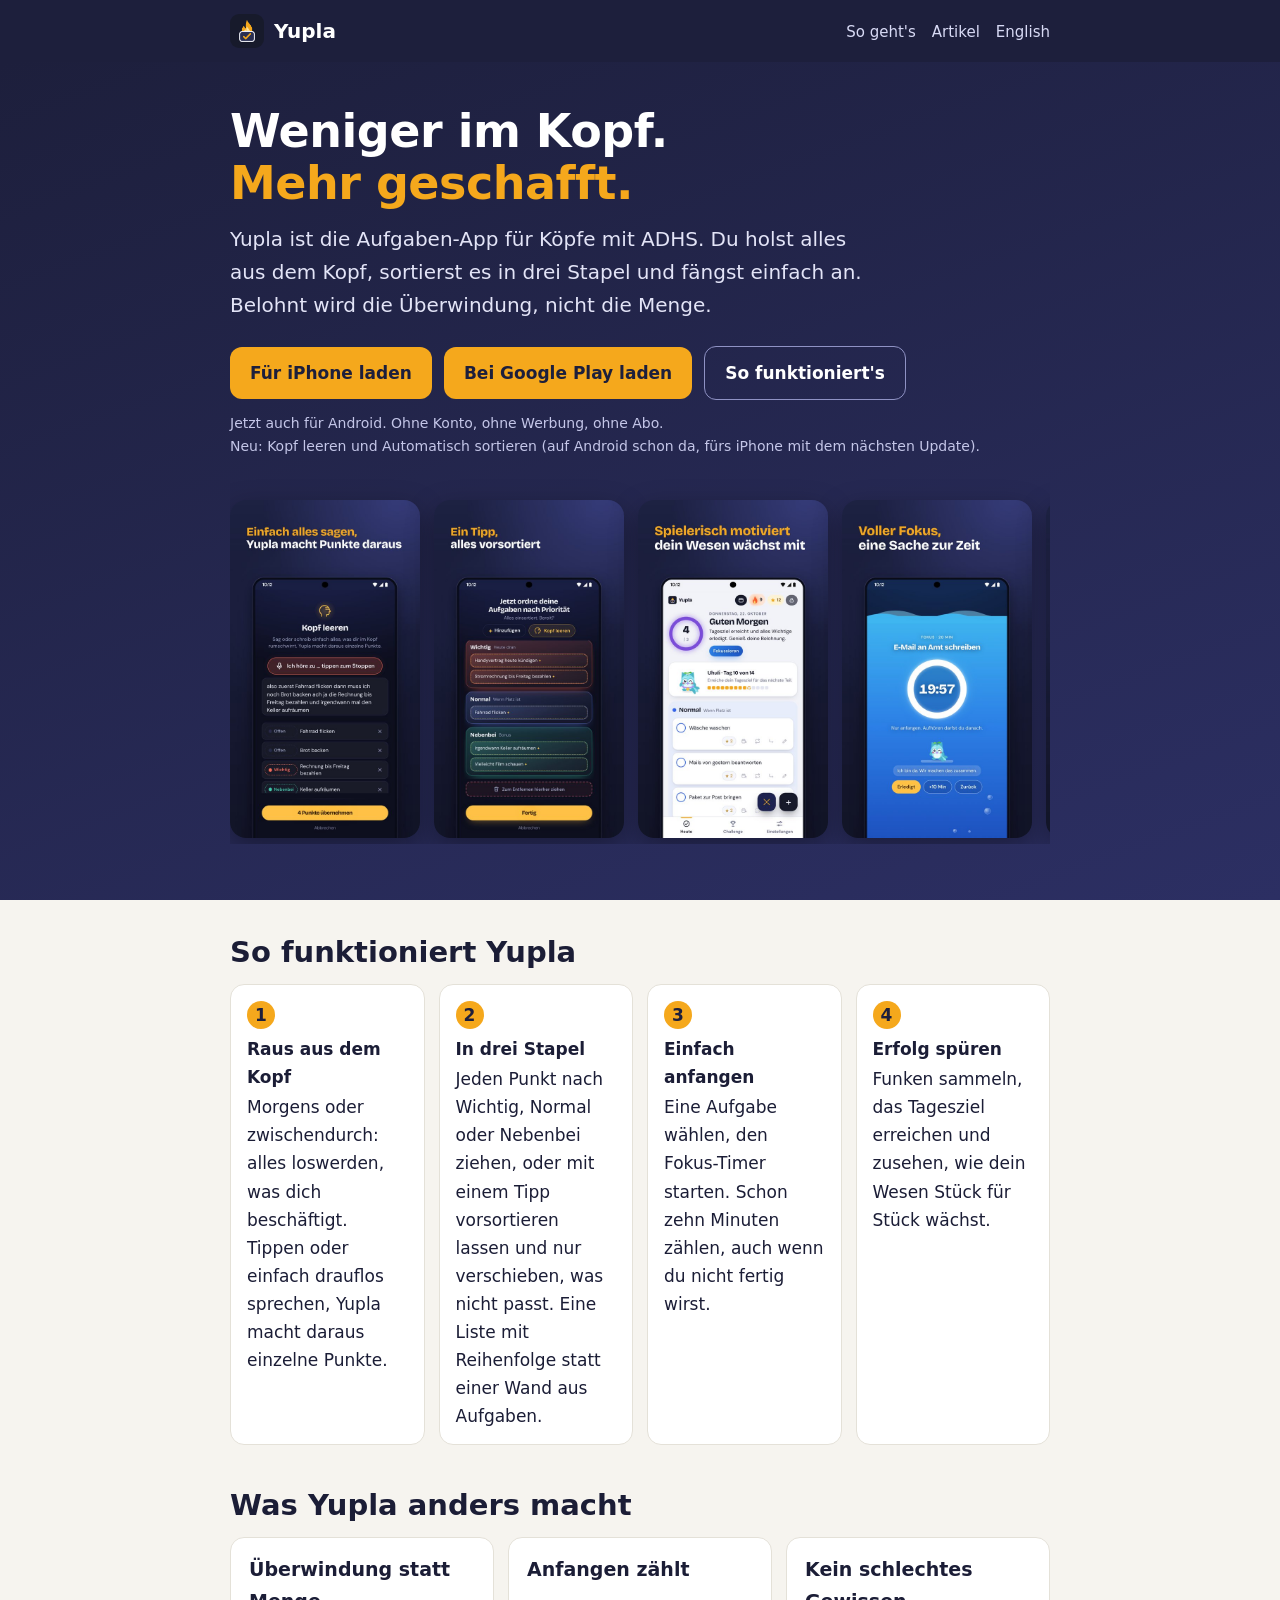
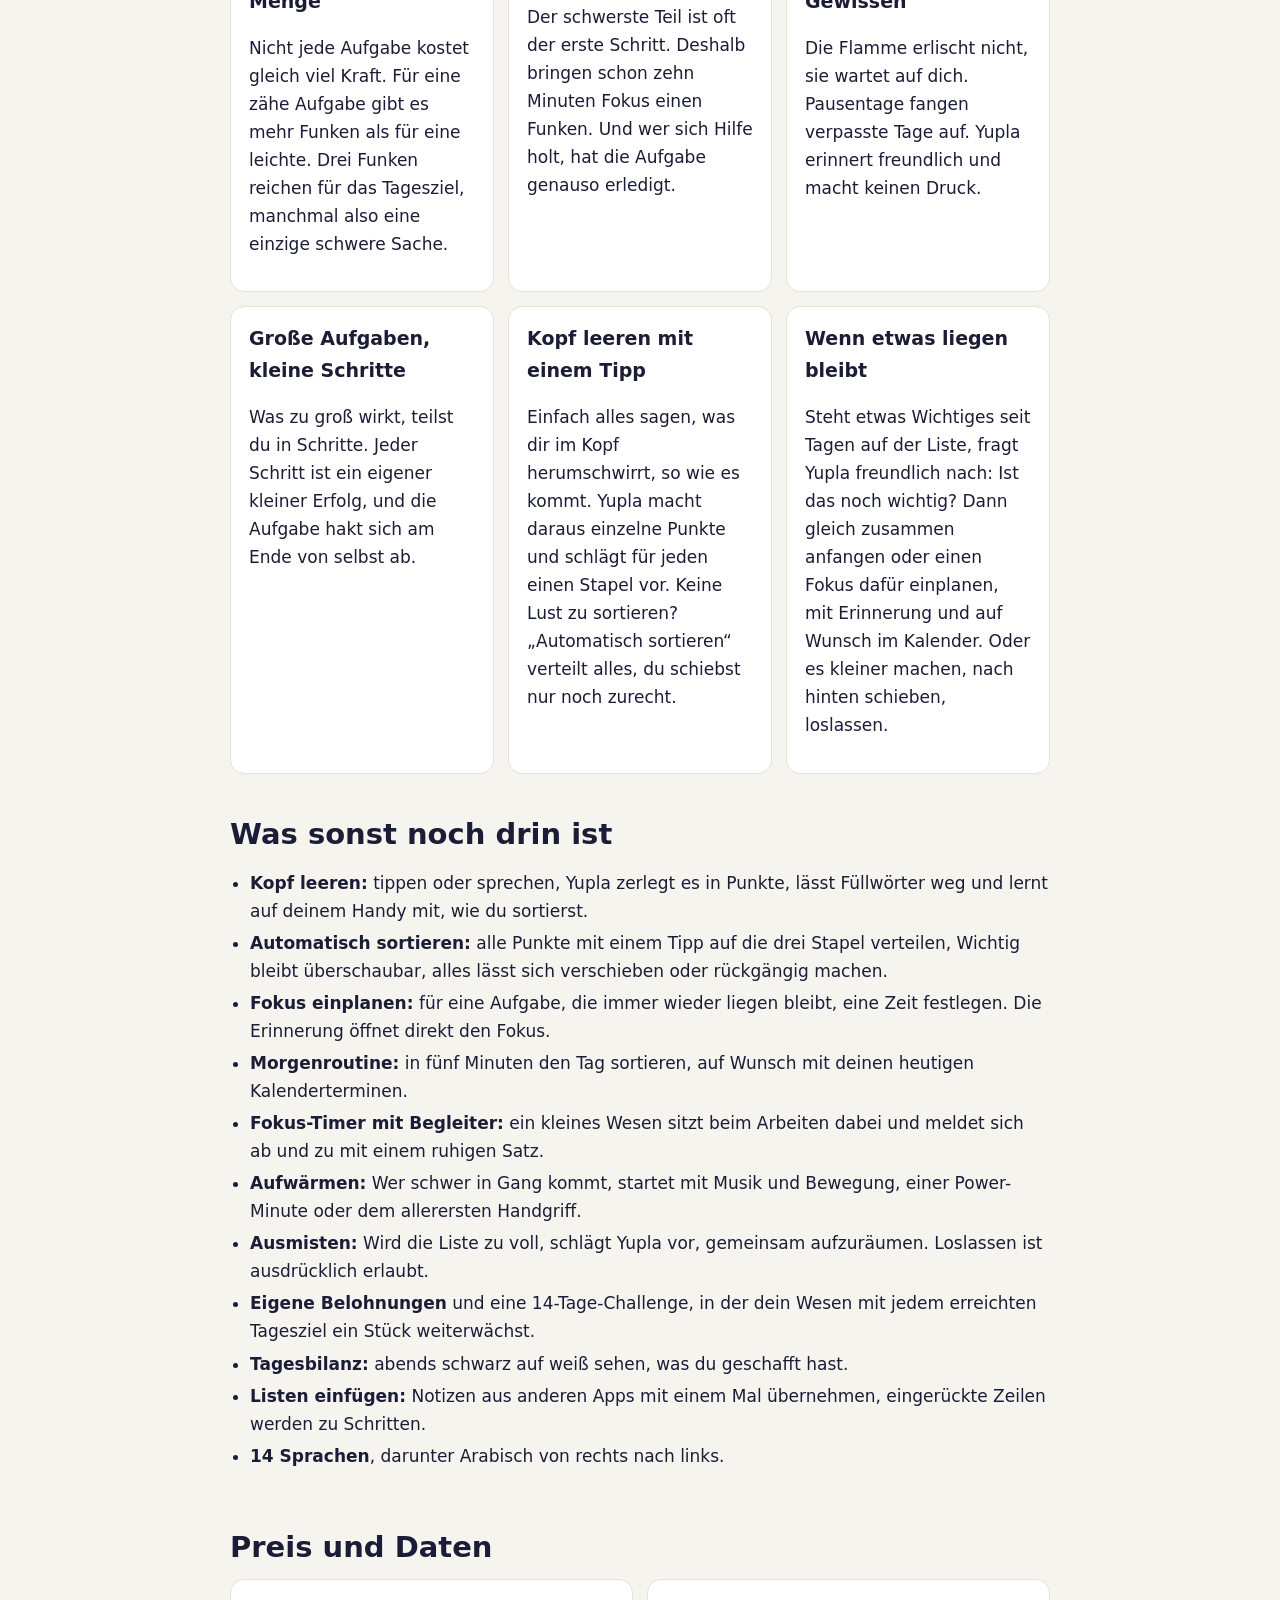
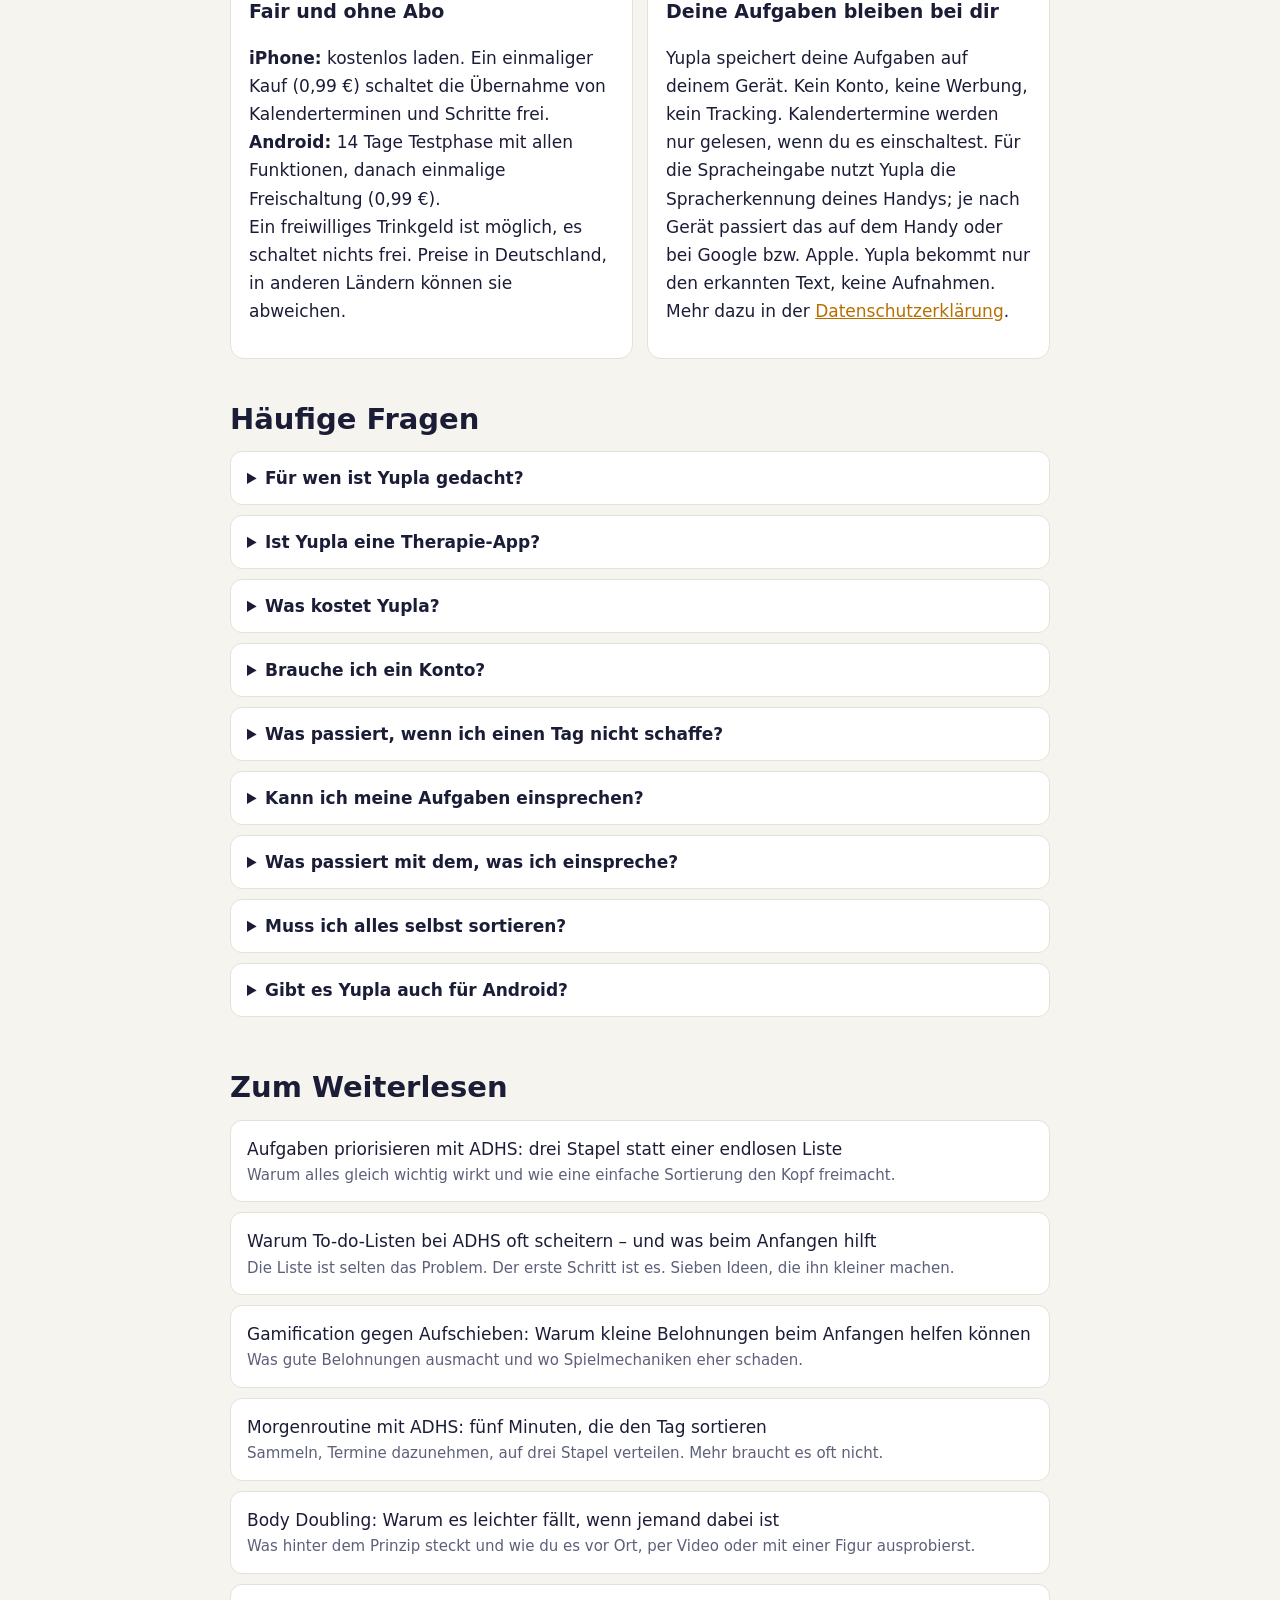
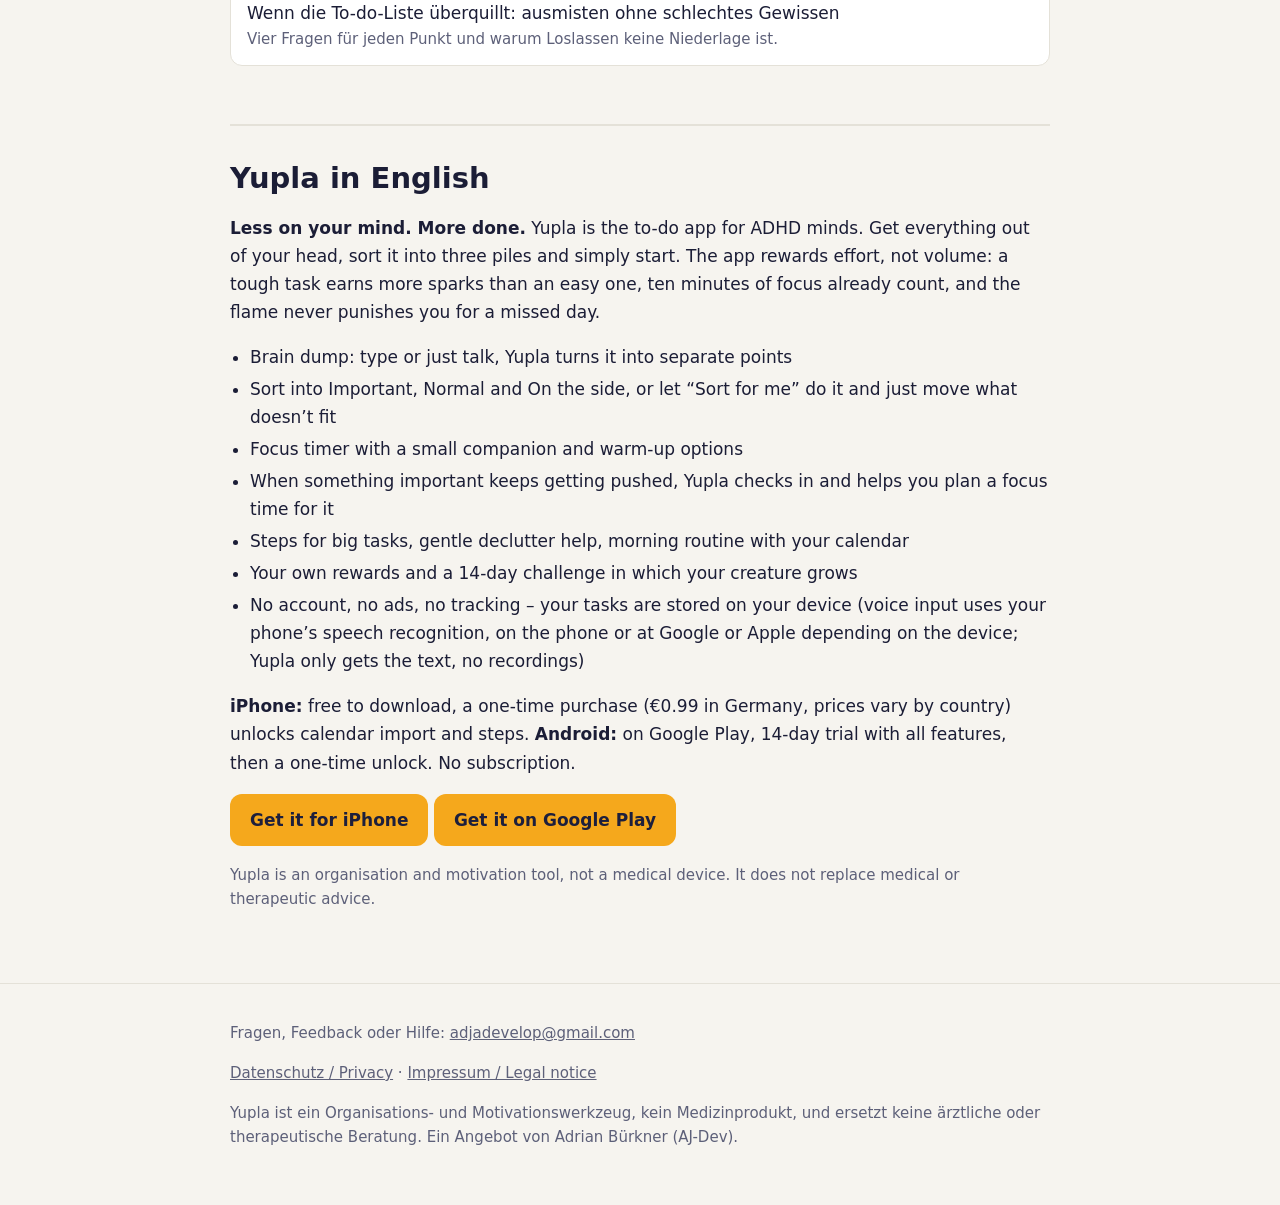
<file: index.html>
<!doctype html>
<html lang="de">
<head>
<meta charset="utf-8">
<meta name="viewport" content="width=device-width,initial-scale=1">
<title>Yupla – die Aufgaben-App für Köpfe mit ADHS</title>
<meta name="description" content="Yupla hilft dir, Aufgaben aus dem Kopf zu holen (tippen oder einfach sprechen), in drei Prioritäten zu sortieren und einfach anzufangen. Belohnt wird die Überwindung, nicht die Menge. Ohne Druck, ohne Konto. Für iPhone und Android.">
<link rel="canonical" href="https://adjadevelop.github.io/gamifymynotes/">
<link rel="alternate" hreflang="de" href="https://adjadevelop.github.io/gamifymynotes/">
<link rel="alternate" hreflang="en" href="https://adjadevelop.github.io/gamifymynotes/#en">
<link rel="icon" href="img/icon.png">
<link rel="apple-touch-icon" href="img/apple-touch-icon.png">
<meta property="og:type" content="website">
<meta property="og:title" content="Yupla – die Aufgaben-App für Köpfe mit ADHS">
<meta property="og:description" content="Aus dem Kopf, in drei Stapel, anfangen. Belohnt wird die Überwindung, nicht die Menge.">
<meta property="og:image" content="https://adjadevelop.github.io/gamifymynotes/img/og.png">
<meta property="og:url" content="https://adjadevelop.github.io/gamifymynotes/">
<meta name="apple-itunes-app" content="app-id=6822262464">
<link rel="stylesheet" href="site.css">
<script type="application/ld+json">
{
 "@context":"https://schema.org",
 "@type":"MobileApplication",
 "name":"Yupla",
 "alternateName":"Yupla: Aufgaben spielerisch",
 "operatingSystem":"iOS, Android",
 "applicationCategory":"ProductivityApplication",
 "description":"Aufgaben-App für Menschen mit ADHS: Gedanken tippen oder einsprechen, Yupla macht daraus einzelne Punkte und sortiert sie auf Wunsch in drei Prioritäten vor, dann mit Fokus-Timer anfangen. Funken für Überwindung, ein Wesen, das mitwächst, eine Flamme ohne Strafe. Ohne Konto, Aufgaben werden auf dem Gerät gespeichert.",
 "inLanguage":["de","en","es","fr","it","nl","pl","pt","ru","tr","ar","ja","ko","zh"],
 "url":"https://adjadevelop.github.io/gamifymynotes/",
 "downloadUrl":["https://apps.apple.com/app/id6822262464","https://play.google.com/store/apps/details?id=de.ajdev.gamifymynotes"],
 "image":"https://adjadevelop.github.io/gamifymynotes/img/og.png",
 "offers":[{"@type":"Offer","price":"0","priceCurrency":"EUR","description":"Kostenlos laden; ein einmaliger Kauf (0,99 € in Deutschland, kein Abo) schaltet weitere Funktionen frei."},{"@type":"Offer","name":"Vollversion (einmaliger Kauf)","price":"0.99","priceCurrency":"EUR","eligibleRegion":"DE","description":"Einmaliger Kauf, kein Abo. Preis in Deutschland, kann je nach Land abweichen."}],
 "author":{"@type":"Organization","name":"AJ-Dev","email":"adjadevelop@gmail.com"}
}
</script>
<script type="application/ld+json">
{
 "@context":"https://schema.org",
 "@type":"FAQPage",
 "mainEntity":[
  {"@type":"Question","name":"Für wen ist Yupla gedacht?","acceptedAnswer":{"@type":"Answer","text":"Für alle, denen Aufgabenlisten schnell über den Kopf wachsen und denen das Anfangen schwerfällt. Entwickelt wurde Yupla mit Blick auf ADHS, die App setzt aber keine Diagnose voraus."}},
  {"@type":"Question","name":"Ist Yupla eine Therapie-App?","acceptedAnswer":{"@type":"Answer","text":"Nein. Yupla ist ein Werkzeug zum Organisieren und Motivieren, kein Medizinprodukt. Die App ersetzt keine ärztliche oder therapeutische Begleitung."}},
  {"@type":"Question","name":"Was kostet Yupla?","acceptedAnswer":{"@type":"Answer","text":"Auf dem iPhone lädst du Yupla kostenlos; ein einmaliger Kauf (0,99 €) schaltet die Übernahme von Kalenderterminen und Schritte für große Aufgaben frei. Unter Android kannst du in einer 14-tägigen Testphase alles nutzen und die App danach mit einem einmaligen Kauf (0,99 €) freischalten. Ein Abo gibt es nicht. Der Preis gilt in Deutschland und kann je nach Land abweichen."}},
  {"@type":"Question","name":"Brauche ich ein Konto?","acceptedAnswer":{"@type":"Answer","text":"Nein. Yupla speichert deine Aufgaben auf deinem Gerät. Es gibt kein Konto, keine Werbung und kein Tracking."}},
  {"@type":"Question","name":"Was passiert, wenn ich einen Tag nicht schaffe?","acceptedAnswer":{"@type":"Answer","text":"Nichts Schlimmes. Die Flamme wartet auf dich, Pausentage fangen verpasste Tage auf. Yupla bestraft dich nicht und macht dir kein schlechtes Gewissen."}},
  {"@type":"Question","name":"Kann ich meine Aufgaben einsprechen?","acceptedAnswer":{"@type":"Answer","text":"Ja. Tippe auf „Kopf leeren“ und sag einfach alles, was dir einfällt, so wie es kommt. Yupla macht daraus einzelne Punkte, lässt Füllwörter weg und schlägt für jeden Punkt einen Stapel vor. Du kannst auch tippen oder eine Liste einfügen."}},
  {"@type":"Question","name":"Was passiert mit dem, was ich einspreche?","acceptedAnswer":{"@type":"Answer","text":"Yupla nutzt die Spracherkennung deines Handys. Je nach Gerät passiert das auf dem Handy oder bei Google bzw. Apple. Yupla bekommt nur den erkannten Text und speichert ihn als Aufgaben auf deinem Handy, keine Aufnahmen. Was du nicht an Google oder Apple geben möchtest, tippst du lieber."}},
  {"@type":"Question","name":"Muss ich alles selbst sortieren?","acceptedAnswer":{"@type":"Answer","text":"Nein. Mit „Automatisch sortieren“ verteilt Yupla alle Punkte auf Wichtig, Normal und Nebenbei, anhand von Wörtern wie „heute“ oder „irgendwann“, deinen Erinnerungen und wie du ähnliche Punkte früher sortiert hast. Wichtig bleibt dabei überschaubar. Was nicht passt, verschiebst du mit dem Finger."}},
  {"@type":"Question","name":"Gibt es Yupla auch für Android?","acceptedAnswer":{"@type":"Answer","text":"Ja. Yupla gibt es bei Google Play für Android-Smartphones und -Tablets."}}
 ]
}
</script>
</head>
<body>
<header class="top"><div class="wrap">
 <a class="brand" href="./"><img src="img/icon.png" alt="" width="34" height="34">Yupla</a>
 <nav><a href="#so-gehts">So geht's</a><a href="#artikel">Artikel</a><a href="#en" hreflang="en">English</a></nav>
</div></header>

<div class="hero"><div class="wrap">
 <h1>Weniger im Kopf.<br><em>Mehr geschafft.</em></h1>
 <p class="lead">Yupla ist die Aufgaben-App für Köpfe mit ADHS. Du holst alles aus dem Kopf, sortierst es in drei Stapel und fängst einfach an. Belohnt wird die Überwindung, nicht die Menge.</p>
 <div class="btns">
  <a class="btn" href="https://apps.apple.com/app/id6822262464">Für iPhone laden</a>
  <a class="btn" href="https://play.google.com/store/apps/details?id=de.ajdev.gamifymynotes">Bei Google Play laden</a>
  <a class="btn ghost" href="#so-gehts">So funktioniert's</a>
 </div>
 <p class="note">Jetzt auch für Android. Ohne Konto, ohne Werbung, ohne Abo.<br>Neu: Kopf leeren und Automatisch sortieren (auf Android schon da, fürs iPhone mit dem nächsten Update).</p>
 <div class="shots" aria-label="Bildschirmfotos der App">
  <img src="img/kopf-leeren.jpg" alt="Kopf leeren: gesprochener Text wird zu einzelnen Punkten mit Vorschlag für den Stapel" width="190" height="338" loading="lazy">
  <img src="img/vorsortiert.jpg" alt="Automatisch sortiert: alle Punkte stehen vorgeschlagen in Wichtig, Normal und Nebenbei" width="190" height="338" loading="lazy">
  <img src="img/start.jpg" alt="Startseite mit Tagesziel-Ring und dem Wesen, das mitwächst" width="190" height="338" loading="lazy">
  <img src="img/fokus.jpg" alt="Fokus-Timer mit kleinem Begleiter" width="190" height="338" loading="lazy">
  <img src="img/kalender.jpg" alt="Kalender mit eingeblendeten Handy-Terminen" width="190" height="338" loading="lazy">
 </div>
</div></div>

<main class="wrap">
<section id="so-gehts">
 <h2>So funktioniert Yupla</h2>
 <ol class="steps">
  <li><b>Raus aus dem Kopf</b>Morgens oder zwischendurch: alles loswerden, was dich beschäftigt. Tippen oder einfach drauflos sprechen, Yupla macht daraus einzelne Punkte.</li>
  <li><b>In drei Stapel</b>Jeden Punkt nach Wichtig, Normal oder Nebenbei ziehen, oder mit einem Tipp vorsortieren lassen und nur verschieben, was nicht passt. Eine Liste mit Reihenfolge statt einer Wand aus Aufgaben.</li>
  <li><b>Einfach anfangen</b>Eine Aufgabe wählen, den Fokus-Timer starten. Schon zehn Minuten zählen, auch wenn du nicht fertig wirst.</li>
  <li><b>Erfolg spüren</b>Funken sammeln, das Tagesziel erreichen und zusehen, wie dein Wesen Stück für Stück wächst.</li>
 </ol>
</section>

<section>
 <h2>Was Yupla anders macht</h2>
 <div class="grid">
  <div class="card"><h3>Überwindung statt Menge</h3><p>Nicht jede Aufgabe kostet gleich viel Kraft. Für eine zähe Aufgabe gibt es mehr Funken als für eine leichte. Drei Funken reichen für das Tagesziel, manchmal also eine einzige schwere Sache.</p></div>
  <div class="card"><h3>Anfangen zählt</h3><p>Der schwerste Teil ist oft der erste Schritt. Deshalb bringen schon zehn Minuten Fokus einen Funken. Und wer sich Hilfe holt, hat die Aufgabe genauso erledigt.</p></div>
  <div class="card"><h3>Kein schlechtes Gewissen</h3><p>Die Flamme erlischt nicht, sie wartet auf dich. Pausentage fangen verpasste Tage auf. Yupla erinnert freundlich und macht keinen Druck.</p></div>
  <div class="card"><h3>Große Aufgaben, kleine Schritte</h3><p>Was zu groß wirkt, teilst du in Schritte. Jeder Schritt ist ein eigener kleiner Erfolg, und die Aufgabe hakt sich am Ende von selbst ab.</p></div>

  <div class="card"><h3>Kopf leeren mit einem Tipp</h3><p>Einfach alles sagen, was dir im Kopf herumschwirrt, so wie es kommt. Yupla macht daraus einzelne Punkte und schlägt für jeden einen Stapel vor. Keine Lust zu sortieren? „Automatisch sortieren“ verteilt alles, du schiebst nur noch zurecht.</p></div>
  <div class="card"><h3>Wenn etwas liegen bleibt</h3><p>Steht etwas Wichtiges seit Tagen auf der Liste, fragt Yupla freundlich nach: Ist das noch wichtig? Dann gleich zusammen anfangen oder einen Fokus dafür einplanen, mit Erinnerung und auf Wunsch im Kalender. Oder es kleiner machen, nach hinten schieben, loslassen.</p></div>
 </div>
</section>

<section>
 <h2>Was sonst noch drin ist</h2>
 <ul class="plain">
  <li><b>Kopf leeren:</b> tippen oder sprechen, Yupla zerlegt es in Punkte, lässt Füllwörter weg und lernt auf deinem Handy mit, wie du sortierst.</li>
  <li><b>Automatisch sortieren:</b> alle Punkte mit einem Tipp auf die drei Stapel verteilen, Wichtig bleibt überschaubar, alles lässt sich verschieben oder rückgängig machen.</li>
  <li><b>Fokus einplanen:</b> für eine Aufgabe, die immer wieder liegen bleibt, eine Zeit festlegen. Die Erinnerung öffnet direkt den Fokus.</li>
  <li><b>Morgenroutine:</b> in fünf Minuten den Tag sortieren, auf Wunsch mit deinen heutigen Kalenderterminen.</li>
  <li><b>Fokus-Timer mit Begleiter:</b> ein kleines Wesen sitzt beim Arbeiten dabei und meldet sich ab und zu mit einem ruhigen Satz.</li>
  <li><b>Aufwärmen:</b> Wer schwer in Gang kommt, startet mit Musik und Bewegung, einer Power-Minute oder dem allerersten Handgriff.</li>
  <li><b>Ausmisten:</b> Wird die Liste zu voll, schlägt Yupla vor, gemeinsam aufzuräumen. Loslassen ist ausdrücklich erlaubt.</li>
  <li><b>Eigene Belohnungen</b> und eine 14-Tage-Challenge, in der dein Wesen mit jedem erreichten Tagesziel ein Stück weiterwächst.</li>
  <li><b>Tagesbilanz:</b> abends schwarz auf weiß sehen, was du geschafft hast.</li>
  <li><b>Listen einfügen:</b> Notizen aus anderen Apps mit einem Mal übernehmen, eingerückte Zeilen werden zu Schritten.</li>
  <li><b>14 Sprachen</b>, darunter Arabisch von rechts nach links.</li>
 </ul>
</section>

<section>
 <h2>Preis und Daten</h2>
 <div class="grid">
  <div class="card"><h3>Fair und ohne Abo</h3><p><b>iPhone:</b> kostenlos laden. Ein einmaliger Kauf (0,99 €) schaltet die Übernahme von Kalenderterminen und Schritte frei.<br><b>Android:</b> 14 Tage Testphase mit allen Funktionen, danach einmalige Freischaltung (0,99 €).<br>Ein freiwilliges Trinkgeld ist möglich, es schaltet nichts frei. Preise in Deutschland, in anderen Ländern können sie abweichen.</p></div>
  <div class="card"><h3>Deine Aufgaben bleiben bei dir</h3><p>Yupla speichert deine Aufgaben auf deinem Gerät. Kein Konto, keine Werbung, kein Tracking. Kalendertermine werden nur gelesen, wenn du es einschaltest. Für die Spracheingabe nutzt Yupla die Spracherkennung deines Handys; je nach Gerät passiert das auf dem Handy oder bei Google bzw. Apple. Yupla bekommt nur den erkannten Text, keine Aufnahmen. Mehr dazu in der <a href="datenschutz.html">Datenschutzerklärung</a>.</p></div>
 </div>
</section>

<section id="faq">
 <h2>Häufige Fragen</h2>
 <details><summary>Für wen ist Yupla gedacht?</summary><p>Für alle, denen Aufgabenlisten schnell über den Kopf wachsen und denen das Anfangen schwerfällt. Entwickelt wurde Yupla mit Blick auf ADHS, die App setzt aber keine Diagnose voraus.</p></details>
 <details><summary>Ist Yupla eine Therapie-App?</summary><p>Nein. Yupla ist ein Werkzeug zum Organisieren und Motivieren, kein Medizinprodukt. Die App ersetzt keine ärztliche oder therapeutische Begleitung.</p></details>
 <details><summary>Was kostet Yupla?</summary><p>Auf dem iPhone lädst du Yupla kostenlos; ein einmaliger Kauf (0,99 €) schaltet die Übernahme von Kalenderterminen und Schritte für große Aufgaben frei. Unter Android kannst du in einer 14-tägigen Testphase alles nutzen und die App danach mit einem einmaligen Kauf (0,99 €) freischalten. Ein Abo gibt es nicht. Der Preis gilt in Deutschland und kann je nach Land abweichen.</p></details>
 <details><summary>Brauche ich ein Konto?</summary><p>Nein. Yupla speichert deine Aufgaben auf deinem Gerät. Es gibt kein Konto, keine Werbung und kein Tracking.</p></details>
 <details><summary>Was passiert, wenn ich einen Tag nicht schaffe?</summary><p>Nichts Schlimmes. Die Flamme wartet auf dich, Pausentage fangen verpasste Tage auf. Yupla bestraft dich nicht und macht dir kein schlechtes Gewissen.</p></details>
 <details><summary>Kann ich meine Aufgaben einsprechen?</summary><p>Ja. Tippe auf „Kopf leeren“ und sag einfach alles, was dir einfällt, so wie es kommt. Yupla macht daraus einzelne Punkte, lässt Füllwörter weg und schlägt für jeden Punkt einen Stapel vor. Du kannst auch tippen oder eine Liste einfügen.</p></details>
 <details><summary>Was passiert mit dem, was ich einspreche?</summary><p>Yupla nutzt die Spracherkennung deines Handys. Je nach Gerät passiert das auf dem Handy oder bei Google bzw. Apple. Yupla bekommt nur den erkannten Text und speichert ihn als Aufgaben auf deinem Handy, keine Aufnahmen. Was du nicht an Google oder Apple geben möchtest, tippst du lieber.</p></details>
 <details><summary>Muss ich alles selbst sortieren?</summary><p>Nein. Mit „Automatisch sortieren“ verteilt Yupla alle Punkte auf Wichtig, Normal und Nebenbei, anhand von Wörtern wie „heute“ oder „irgendwann“, deinen Erinnerungen und wie du ähnliche Punkte früher sortiert hast. Wichtig bleibt dabei überschaubar. Was nicht passt, verschiebst du mit dem Finger.</p></details>
 <details><summary>Gibt es Yupla auch für Android?</summary><p>Ja. Yupla gibt es bei <a href="https://play.google.com/store/apps/details?id=de.ajdev.gamifymynotes">Google Play</a> für Android-Smartphones und -Tablets.</p></details>
</section>

<section id="artikel">
 <h2>Zum Weiterlesen</h2>
 <div class="art-list">
  <a href="artikel/aufgaben-priorisieren-adhs.html">Aufgaben priorisieren mit ADHS: drei Stapel statt einer endlosen Liste<span>Warum alles gleich wichtig wirkt und wie eine einfache Sortierung den Kopf freimacht.</span></a>
  <a href="artikel/anfangen-to-do-listen-adhs.html">Warum To-do-Listen bei ADHS oft scheitern – und was beim Anfangen hilft<span>Die Liste ist selten das Problem. Der erste Schritt ist es. Sieben Ideen, die ihn kleiner machen.</span></a>
  <a href="artikel/gamification-aufschieben.html">Gamification gegen Aufschieben: Warum kleine Belohnungen beim Anfangen helfen können<span>Was gute Belohnungen ausmacht und wo Spielmechaniken eher schaden.</span></a>
  <a href="artikel/morgenroutine-adhs.html">Morgenroutine mit ADHS: fünf Minuten, die den Tag sortieren<span>Sammeln, Termine dazunehmen, auf drei Stapel verteilen. Mehr braucht es oft nicht.</span></a>
  <a href="artikel/body-doubling.html">Body Doubling: Warum es leichter fällt, wenn jemand dabei ist<span>Was hinter dem Prinzip steckt und wie du es vor Ort, per Video oder mit einer Figur ausprobierst.</span></a>
  <a href="artikel/volle-to-do-liste-ausmisten.html">Wenn die To-do-Liste überquillt: ausmisten ohne schlechtes Gewissen<span>Vier Fragen für jeden Punkt und warum Loslassen keine Niederlage ist.</span></a>
 </div>
</section>

<section id="en" class="en" lang="en">
 <h2>Yupla in English</h2>
 <p><b>Less on your mind. More done.</b> Yupla is the to-do app for ADHD minds. Get everything out of your head, sort it into three piles and simply start. The app rewards effort, not volume: a tough task earns more sparks than an easy one, ten minutes of focus already count, and the flame never punishes you for a missed day.</p>
 <ul class="plain">
  <li>Brain dump: type or just talk, Yupla turns it into separate points</li>
  <li>Sort into Important, Normal and On the side, or let “Sort for me” do it and just move what doesn’t fit</li>
  <li>Focus timer with a small companion and warm-up options</li>
  <li>When something important keeps getting pushed, Yupla checks in and helps you plan a focus time for it</li>
  <li>Steps for big tasks, gentle declutter help, morning routine with your calendar</li>
  <li>Your own rewards and a 14-day challenge in which your creature grows</li>
  <li>No account, no ads, no tracking – your tasks are stored on your device (voice input uses your phone’s speech recognition, on the phone or at Google or Apple depending on the device; Yupla only gets the text, no recordings)</li>
 </ul>
 <p><b>iPhone:</b> free to download, a one-time purchase (€0.99 in Germany, prices vary by country) unlocks calendar import and steps. <b>Android:</b> on Google Play, 14-day trial with all features, then a one-time unlock. No subscription.</p>
 <p><a class="btn" href="https://apps.apple.com/app/id6822262464">Get it for iPhone</a> <a class="btn" href="https://play.google.com/store/apps/details?id=de.ajdev.gamifymynotes&amp;hl=en">Get it on Google Play</a></p>
 <p class="muted">Yupla is an organisation and motivation tool, not a medical device. It does not replace medical or therapeutic advice.</p>
</section>
</main>

<footer><div class="wrap">
 <p>Fragen, Feedback oder Hilfe: <a href="mailto:adjadevelop@gmail.com">adjadevelop@gmail.com</a></p>
 <p><a href="datenschutz.html">Datenschutz / Privacy</a> · <a href="impressum.html">Impressum / Legal notice</a></p>
 <p>Yupla ist ein Organisations- und Motivationswerkzeug, kein Medizinprodukt, und ersetzt keine ärztliche oder therapeutische Beratung. Ein Angebot von Adrian Bürkner (AJ-Dev).</p>
</div></footer>
</body>
</html>
</file>
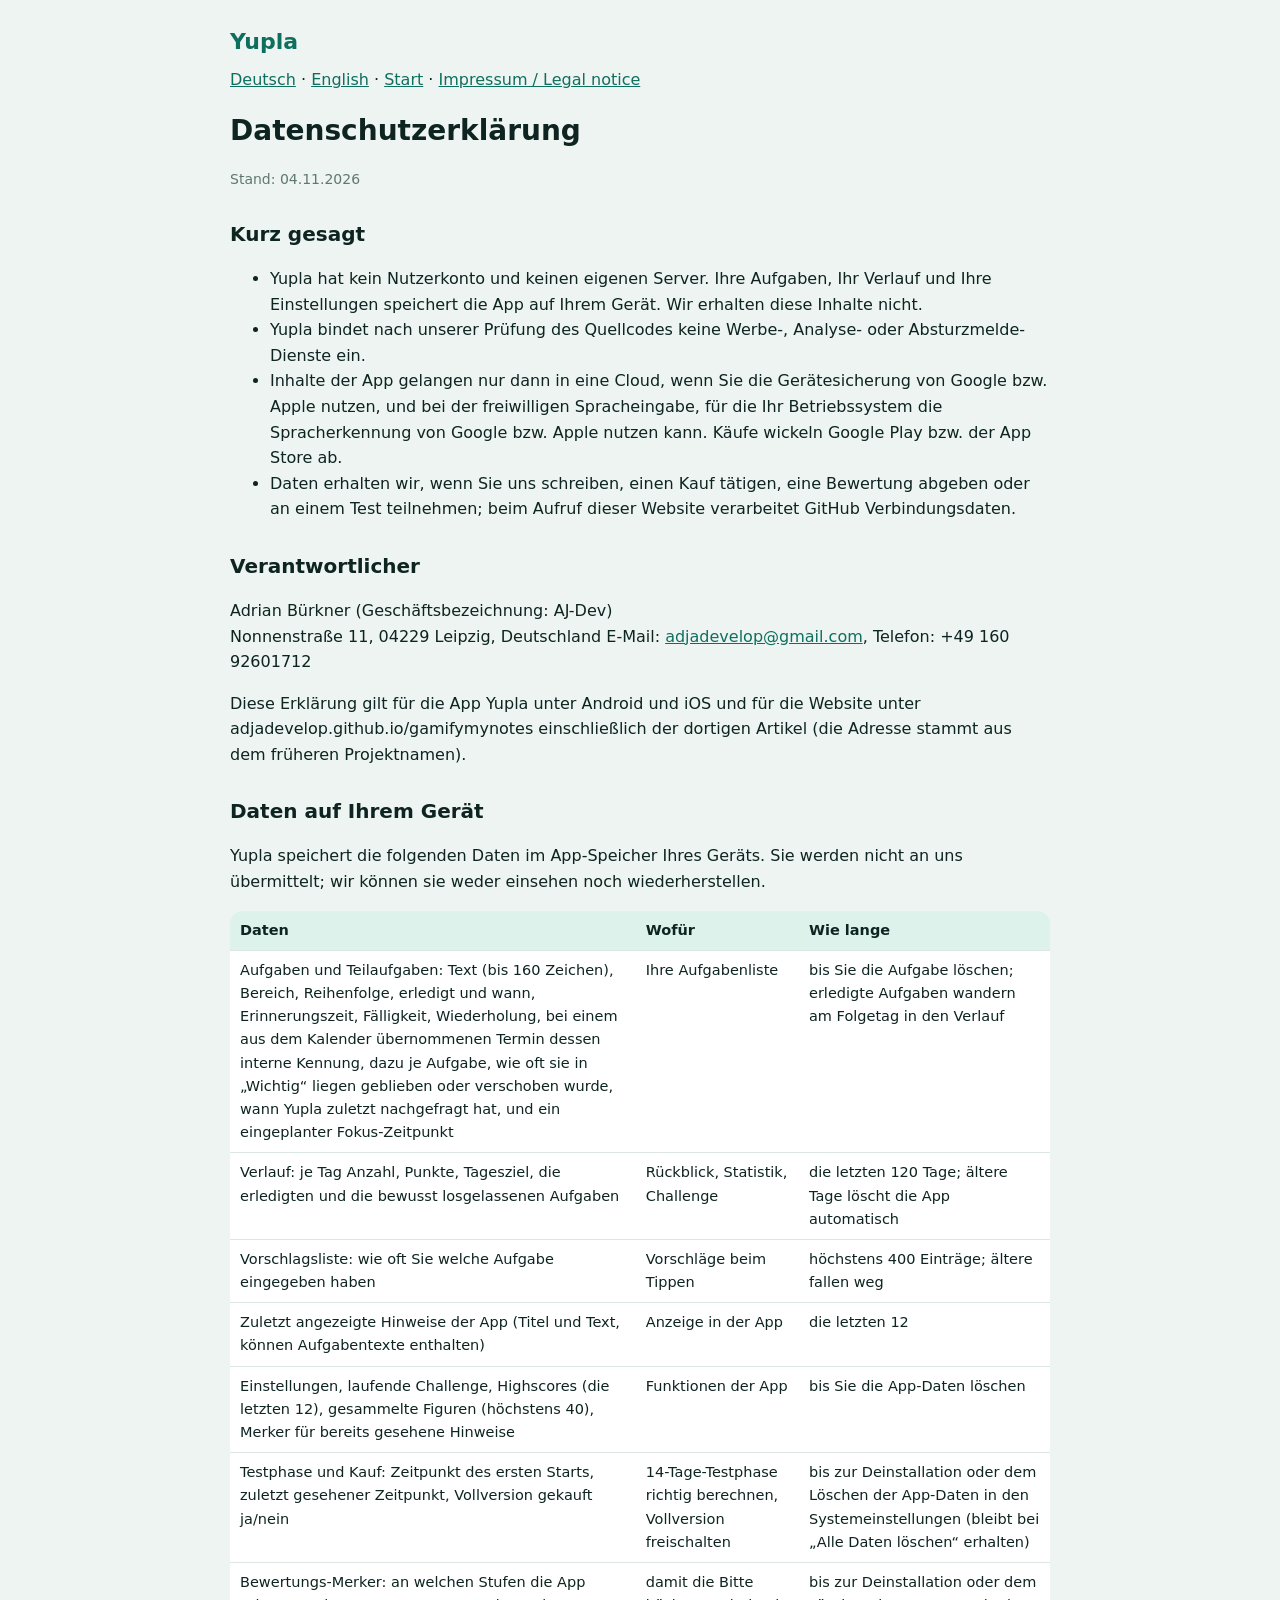
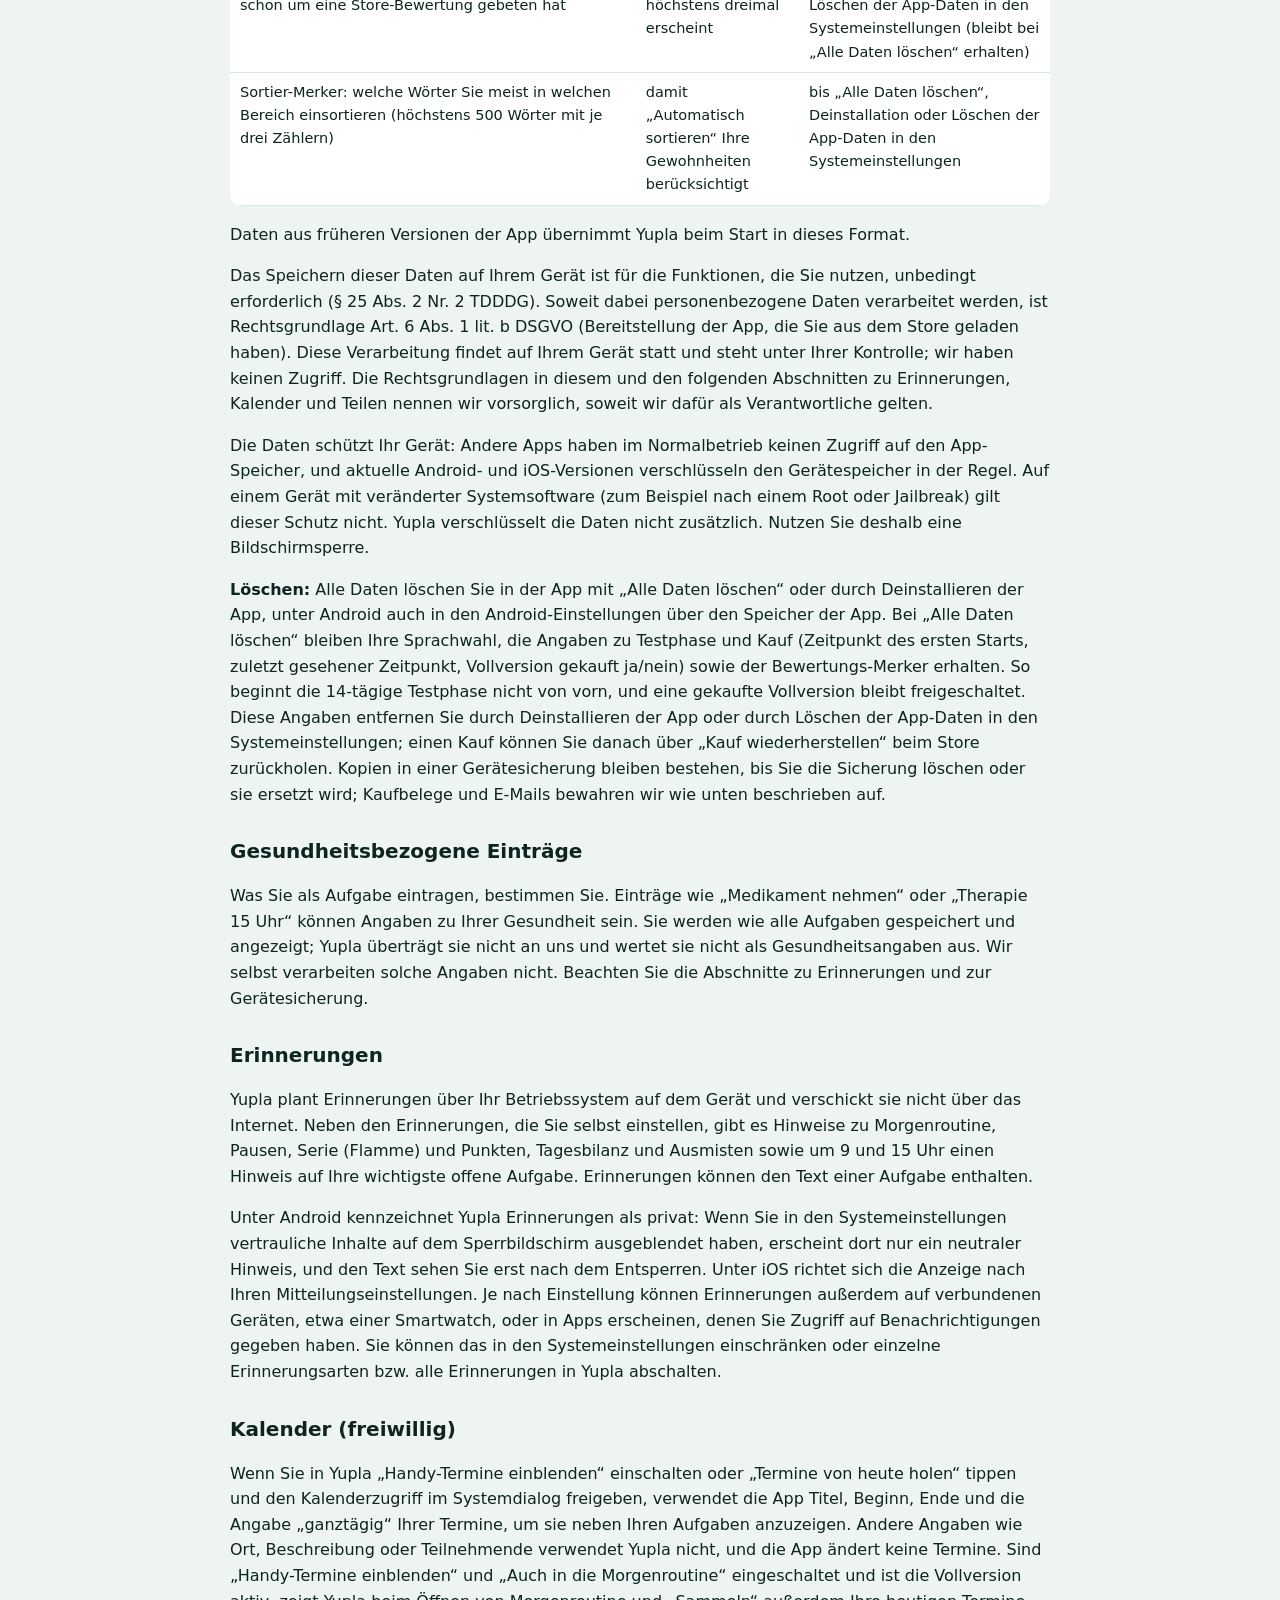
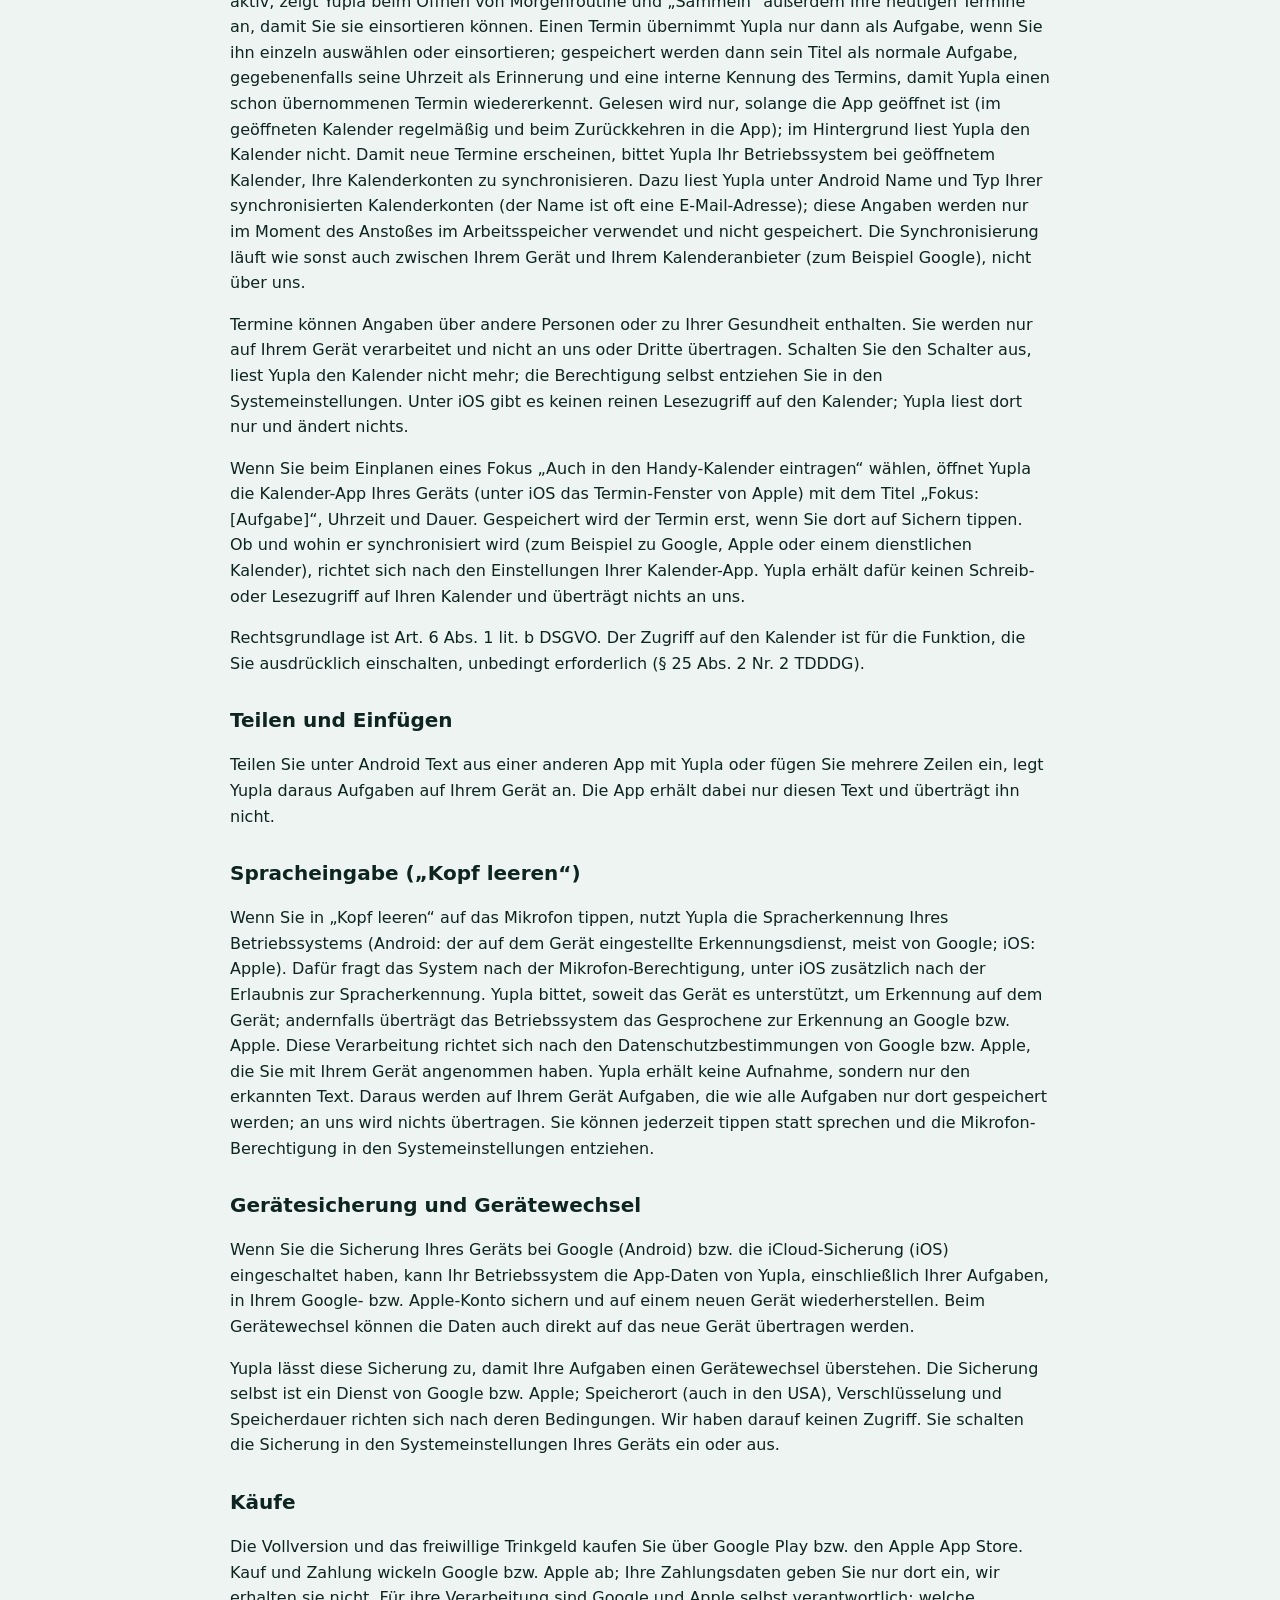
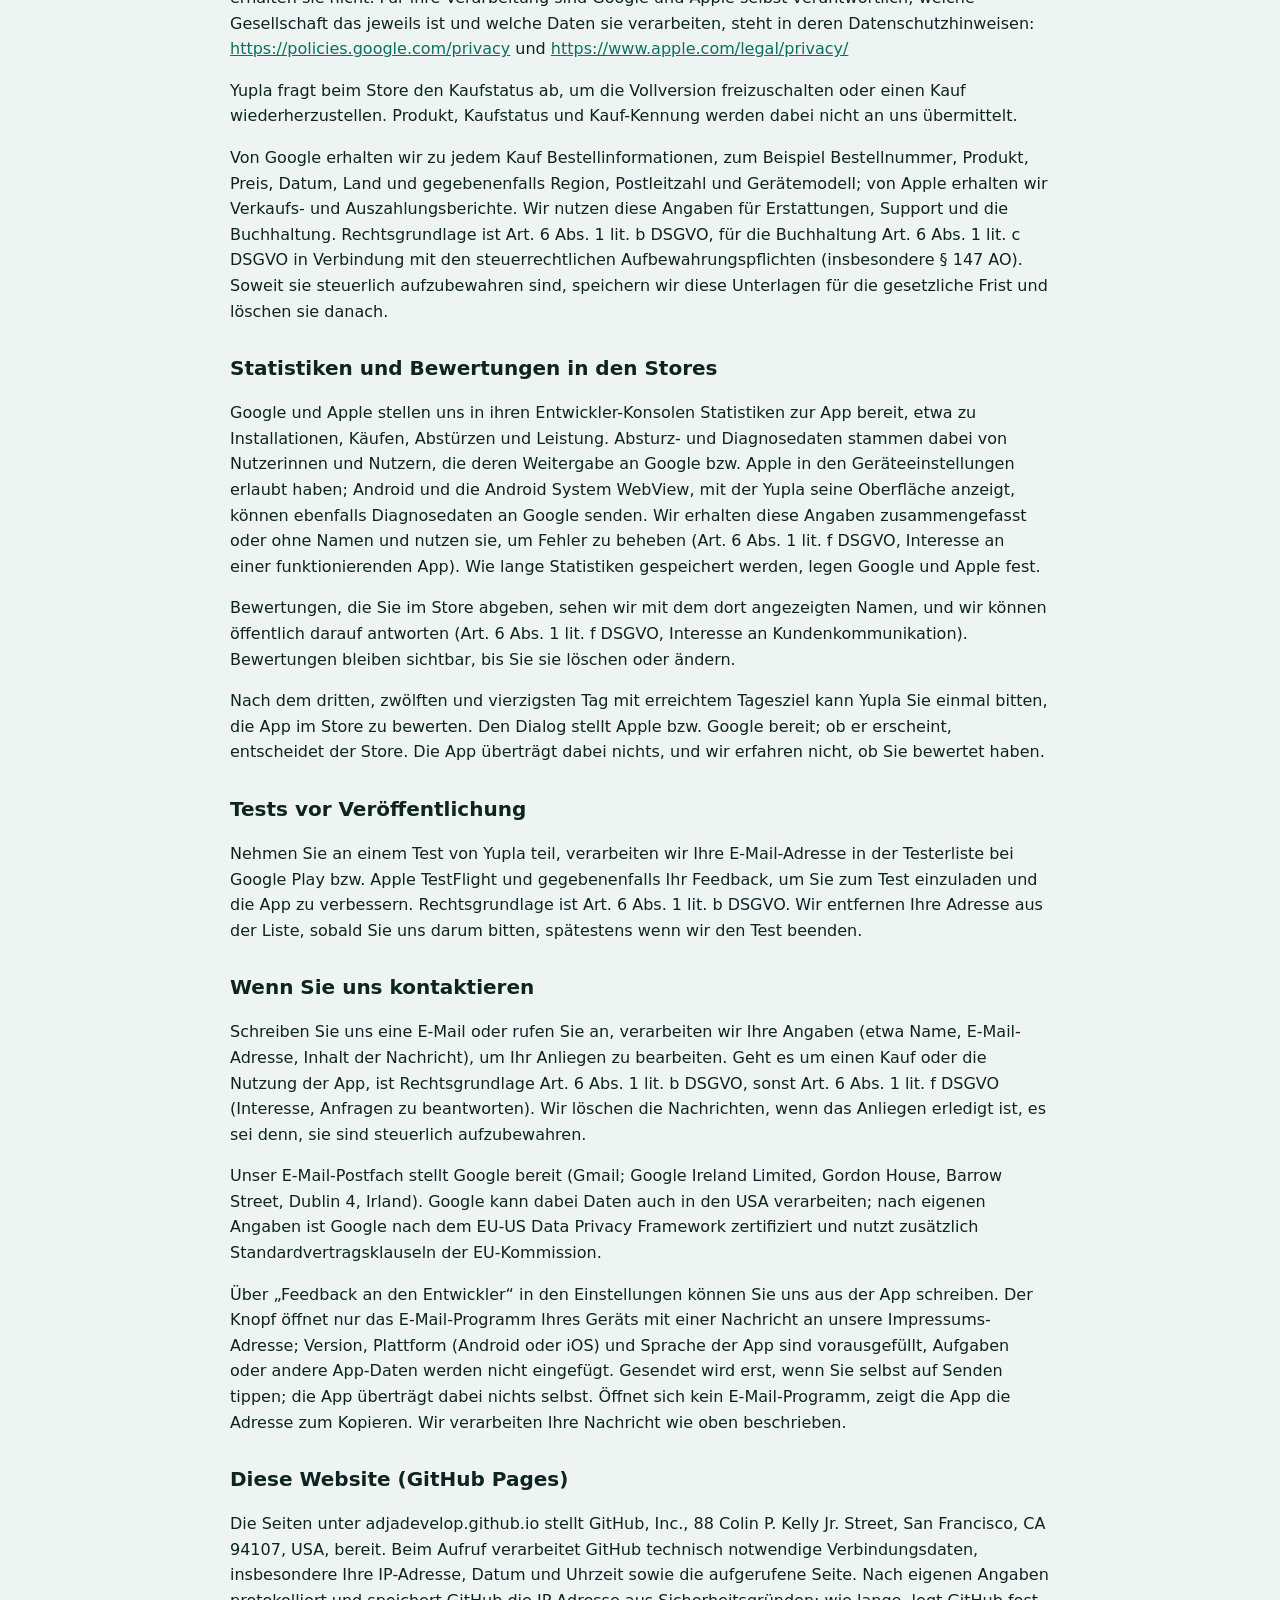
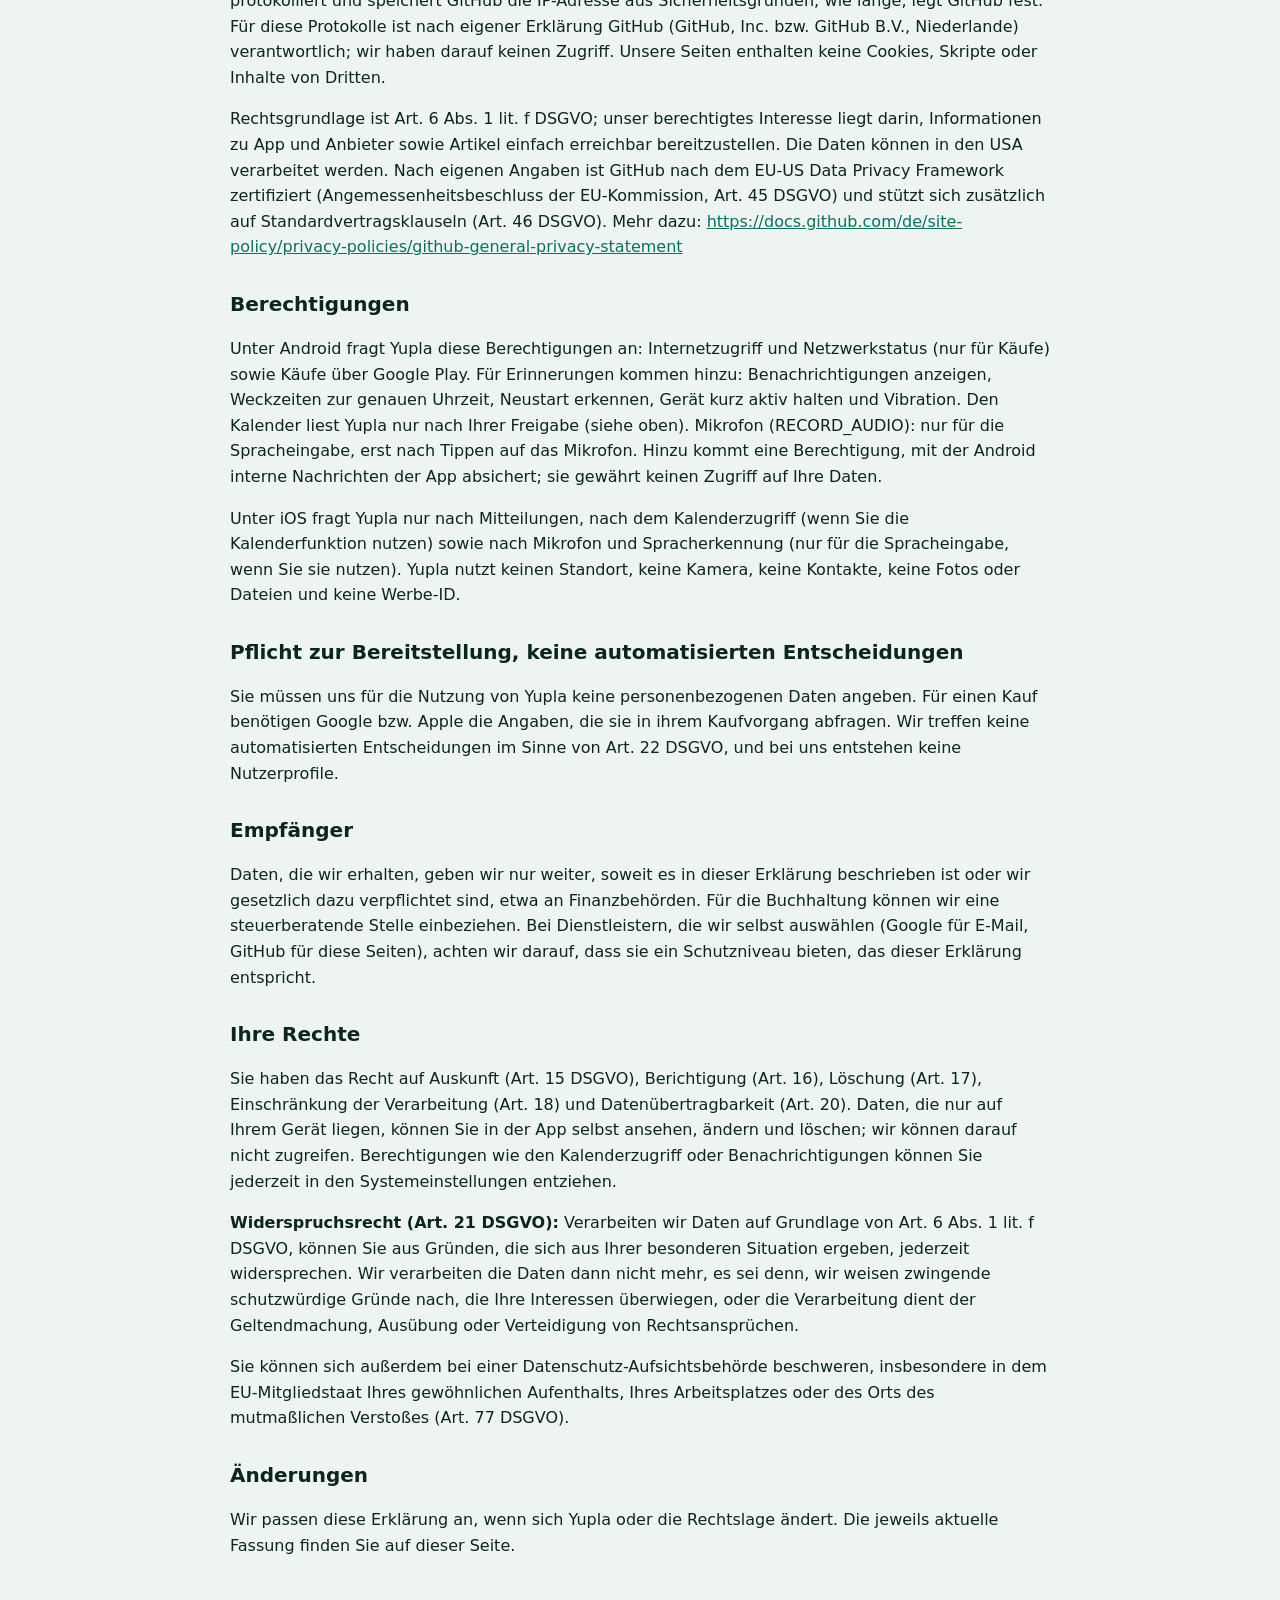
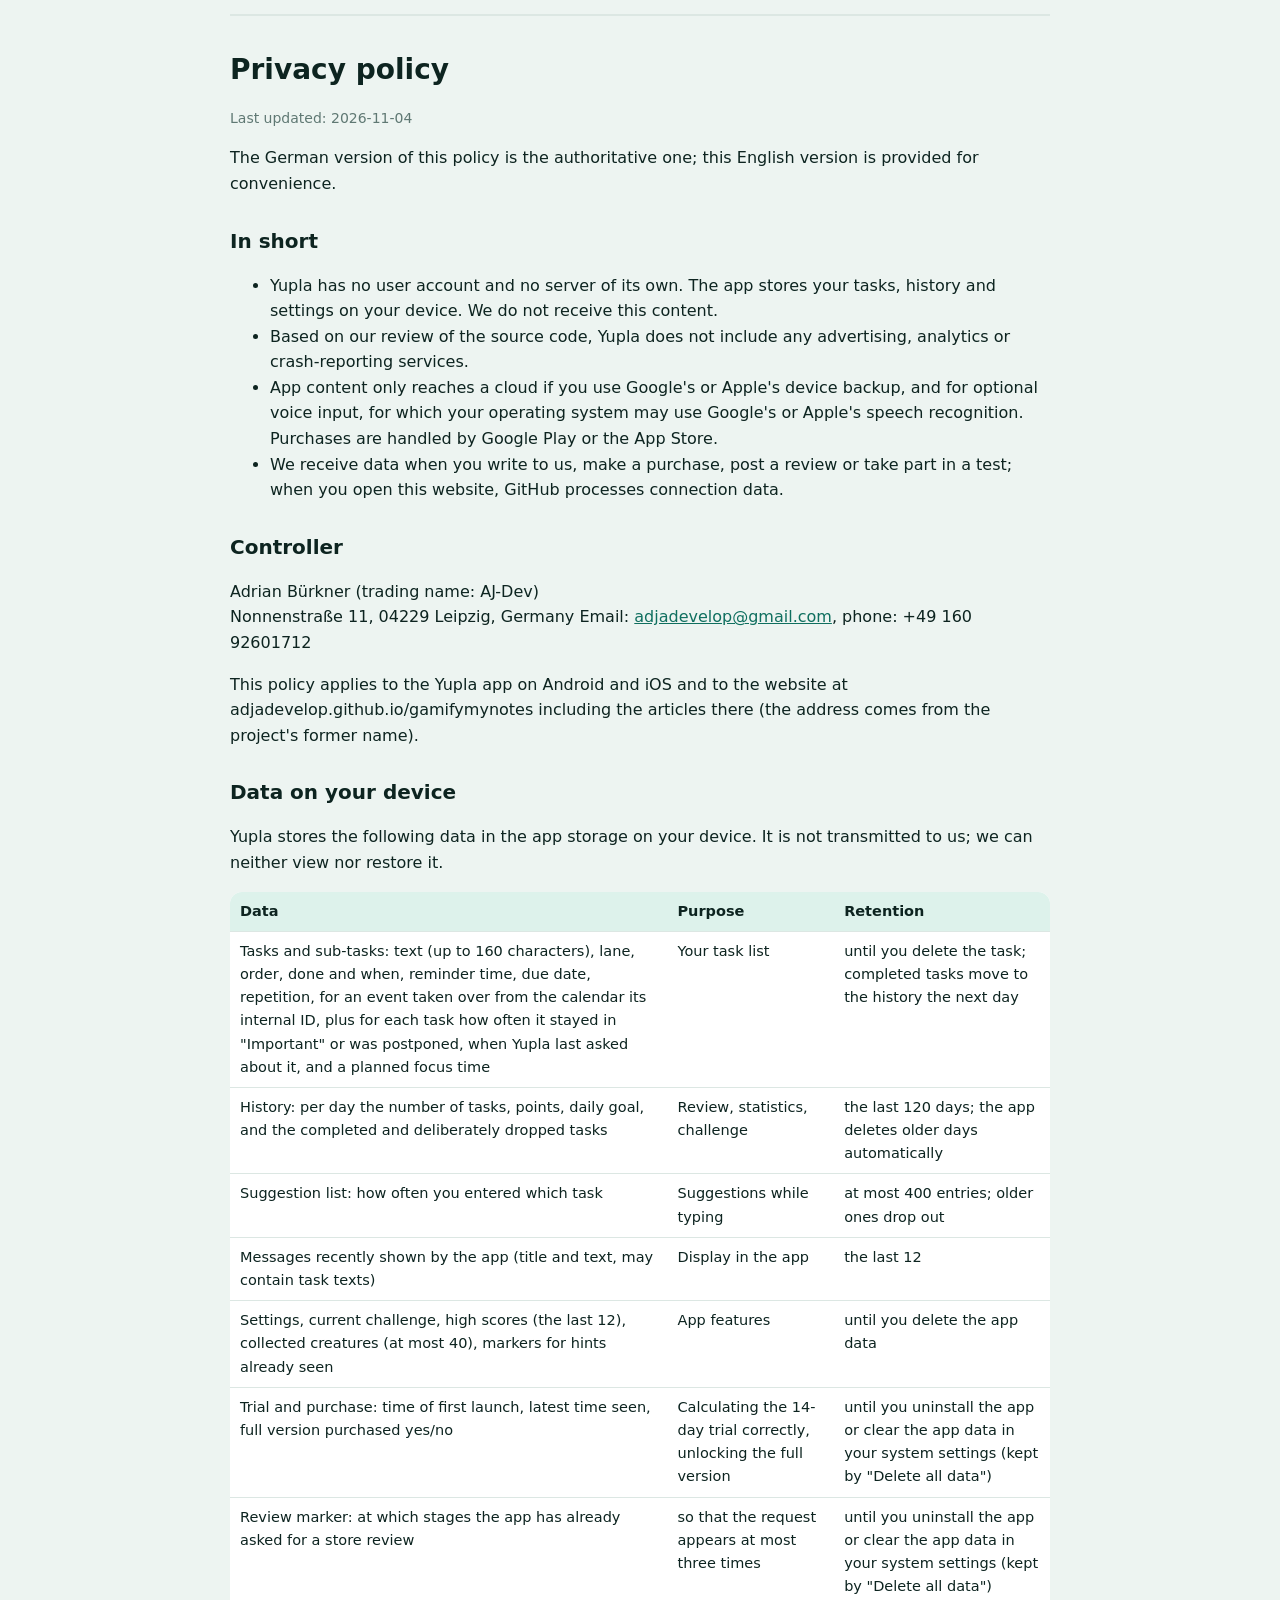
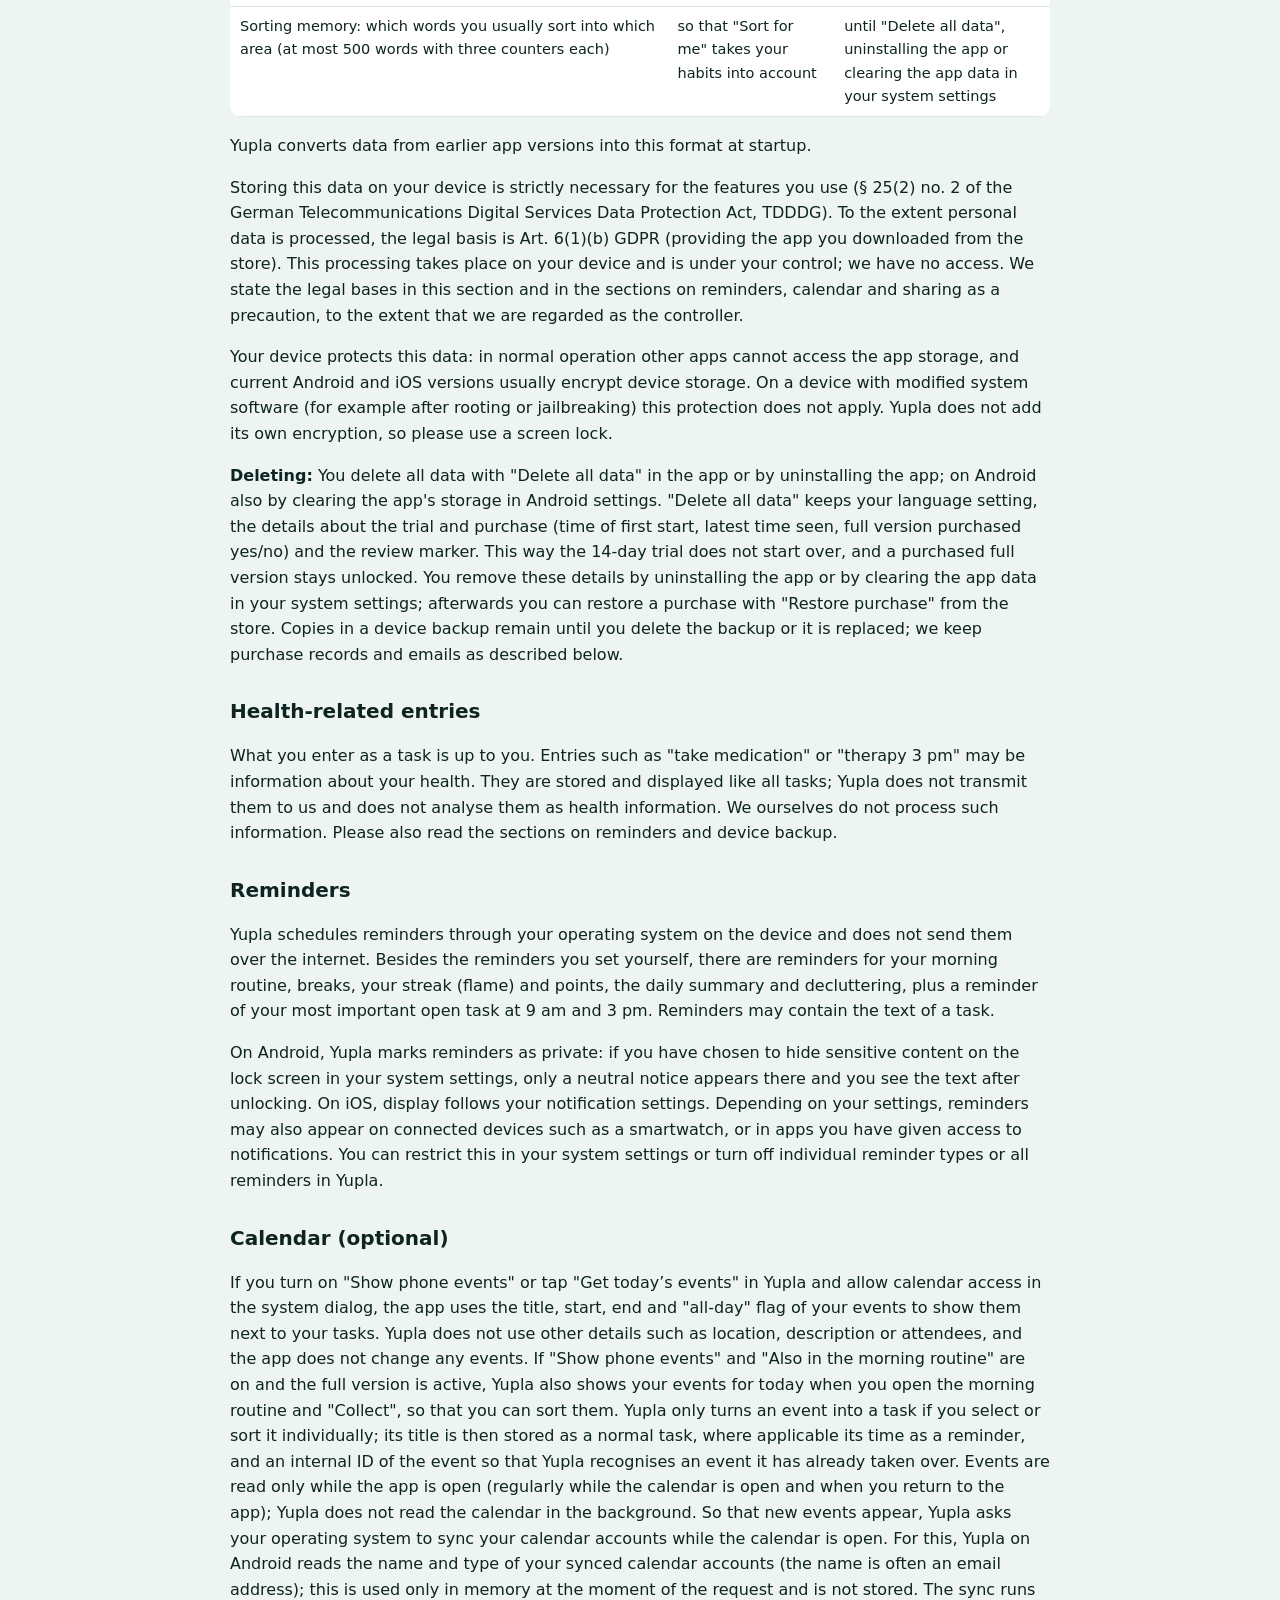
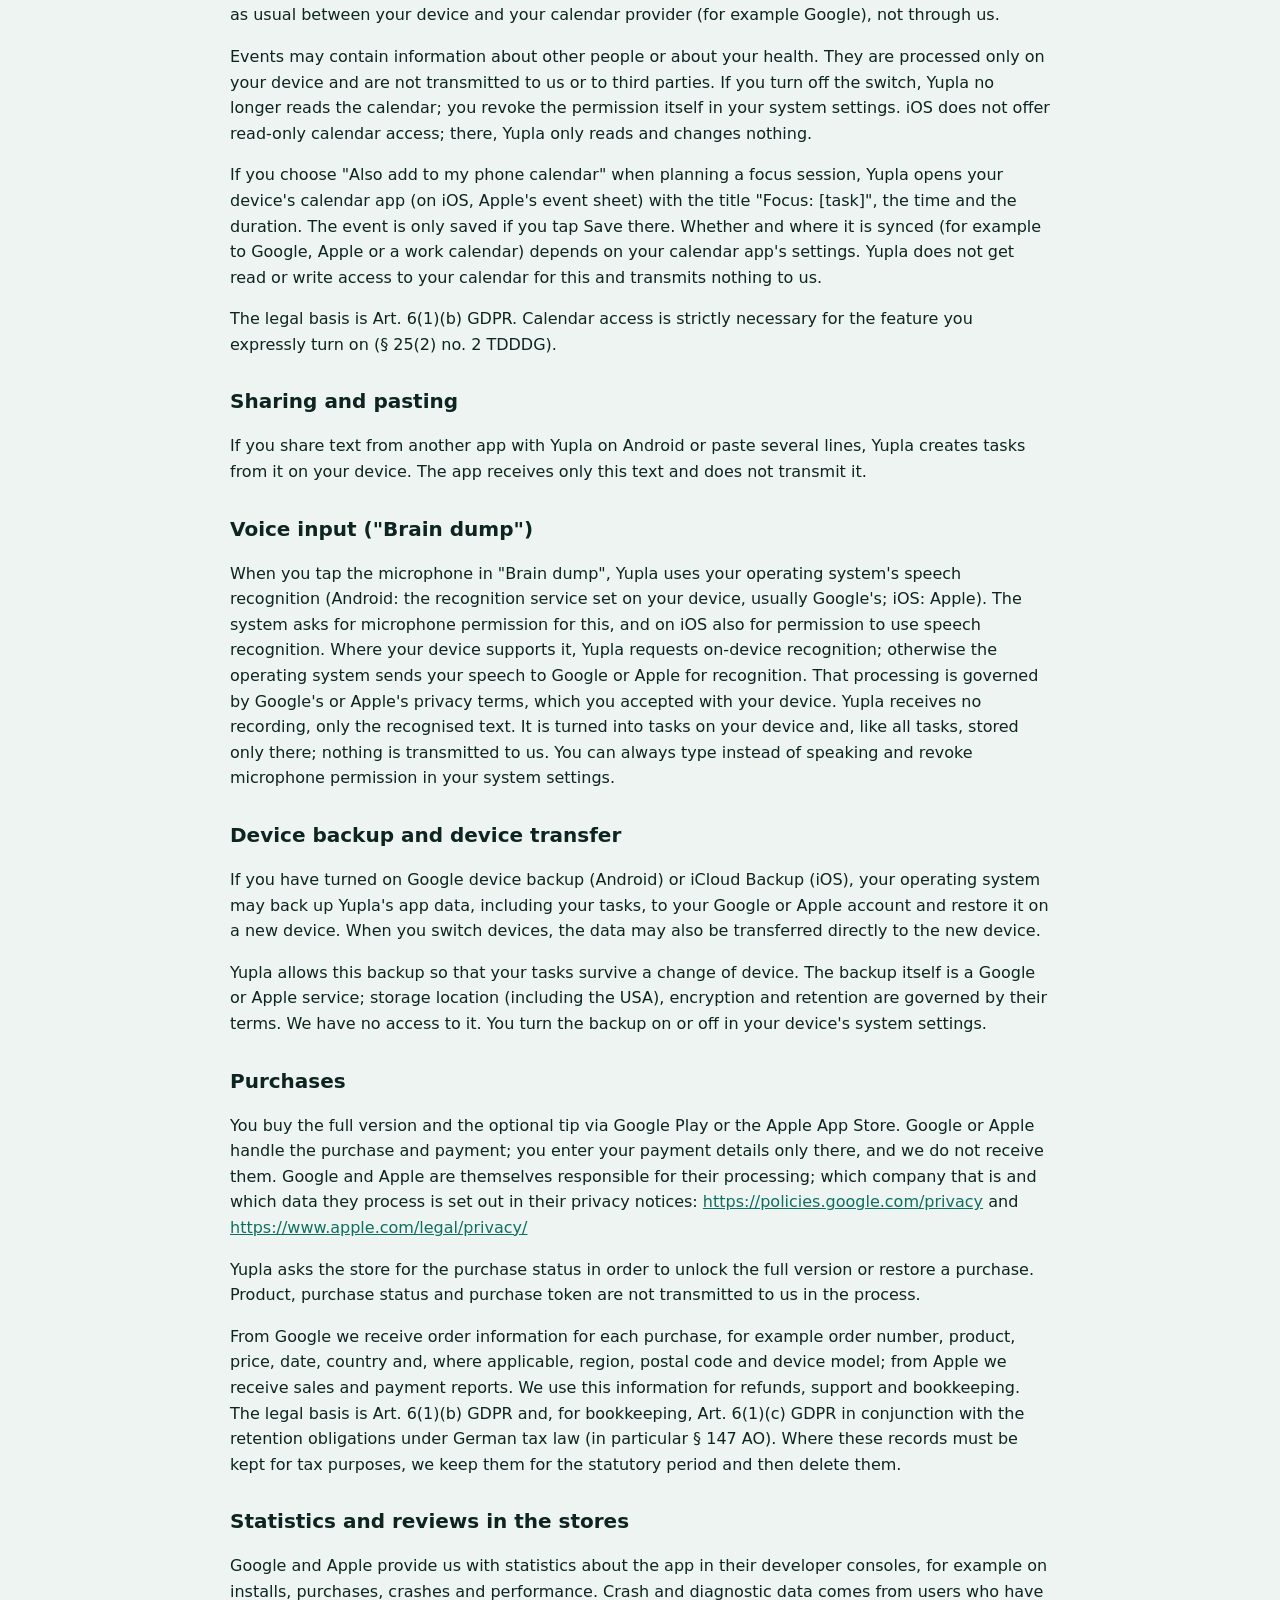
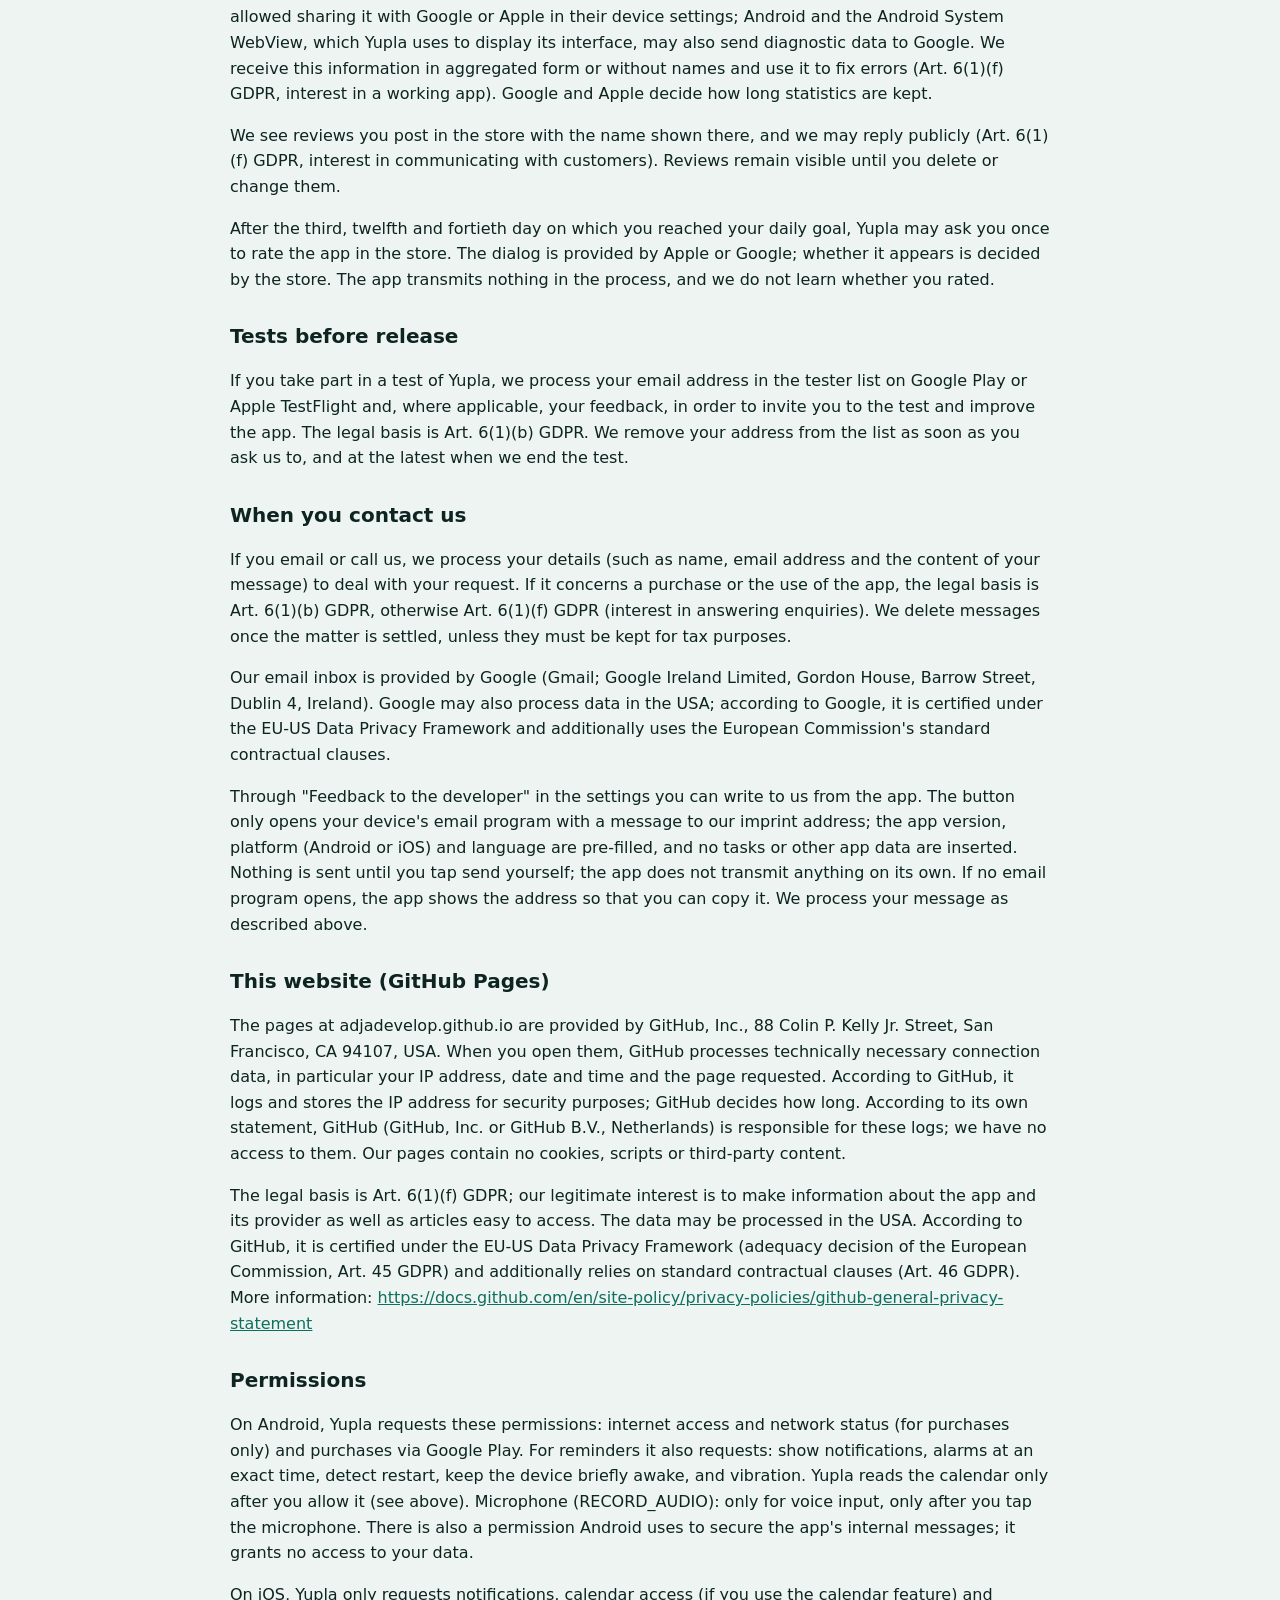
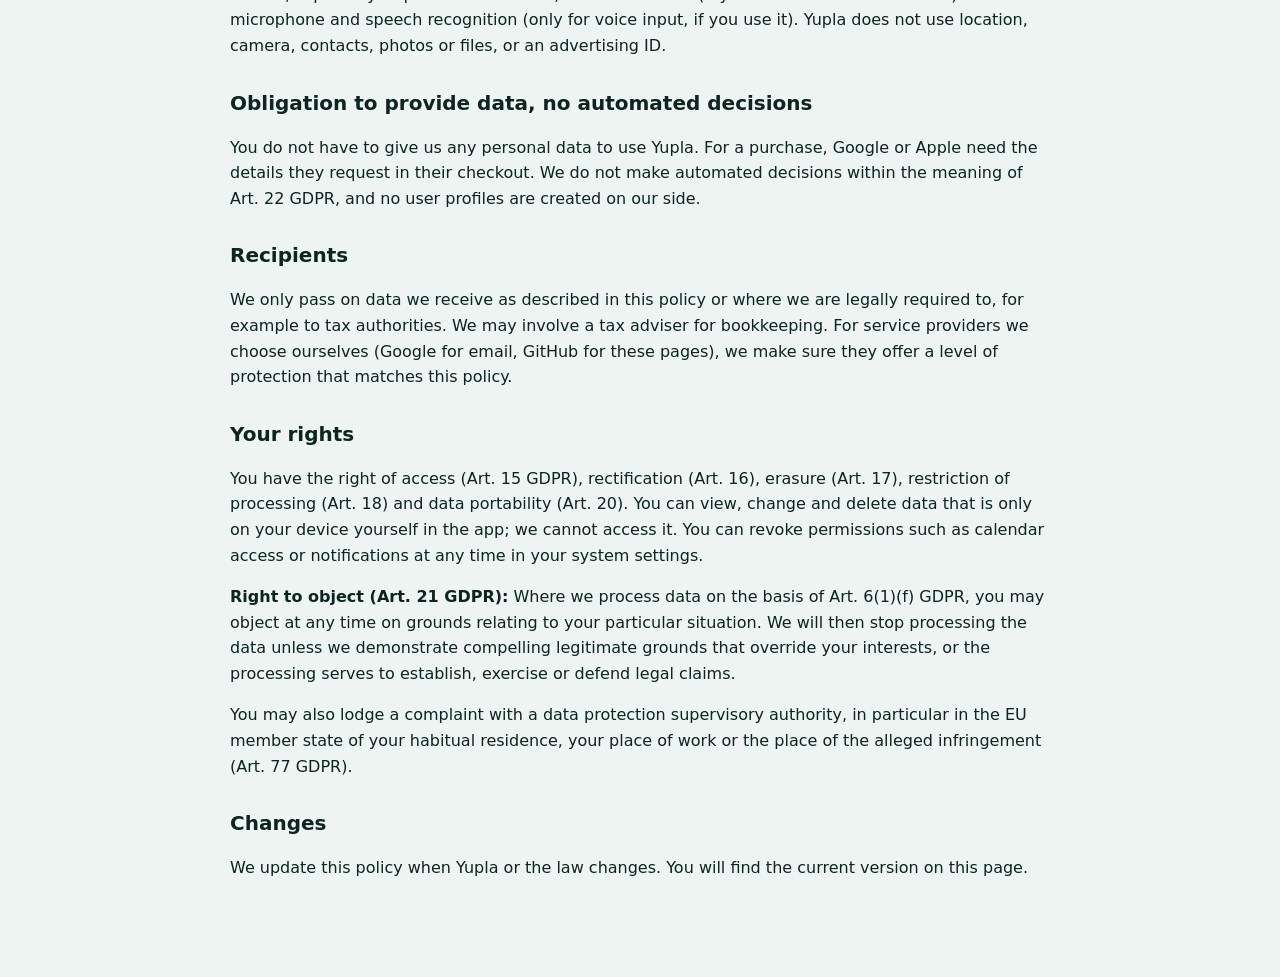
<file: datenschutz.html>
<!doctype html>
<html lang="de"><head><meta charset="utf-8"><meta name="viewport" content="width=device-width,initial-scale=1">
<title>Datenschutzerklärung / Privacy policy – Yupla</title><style>body{font:16px/1.6 system-ui,-apple-system,Segoe UI,Roboto,sans-serif;color:#0d2420;background:#edf4f1;margin:0}
main{max-width:820px;margin:0 auto;padding:24px 20px 80px}
header{display:flex;align-items:center;gap:10px;margin-bottom:8px}
h1{font-size:28px;margin:8px 0 4px}h2{font-size:20px;margin:28px 0 8px}h3{font-size:16px;margin:18px 0 4px}
a{color:#0f6f5f}table{border-collapse:collapse;width:100%;font-size:14.5px;background:#fff;border-radius:12px;overflow:hidden}
td,th{border-bottom:1px solid #dce7e3;padding:8px 10px;text-align:left;vertical-align:top}th{background:#ddf2eb}
.lang{margin:0 0 16px}.muted{color:#5f7873;font-size:14px}
section+section{margin-top:56px;padding-top:24px;border-top:2px solid #dce7e3}
</style></head>
<body><main>
<header><strong style="font-size:22px;color:#0f6f5f">Yupla</strong></header>
<p class="lang"><a href="#de">Deutsch</a> · <a href="#en">English</a> · <a href="index.html">Start</a> · <a href="impressum.html">Impressum / Legal notice</a></p>

<section id="de" lang="de">
<h1>Datenschutzerklärung</h1>
<p class="muted">Stand: 04.11.2026</p>
<h2>Kurz gesagt</h2>
<ul>
<li>Yupla hat kein Nutzerkonto und keinen eigenen Server. Ihre Aufgaben, Ihr Verlauf und Ihre Einstellungen speichert die App auf Ihrem Gerät. Wir erhalten diese Inhalte nicht.</li>
<li>Yupla bindet nach unserer Prüfung des Quellcodes keine Werbe-, Analyse- oder Absturzmelde-Dienste ein.</li>
<li>Inhalte der App gelangen nur dann in eine Cloud, wenn Sie die Gerätesicherung von Google bzw. Apple nutzen, und bei der freiwilligen Spracheingabe, für die Ihr Betriebssystem die Spracherkennung von Google bzw. Apple nutzen kann. Käufe wickeln Google Play bzw. der App Store ab.</li>
<li>Daten erhalten wir, wenn Sie uns schreiben, einen Kauf tätigen, eine Bewertung abgeben oder an einem Test teilnehmen; beim Aufruf dieser Website verarbeitet GitHub Verbindungsdaten.</li>
</ul>
<h2>Verantwortlicher</h2>
<p>Adrian Bürkner (Geschäftsbezeichnung: AJ-Dev)<br>Nonnenstraße 11, 04229 Leipzig, Deutschland
E-Mail: <a href="mailto:adjadevelop@gmail.com">adjadevelop@gmail.com</a>, Telefon: +49 160 92601712</p>
<p>Diese Erklärung gilt für die App Yupla unter Android und iOS und für die Website unter adjadevelop.github.io/gamifymynotes einschließlich der dortigen Artikel (die Adresse stammt aus dem früheren Projektnamen).</p>
<h2>Daten auf Ihrem Gerät</h2>
<p>Yupla speichert die folgenden Daten im App-Speicher Ihres Geräts. Sie werden nicht an uns übermittelt; wir können sie weder einsehen noch wiederherstellen.</p>
<table>
<thead>
<tr>
<th>Daten</th>
<th>Wofür</th>
<th>Wie lange</th>
</tr>
</thead>
<tbody>
<tr>
<td>Aufgaben und Teilaufgaben: Text (bis 160 Zeichen), Bereich, Reihenfolge, erledigt und wann, Erinnerungszeit, Fälligkeit, Wiederholung, bei einem aus dem Kalender übernommenen Termin dessen interne Kennung, dazu je Aufgabe, wie oft sie in „Wichtig“ liegen geblieben oder verschoben wurde, wann Yupla zuletzt nachgefragt hat, und ein eingeplanter Fokus-Zeitpunkt</td>
<td>Ihre Aufgabenliste</td>
<td>bis Sie die Aufgabe löschen; erledigte Aufgaben wandern am Folgetag in den Verlauf</td>
</tr>
<tr>
<td>Verlauf: je Tag Anzahl, Punkte, Tagesziel, die erledigten und die bewusst losgelassenen Aufgaben</td>
<td>Rückblick, Statistik, Challenge</td>
<td>die letzten 120 Tage; ältere Tage löscht die App automatisch</td>
</tr>
<tr>
<td>Vorschlagsliste: wie oft Sie welche Aufgabe eingegeben haben</td>
<td>Vorschläge beim Tippen</td>
<td>höchstens 400 Einträge; ältere fallen weg</td>
</tr>
<tr>
<td>Zuletzt angezeigte Hinweise der App (Titel und Text, können Aufgabentexte enthalten)</td>
<td>Anzeige in der App</td>
<td>die letzten 12</td>
</tr>
<tr>
<td>Einstellungen, laufende Challenge, Highscores (die letzten 12), gesammelte Figuren (höchstens 40), Merker für bereits gesehene Hinweise</td>
<td>Funktionen der App</td>
<td>bis Sie die App-Daten löschen</td>
</tr>
<tr>
<td>Testphase und Kauf: Zeitpunkt des ersten Starts, zuletzt gesehener Zeitpunkt, Vollversion gekauft ja/nein</td>
<td>14-Tage-Testphase richtig berechnen, Vollversion freischalten</td>
<td>bis zur Deinstallation oder dem Löschen der App-Daten in den Systemeinstellungen (bleibt bei „Alle Daten löschen“ erhalten)</td>
</tr>
<tr>
<td>Bewertungs-Merker: an welchen Stufen die App schon um eine Store-Bewertung gebeten hat</td>
<td>damit die Bitte höchstens dreimal erscheint</td>
<td>bis zur Deinstallation oder dem Löschen der App-Daten in den Systemeinstellungen (bleibt bei „Alle Daten löschen“ erhalten)</td>
</tr>
<tr>
<td>Sortier-Merker: welche Wörter Sie meist in welchen Bereich einsortieren (höchstens 500 Wörter mit je drei Zählern)</td>
<td>damit „Automatisch sortieren“ Ihre Gewohnheiten berücksichtigt</td>
<td>bis „Alle Daten löschen“, Deinstallation oder Löschen der App-Daten in den Systemeinstellungen</td>
</tr>
</tbody>
</table>
<p>Daten aus früheren Versionen der App übernimmt Yupla beim Start in dieses Format.</p>
<p>Das Speichern dieser Daten auf Ihrem Gerät ist für die Funktionen, die Sie nutzen, unbedingt erforderlich (§ 25 Abs. 2 Nr. 2 TDDDG). Soweit dabei personenbezogene Daten verarbeitet werden, ist Rechtsgrundlage Art. 6 Abs. 1 lit. b DSGVO (Bereitstellung der App, die Sie aus dem Store geladen haben). Diese Verarbeitung findet auf Ihrem Gerät statt und steht unter Ihrer Kontrolle; wir haben keinen Zugriff. Die Rechtsgrundlagen in diesem und den folgenden Abschnitten zu Erinnerungen, Kalender und Teilen nennen wir vorsorglich, soweit wir dafür als Verantwortliche gelten.</p>
<p>Die Daten schützt Ihr Gerät: Andere Apps haben im Normalbetrieb keinen Zugriff auf den App-Speicher, und aktuelle Android- und iOS-Versionen verschlüsseln den Gerätespeicher in der Regel. Auf einem Gerät mit veränderter Systemsoftware (zum Beispiel nach einem Root oder Jailbreak) gilt dieser Schutz nicht. Yupla verschlüsselt die Daten nicht zusätzlich. Nutzen Sie deshalb eine Bildschirmsperre.</p>
<p><strong>Löschen:</strong> Alle Daten löschen Sie in der App mit „Alle Daten löschen“ oder durch Deinstallieren der App, unter Android auch in den Android-Einstellungen über den Speicher der App. Bei „Alle Daten löschen“ bleiben Ihre Sprachwahl, die Angaben zu Testphase und Kauf (Zeitpunkt des ersten Starts, zuletzt gesehener Zeitpunkt, Vollversion gekauft ja/nein) sowie der Bewertungs-Merker erhalten. So beginnt die 14-tägige Testphase nicht von vorn, und eine gekaufte Vollversion bleibt freigeschaltet. Diese Angaben entfernen Sie durch Deinstallieren der App oder durch Löschen der App-Daten in den Systemeinstellungen; einen Kauf können Sie danach über „Kauf wiederherstellen“ beim Store zurückholen. Kopien in einer Gerätesicherung bleiben bestehen, bis Sie die Sicherung löschen oder sie ersetzt wird; Kaufbelege und E-Mails bewahren wir wie unten beschrieben auf.</p>
<h2>Gesundheitsbezogene Einträge</h2>
<p>Was Sie als Aufgabe eintragen, bestimmen Sie. Einträge wie „Medikament nehmen“ oder „Therapie 15 Uhr“ können Angaben zu Ihrer Gesundheit sein. Sie werden wie alle Aufgaben gespeichert und angezeigt; Yupla überträgt sie nicht an uns und wertet sie nicht als Gesundheitsangaben aus. Wir selbst verarbeiten solche Angaben nicht. Beachten Sie die Abschnitte zu Erinnerungen und zur Gerätesicherung.</p>
<h2>Erinnerungen</h2>
<p>Yupla plant Erinnerungen über Ihr Betriebssystem auf dem Gerät und verschickt sie nicht über das Internet. Neben den Erinnerungen, die Sie selbst einstellen, gibt es Hinweise zu Morgenroutine, Pausen, Serie (Flamme) und Punkten, Tagesbilanz und Ausmisten sowie um 9 und 15 Uhr einen Hinweis auf Ihre wichtigste offene Aufgabe. Erinnerungen können den Text einer Aufgabe enthalten.</p>
<p>Unter Android kennzeichnet Yupla Erinnerungen als privat: Wenn Sie in den Systemeinstellungen vertrauliche Inhalte auf dem Sperrbildschirm ausgeblendet haben, erscheint dort nur ein neutraler Hinweis, und den Text sehen Sie erst nach dem Entsperren. Unter iOS richtet sich die Anzeige nach Ihren Mitteilungseinstellungen. Je nach Einstellung können Erinnerungen außerdem auf verbundenen Geräten, etwa einer Smartwatch, oder in Apps erscheinen, denen Sie Zugriff auf Benachrichtigungen gegeben haben. Sie können das in den Systemeinstellungen einschränken oder einzelne Erinnerungsarten bzw. alle Erinnerungen in Yupla abschalten.</p>
<h2>Kalender (freiwillig)</h2>
<p>Wenn Sie in Yupla „Handy-Termine einblenden“ einschalten oder „Termine von heute holen“ tippen und den Kalenderzugriff im Systemdialog freigeben, verwendet die App Titel, Beginn, Ende und die Angabe „ganztägig“ Ihrer Termine, um sie neben Ihren Aufgaben anzuzeigen. Andere Angaben wie Ort, Beschreibung oder Teilnehmende verwendet Yupla nicht, und die App ändert keine Termine. Sind „Handy-Termine einblenden“ und „Auch in die Morgenroutine“ eingeschaltet und ist die Vollversion aktiv, zeigt Yupla beim Öffnen von Morgenroutine und „Sammeln“ außerdem Ihre heutigen Termine an, damit Sie sie einsortieren können. Einen Termin übernimmt Yupla nur dann als Aufgabe, wenn Sie ihn einzeln auswählen oder einsortieren; gespeichert werden dann sein Titel als normale Aufgabe, gegebenenfalls seine Uhrzeit als Erinnerung und eine interne Kennung des Termins, damit Yupla einen schon übernommenen Termin wiedererkennt. Gelesen wird nur, solange die App geöffnet ist (im geöffneten Kalender regelmäßig und beim Zurückkehren in die App); im Hintergrund liest Yupla den Kalender nicht. Damit neue Termine erscheinen, bittet Yupla Ihr Betriebssystem bei geöffnetem Kalender, Ihre Kalenderkonten zu synchronisieren. Dazu liest Yupla unter Android Name und Typ Ihrer synchronisierten Kalenderkonten (der Name ist oft eine E-Mail-Adresse); diese Angaben werden nur im Moment des Anstoßes im Arbeitsspeicher verwendet und nicht gespeichert. Die Synchronisierung läuft wie sonst auch zwischen Ihrem Gerät und Ihrem Kalenderanbieter (zum Beispiel Google), nicht über uns.</p>
<p>Termine können Angaben über andere Personen oder zu Ihrer Gesundheit enthalten. Sie werden nur auf Ihrem Gerät verarbeitet und nicht an uns oder Dritte übertragen. Schalten Sie den Schalter aus, liest Yupla den Kalender nicht mehr; die Berechtigung selbst entziehen Sie in den Systemeinstellungen. Unter iOS gibt es keinen reinen Lesezugriff auf den Kalender; Yupla liest dort nur und ändert nichts.</p>
<p>Wenn Sie beim Einplanen eines Fokus „Auch in den Handy-Kalender eintragen“ wählen, öffnet Yupla die Kalender-App Ihres Geräts (unter iOS das Termin-Fenster von Apple) mit dem Titel „Fokus: [Aufgabe]“, Uhrzeit und Dauer. Gespeichert wird der Termin erst, wenn Sie dort auf Sichern tippen. Ob und wohin er synchronisiert wird (zum Beispiel zu Google, Apple oder einem dienstlichen Kalender), richtet sich nach den Einstellungen Ihrer Kalender-App. Yupla erhält dafür keinen Schreib- oder Lesezugriff auf Ihren Kalender und überträgt nichts an uns.</p>
<p>Rechtsgrundlage ist Art. 6 Abs. 1 lit. b DSGVO. Der Zugriff auf den Kalender ist für die Funktion, die Sie ausdrücklich einschalten, unbedingt erforderlich (§ 25 Abs. 2 Nr. 2 TDDDG).</p>
<h2>Teilen und Einfügen</h2>
<p>Teilen Sie unter Android Text aus einer anderen App mit Yupla oder fügen Sie mehrere Zeilen ein, legt Yupla daraus Aufgaben auf Ihrem Gerät an. Die App erhält dabei nur diesen Text und überträgt ihn nicht.</p>
<h2>Spracheingabe („Kopf leeren“)</h2>
<p>Wenn Sie in „Kopf leeren“ auf das Mikrofon tippen, nutzt Yupla die Spracherkennung Ihres Betriebssystems (Android: der auf dem Gerät eingestellte Erkennungsdienst, meist von Google; iOS: Apple). Dafür fragt das System nach der Mikrofon-Berechtigung, unter iOS zusätzlich nach der Erlaubnis zur Spracherkennung. Yupla bittet, soweit das Gerät es unterstützt, um Erkennung auf dem Gerät; andernfalls überträgt das Betriebssystem das Gesprochene zur Erkennung an Google bzw. Apple. Diese Verarbeitung richtet sich nach den Datenschutzbestimmungen von Google bzw. Apple, die Sie mit Ihrem Gerät angenommen haben. Yupla erhält keine Aufnahme, sondern nur den erkannten Text. Daraus werden auf Ihrem Gerät Aufgaben, die wie alle Aufgaben nur dort gespeichert werden; an uns wird nichts übertragen. Sie können jederzeit tippen statt sprechen und die Mikrofon-Berechtigung in den Systemeinstellungen entziehen.</p>
<h2>Gerätesicherung und Gerätewechsel</h2>
<p>Wenn Sie die Sicherung Ihres Geräts bei Google (Android) bzw. die iCloud-Sicherung (iOS) eingeschaltet haben, kann Ihr Betriebssystem die App-Daten von Yupla, einschließlich Ihrer Aufgaben, in Ihrem Google- bzw. Apple-Konto sichern und auf einem neuen Gerät wiederherstellen. Beim Gerätewechsel können die Daten auch direkt auf das neue Gerät übertragen werden.</p>
<p>Yupla lässt diese Sicherung zu, damit Ihre Aufgaben einen Gerätewechsel überstehen. Die Sicherung selbst ist ein Dienst von Google bzw. Apple; Speicherort (auch in den USA), Verschlüsselung und Speicherdauer richten sich nach deren Bedingungen. Wir haben darauf keinen Zugriff. Sie schalten die Sicherung in den Systemeinstellungen Ihres Geräts ein oder aus.</p>
<h2>Käufe</h2>
<p>Die Vollversion und das freiwillige Trinkgeld kaufen Sie über Google Play bzw. den Apple App Store. Kauf und Zahlung wickeln Google bzw. Apple ab; Ihre Zahlungsdaten geben Sie nur dort ein, wir erhalten sie nicht. Für ihre Verarbeitung sind Google und Apple selbst verantwortlich; welche Gesellschaft das jeweils ist und welche Daten sie verarbeiten, steht in deren Datenschutzhinweisen: <a href="https://policies.google.com/privacy">https://policies.google.com/privacy</a> und <a href="https://www.apple.com/legal/privacy/">https://www.apple.com/legal/privacy/</a></p>
<p>Yupla fragt beim Store den Kaufstatus ab, um die Vollversion freizuschalten oder einen Kauf wiederherzustellen. Produkt, Kaufstatus und Kauf-Kennung werden dabei nicht an uns übermittelt.</p>
<p>Von Google erhalten wir zu jedem Kauf Bestellinformationen, zum Beispiel Bestellnummer, Produkt, Preis, Datum, Land und gegebenenfalls Region, Postleitzahl und Gerätemodell; von Apple erhalten wir Verkaufs- und Auszahlungsberichte. Wir nutzen diese Angaben für Erstattungen, Support und die Buchhaltung. Rechtsgrundlage ist Art. 6 Abs. 1 lit. b DSGVO, für die Buchhaltung Art. 6 Abs. 1 lit. c DSGVO in Verbindung mit den steuerrechtlichen Aufbewahrungspflichten (insbesondere § 147 AO). Soweit sie steuerlich aufzubewahren sind, speichern wir diese Unterlagen für die gesetzliche Frist und löschen sie danach.</p>
<h2>Statistiken und Bewertungen in den Stores</h2>
<p>Google und Apple stellen uns in ihren Entwickler-Konsolen Statistiken zur App bereit, etwa zu Installationen, Käufen, Abstürzen und Leistung. Absturz- und Diagnosedaten stammen dabei von Nutzerinnen und Nutzern, die deren Weitergabe an Google bzw. Apple in den Geräteeinstellungen erlaubt haben; Android und die Android System WebView, mit der Yupla seine Oberfläche anzeigt, können ebenfalls Diagnosedaten an Google senden. Wir erhalten diese Angaben zusammengefasst oder ohne Namen und nutzen sie, um Fehler zu beheben (Art. 6 Abs. 1 lit. f DSGVO, Interesse an einer funktionierenden App). Wie lange Statistiken gespeichert werden, legen Google und Apple fest.</p>
<p>Bewertungen, die Sie im Store abgeben, sehen wir mit dem dort angezeigten Namen, und wir können öffentlich darauf antworten (Art. 6 Abs. 1 lit. f DSGVO, Interesse an Kundenkommunikation). Bewertungen bleiben sichtbar, bis Sie sie löschen oder ändern.</p>
<p>Nach dem dritten, zwölften und vierzigsten Tag mit erreichtem Tagesziel kann Yupla Sie einmal bitten, die App im Store zu bewerten. Den Dialog stellt Apple bzw. Google bereit; ob er erscheint, entscheidet der Store. Die App überträgt dabei nichts, und wir erfahren nicht, ob Sie bewertet haben.</p>
<h2>Tests vor Veröffentlichung</h2>
<p>Nehmen Sie an einem Test von Yupla teil, verarbeiten wir Ihre E-Mail-Adresse in der Testerliste bei Google Play bzw. Apple TestFlight und gegebenenfalls Ihr Feedback, um Sie zum Test einzuladen und die App zu verbessern. Rechtsgrundlage ist Art. 6 Abs. 1 lit. b DSGVO. Wir entfernen Ihre Adresse aus der Liste, sobald Sie uns darum bitten, spätestens wenn wir den Test beenden.</p>
<h2>Wenn Sie uns kontaktieren</h2>
<p>Schreiben Sie uns eine E-Mail oder rufen Sie an, verarbeiten wir Ihre Angaben (etwa Name, E-Mail-Adresse, Inhalt der Nachricht), um Ihr Anliegen zu bearbeiten. Geht es um einen Kauf oder die Nutzung der App, ist Rechtsgrundlage Art. 6 Abs. 1 lit. b DSGVO, sonst Art. 6 Abs. 1 lit. f DSGVO (Interesse, Anfragen zu beantworten). Wir löschen die Nachrichten, wenn das Anliegen erledigt ist, es sei denn, sie sind steuerlich aufzubewahren.</p>
<p>Unser E-Mail-Postfach stellt Google bereit (Gmail; Google Ireland Limited, Gordon House, Barrow Street, Dublin 4, Irland). Google kann dabei Daten auch in den USA verarbeiten; nach eigenen Angaben ist Google nach dem EU-US Data Privacy Framework zertifiziert und nutzt zusätzlich Standardvertragsklauseln der EU-Kommission.</p>
<p>Über „Feedback an den Entwickler“ in den Einstellungen können Sie uns aus der App schreiben. Der Knopf öffnet nur das E-Mail-Programm Ihres Geräts mit einer Nachricht an unsere Impressums-Adresse; Version, Plattform (Android oder iOS) und Sprache der App sind vorausgefüllt, Aufgaben oder andere App-Daten werden nicht eingefügt. Gesendet wird erst, wenn Sie selbst auf Senden tippen; die App überträgt dabei nichts selbst. Öffnet sich kein E-Mail-Programm, zeigt die App die Adresse zum Kopieren. Wir verarbeiten Ihre Nachricht wie oben beschrieben.</p>
<h2>Diese Website (GitHub Pages)</h2>
<p>Die Seiten unter adjadevelop.github.io stellt GitHub, Inc., 88 Colin P. Kelly Jr. Street, San Francisco, CA 94107, USA, bereit. Beim Aufruf verarbeitet GitHub technisch notwendige Verbindungsdaten, insbesondere Ihre IP-Adresse, Datum und Uhrzeit sowie die aufgerufene Seite. Nach eigenen Angaben protokolliert und speichert GitHub die IP-Adresse aus Sicherheitsgründen; wie lange, legt GitHub fest. Für diese Protokolle ist nach eigener Erklärung GitHub (GitHub, Inc. bzw. GitHub B.V., Niederlande) verantwortlich; wir haben darauf keinen Zugriff. Unsere Seiten enthalten keine Cookies, Skripte oder Inhalte von Dritten.</p>
<p>Rechtsgrundlage ist Art. 6 Abs. 1 lit. f DSGVO; unser berechtigtes Interesse liegt darin, Informationen zu App und Anbieter sowie Artikel einfach erreichbar bereitzustellen. Die Daten können in den USA verarbeitet werden. Nach eigenen Angaben ist GitHub nach dem EU-US Data Privacy Framework zertifiziert (Angemessenheitsbeschluss der EU-Kommission, Art. 45 DSGVO) und stützt sich zusätzlich auf Standardvertragsklauseln (Art. 46 DSGVO). Mehr dazu: <a href="https://docs.github.com/de/site-policy/privacy-policies/github-general-privacy-statement">https://docs.github.com/de/site-policy/privacy-policies/github-general-privacy-statement</a></p>
<h2>Berechtigungen</h2>
<p>Unter Android fragt Yupla diese Berechtigungen an: Internetzugriff und Netzwerkstatus (nur für Käufe) sowie Käufe über Google Play. Für Erinnerungen kommen hinzu: Benachrichtigungen anzeigen, Weckzeiten zur genauen Uhrzeit, Neustart erkennen, Gerät kurz aktiv halten und Vibration. Den Kalender liest Yupla nur nach Ihrer Freigabe (siehe oben). Mikrofon (RECORD_AUDIO): nur für die Spracheingabe, erst nach Tippen auf das Mikrofon. Hinzu kommt eine Berechtigung, mit der Android interne Nachrichten der App absichert; sie gewährt keinen Zugriff auf Ihre Daten.</p>
<p>Unter iOS fragt Yupla nur nach Mitteilungen, nach dem Kalenderzugriff (wenn Sie die Kalenderfunktion nutzen) sowie nach Mikrofon und Spracherkennung (nur für die Spracheingabe, wenn Sie sie nutzen). Yupla nutzt keinen Standort, keine Kamera, keine Kontakte, keine Fotos oder Dateien und keine Werbe-ID.</p>
<h2>Pflicht zur Bereitstellung, keine automatisierten Entscheidungen</h2>
<p>Sie müssen uns für die Nutzung von Yupla keine personenbezogenen Daten angeben. Für einen Kauf benötigen Google bzw. Apple die Angaben, die sie in ihrem Kaufvorgang abfragen. Wir treffen keine automatisierten Entscheidungen im Sinne von Art. 22 DSGVO, und bei uns entstehen keine Nutzerprofile.</p>
<h2>Empfänger</h2>
<p>Daten, die wir erhalten, geben wir nur weiter, soweit es in dieser Erklärung beschrieben ist oder wir gesetzlich dazu verpflichtet sind, etwa an Finanzbehörden. Für die Buchhaltung können wir eine steuerberatende Stelle einbeziehen. Bei Dienstleistern, die wir selbst auswählen (Google für E-Mail, GitHub für diese Seiten), achten wir darauf, dass sie ein Schutzniveau bieten, das dieser Erklärung entspricht.</p>
<h2>Ihre Rechte</h2>
<p>Sie haben das Recht auf Auskunft (Art. 15 DSGVO), Berichtigung (Art. 16), Löschung (Art. 17), Einschränkung der Verarbeitung (Art. 18) und Datenübertragbarkeit (Art. 20). Daten, die nur auf Ihrem Gerät liegen, können Sie in der App selbst ansehen, ändern und löschen; wir können darauf nicht zugreifen. Berechtigungen wie den Kalenderzugriff oder Benachrichtigungen können Sie jederzeit in den Systemeinstellungen entziehen.</p>
<p><strong>Widerspruchsrecht (Art. 21 DSGVO):</strong> Verarbeiten wir Daten auf Grundlage von Art. 6 Abs. 1 lit. f DSGVO, können Sie aus Gründen, die sich aus Ihrer besonderen Situation ergeben, jederzeit widersprechen. Wir verarbeiten die Daten dann nicht mehr, es sei denn, wir weisen zwingende schutzwürdige Gründe nach, die Ihre Interessen überwiegen, oder die Verarbeitung dient der Geltendmachung, Ausübung oder Verteidigung von Rechtsansprüchen.</p>
<p>Sie können sich außerdem bei einer Datenschutz-Aufsichtsbehörde beschweren, insbesondere in dem EU-Mitgliedstaat Ihres gewöhnlichen Aufenthalts, Ihres Arbeitsplatzes oder des Orts des mutmaßlichen Verstoßes (Art. 77 DSGVO).</p>
<h2>Änderungen</h2>
<p>Wir passen diese Erklärung an, wenn sich Yupla oder die Rechtslage ändert. Die jeweils aktuelle Fassung finden Sie auf dieser Seite.</p>
</section>

<section id="en" lang="en">
<h1>Privacy policy</h1>
<p class="muted">Last updated: 2026-11-04</p>
<p>The German version of this policy is the authoritative one; this English version is provided for convenience.</p>
<h2>In short</h2>
<ul>
<li>Yupla has no user account and no server of its own. The app stores your tasks, history and settings on your device. We do not receive this content.</li>
<li>Based on our review of the source code, Yupla does not include any advertising, analytics or crash-reporting services.</li>
<li>App content only reaches a cloud if you use Google's or Apple's device backup, and for optional voice input, for which your operating system may use Google's or Apple's speech recognition. Purchases are handled by Google Play or the App Store.</li>
<li>We receive data when you write to us, make a purchase, post a review or take part in a test; when you open this website, GitHub processes connection data.</li>
</ul>
<h2>Controller</h2>
<p>Adrian Bürkner (trading name: AJ-Dev)<br>Nonnenstraße 11, 04229 Leipzig, Germany
Email: <a href="mailto:adjadevelop@gmail.com">adjadevelop@gmail.com</a>, phone: +49 160 92601712</p>
<p>This policy applies to the Yupla app on Android and iOS and to the website at adjadevelop.github.io/gamifymynotes including the articles there (the address comes from the project's former name).</p>
<h2>Data on your device</h2>
<p>Yupla stores the following data in the app storage on your device. It is not transmitted to us; we can neither view nor restore it.</p>
<table>
<thead>
<tr>
<th>Data</th>
<th>Purpose</th>
<th>Retention</th>
</tr>
</thead>
<tbody>
<tr>
<td>Tasks and sub-tasks: text (up to 160 characters), lane, order, done and when, reminder time, due date, repetition, for an event taken over from the calendar its internal ID, plus for each task how often it stayed in "Important" or was postponed, when Yupla last asked about it, and a planned focus time</td>
<td>Your task list</td>
<td>until you delete the task; completed tasks move to the history the next day</td>
</tr>
<tr>
<td>History: per day the number of tasks, points, daily goal, and the completed and deliberately dropped tasks</td>
<td>Review, statistics, challenge</td>
<td>the last 120 days; the app deletes older days automatically</td>
</tr>
<tr>
<td>Suggestion list: how often you entered which task</td>
<td>Suggestions while typing</td>
<td>at most 400 entries; older ones drop out</td>
</tr>
<tr>
<td>Messages recently shown by the app (title and text, may contain task texts)</td>
<td>Display in the app</td>
<td>the last 12</td>
</tr>
<tr>
<td>Settings, current challenge, high scores (the last 12), collected creatures (at most 40), markers for hints already seen</td>
<td>App features</td>
<td>until you delete the app data</td>
</tr>
<tr>
<td>Trial and purchase: time of first launch, latest time seen, full version purchased yes/no</td>
<td>Calculating the 14-day trial correctly, unlocking the full version</td>
<td>until you uninstall the app or clear the app data in your system settings (kept by "Delete all data")</td>
</tr>
<tr>
<td>Review marker: at which stages the app has already asked for a store review</td>
<td>so that the request appears at most three times</td>
<td>until you uninstall the app or clear the app data in your system settings (kept by "Delete all data")</td>
</tr>
<tr>
<td>Sorting memory: which words you usually sort into which area (at most 500 words with three counters each)</td>
<td>so that "Sort for me" takes your habits into account</td>
<td>until "Delete all data", uninstalling the app or clearing the app data in your system settings</td>
</tr>
</tbody>
</table>
<p>Yupla converts data from earlier app versions into this format at startup.</p>
<p>Storing this data on your device is strictly necessary for the features you use (§ 25(2) no. 2 of the German Telecommunications Digital Services Data Protection Act, TDDDG). To the extent personal data is processed, the legal basis is Art. 6(1)(b) GDPR (providing the app you downloaded from the store). This processing takes place on your device and is under your control; we have no access. We state the legal bases in this section and in the sections on reminders, calendar and sharing as a precaution, to the extent that we are regarded as the controller.</p>
<p>Your device protects this data: in normal operation other apps cannot access the app storage, and current Android and iOS versions usually encrypt device storage. On a device with modified system software (for example after rooting or jailbreaking) this protection does not apply. Yupla does not add its own encryption, so please use a screen lock.</p>
<p><strong>Deleting:</strong> You delete all data with "Delete all data" in the app or by uninstalling the app; on Android also by clearing the app's storage in Android settings. "Delete all data" keeps your language setting, the details about the trial and purchase (time of first start, latest time seen, full version purchased yes/no) and the review marker. This way the 14-day trial does not start over, and a purchased full version stays unlocked. You remove these details by uninstalling the app or by clearing the app data in your system settings; afterwards you can restore a purchase with "Restore purchase" from the store. Copies in a device backup remain until you delete the backup or it is replaced; we keep purchase records and emails as described below.</p>
<h2>Health-related entries</h2>
<p>What you enter as a task is up to you. Entries such as "take medication" or "therapy 3 pm" may be information about your health. They are stored and displayed like all tasks; Yupla does not transmit them to us and does not analyse them as health information. We ourselves do not process such information. Please also read the sections on reminders and device backup.</p>
<h2>Reminders</h2>
<p>Yupla schedules reminders through your operating system on the device and does not send them over the internet. Besides the reminders you set yourself, there are reminders for your morning routine, breaks, your streak (flame) and points, the daily summary and decluttering, plus a reminder of your most important open task at 9 am and 3 pm. Reminders may contain the text of a task.</p>
<p>On Android, Yupla marks reminders as private: if you have chosen to hide sensitive content on the lock screen in your system settings, only a neutral notice appears there and you see the text after unlocking. On iOS, display follows your notification settings. Depending on your settings, reminders may also appear on connected devices such as a smartwatch, or in apps you have given access to notifications. You can restrict this in your system settings or turn off individual reminder types or all reminders in Yupla.</p>
<h2>Calendar (optional)</h2>
<p>If you turn on "Show phone events" or tap "Get today’s events" in Yupla and allow calendar access in the system dialog, the app uses the title, start, end and "all-day" flag of your events to show them next to your tasks. Yupla does not use other details such as location, description or attendees, and the app does not change any events. If "Show phone events" and "Also in the morning routine" are on and the full version is active, Yupla also shows your events for today when you open the morning routine and "Collect", so that you can sort them. Yupla only turns an event into a task if you select or sort it individually; its title is then stored as a normal task, where applicable its time as a reminder, and an internal ID of the event so that Yupla recognises an event it has already taken over. Events are read only while the app is open (regularly while the calendar is open and when you return to the app); Yupla does not read the calendar in the background. So that new events appear, Yupla asks your operating system to sync your calendar accounts while the calendar is open. For this, Yupla on Android reads the name and type of your synced calendar accounts (the name is often an email address); this is used only in memory at the moment of the request and is not stored. The sync runs as usual between your device and your calendar provider (for example Google), not through us.</p>
<p>Events may contain information about other people or about your health. They are processed only on your device and are not transmitted to us or to third parties. If you turn off the switch, Yupla no longer reads the calendar; you revoke the permission itself in your system settings. iOS does not offer read-only calendar access; there, Yupla only reads and changes nothing.</p>
<p>If you choose "Also add to my phone calendar" when planning a focus session, Yupla opens your device's calendar app (on iOS, Apple's event sheet) with the title "Focus: [task]", the time and the duration. The event is only saved if you tap Save there. Whether and where it is synced (for example to Google, Apple or a work calendar) depends on your calendar app's settings. Yupla does not get read or write access to your calendar for this and transmits nothing to us.</p>
<p>The legal basis is Art. 6(1)(b) GDPR. Calendar access is strictly necessary for the feature you expressly turn on (§ 25(2) no. 2 TDDDG).</p>
<h2>Sharing and pasting</h2>
<p>If you share text from another app with Yupla on Android or paste several lines, Yupla creates tasks from it on your device. The app receives only this text and does not transmit it.</p>
<h2>Voice input ("Brain dump")</h2>
<p>When you tap the microphone in "Brain dump", Yupla uses your operating system's speech recognition (Android: the recognition service set on your device, usually Google's; iOS: Apple). The system asks for microphone permission for this, and on iOS also for permission to use speech recognition. Where your device supports it, Yupla requests on-device recognition; otherwise the operating system sends your speech to Google or Apple for recognition. That processing is governed by Google's or Apple's privacy terms, which you accepted with your device. Yupla receives no recording, only the recognised text. It is turned into tasks on your device and, like all tasks, stored only there; nothing is transmitted to us. You can always type instead of speaking and revoke microphone permission in your system settings.</p>
<h2>Device backup and device transfer</h2>
<p>If you have turned on Google device backup (Android) or iCloud Backup (iOS), your operating system may back up Yupla's app data, including your tasks, to your Google or Apple account and restore it on a new device. When you switch devices, the data may also be transferred directly to the new device.</p>
<p>Yupla allows this backup so that your tasks survive a change of device. The backup itself is a Google or Apple service; storage location (including the USA), encryption and retention are governed by their terms. We have no access to it. You turn the backup on or off in your device's system settings.</p>
<h2>Purchases</h2>
<p>You buy the full version and the optional tip via Google Play or the Apple App Store. Google or Apple handle the purchase and payment; you enter your payment details only there, and we do not receive them. Google and Apple are themselves responsible for their processing; which company that is and which data they process is set out in their privacy notices: <a href="https://policies.google.com/privacy">https://policies.google.com/privacy</a> and <a href="https://www.apple.com/legal/privacy/">https://www.apple.com/legal/privacy/</a></p>
<p>Yupla asks the store for the purchase status in order to unlock the full version or restore a purchase. Product, purchase status and purchase token are not transmitted to us in the process.</p>
<p>From Google we receive order information for each purchase, for example order number, product, price, date, country and, where applicable, region, postal code and device model; from Apple we receive sales and payment reports. We use this information for refunds, support and bookkeeping. The legal basis is Art. 6(1)(b) GDPR and, for bookkeeping, Art. 6(1)(c) GDPR in conjunction with the retention obligations under German tax law (in particular § 147 AO). Where these records must be kept for tax purposes, we keep them for the statutory period and then delete them.</p>
<h2>Statistics and reviews in the stores</h2>
<p>Google and Apple provide us with statistics about the app in their developer consoles, for example on installs, purchases, crashes and performance. Crash and diagnostic data comes from users who have allowed sharing it with Google or Apple in their device settings; Android and the Android System WebView, which Yupla uses to display its interface, may also send diagnostic data to Google. We receive this information in aggregated form or without names and use it to fix errors (Art. 6(1)(f) GDPR, interest in a working app). Google and Apple decide how long statistics are kept.</p>
<p>We see reviews you post in the store with the name shown there, and we may reply publicly (Art. 6(1)(f) GDPR, interest in communicating with customers). Reviews remain visible until you delete or change them.</p>
<p>After the third, twelfth and fortieth day on which you reached your daily goal, Yupla may ask you once to rate the app in the store. The dialog is provided by Apple or Google; whether it appears is decided by the store. The app transmits nothing in the process, and we do not learn whether you rated.</p>
<h2>Tests before release</h2>
<p>If you take part in a test of Yupla, we process your email address in the tester list on Google Play or Apple TestFlight and, where applicable, your feedback, in order to invite you to the test and improve the app. The legal basis is Art. 6(1)(b) GDPR. We remove your address from the list as soon as you ask us to, and at the latest when we end the test.</p>
<h2>When you contact us</h2>
<p>If you email or call us, we process your details (such as name, email address and the content of your message) to deal with your request. If it concerns a purchase or the use of the app, the legal basis is Art. 6(1)(b) GDPR, otherwise Art. 6(1)(f) GDPR (interest in answering enquiries). We delete messages once the matter is settled, unless they must be kept for tax purposes.</p>
<p>Our email inbox is provided by Google (Gmail; Google Ireland Limited, Gordon House, Barrow Street, Dublin 4, Ireland). Google may also process data in the USA; according to Google, it is certified under the EU-US Data Privacy Framework and additionally uses the European Commission's standard contractual clauses.</p>
<p>Through "Feedback to the developer" in the settings you can write to us from the app. The button only opens your device's email program with a message to our imprint address; the app version, platform (Android or iOS) and language are pre-filled, and no tasks or other app data are inserted. Nothing is sent until you tap send yourself; the app does not transmit anything on its own. If no email program opens, the app shows the address so that you can copy it. We process your message as described above.</p>
<h2>This website (GitHub Pages)</h2>
<p>The pages at adjadevelop.github.io are provided by GitHub, Inc., 88 Colin P. Kelly Jr. Street, San Francisco, CA 94107, USA. When you open them, GitHub processes technically necessary connection data, in particular your IP address, date and time and the page requested. According to GitHub, it logs and stores the IP address for security purposes; GitHub decides how long. According to its own statement, GitHub (GitHub, Inc. or GitHub B.V., Netherlands) is responsible for these logs; we have no access to them. Our pages contain no cookies, scripts or third-party content.</p>
<p>The legal basis is Art. 6(1)(f) GDPR; our legitimate interest is to make information about the app and its provider as well as articles easy to access. The data may be processed in the USA. According to GitHub, it is certified under the EU-US Data Privacy Framework (adequacy decision of the European Commission, Art. 45 GDPR) and additionally relies on standard contractual clauses (Art. 46 GDPR). More information: <a href="https://docs.github.com/en/site-policy/privacy-policies/github-general-privacy-statement">https://docs.github.com/en/site-policy/privacy-policies/github-general-privacy-statement</a></p>
<h2>Permissions</h2>
<p>On Android, Yupla requests these permissions: internet access and network status (for purchases only) and purchases via Google Play. For reminders it also requests: show notifications, alarms at an exact time, detect restart, keep the device briefly awake, and vibration. Yupla reads the calendar only after you allow it (see above). Microphone (RECORD_AUDIO): only for voice input, only after you tap the microphone. There is also a permission Android uses to secure the app's internal messages; it grants no access to your data.</p>
<p>On iOS, Yupla only requests notifications, calendar access (if you use the calendar feature) and microphone and speech recognition (only for voice input, if you use it). Yupla does not use location, camera, contacts, photos or files, or an advertising ID.</p>
<h2>Obligation to provide data, no automated decisions</h2>
<p>You do not have to give us any personal data to use Yupla. For a purchase, Google or Apple need the details they request in their checkout. We do not make automated decisions within the meaning of Art. 22 GDPR, and no user profiles are created on our side.</p>
<h2>Recipients</h2>
<p>We only pass on data we receive as described in this policy or where we are legally required to, for example to tax authorities. We may involve a tax adviser for bookkeeping. For service providers we choose ourselves (Google for email, GitHub for these pages), we make sure they offer a level of protection that matches this policy.</p>
<h2>Your rights</h2>
<p>You have the right of access (Art. 15 GDPR), rectification (Art. 16), erasure (Art. 17), restriction of processing (Art. 18) and data portability (Art. 20). You can view, change and delete data that is only on your device yourself in the app; we cannot access it. You can revoke permissions such as calendar access or notifications at any time in your system settings.</p>
<p><strong>Right to object (Art. 21 GDPR):</strong> Where we process data on the basis of Art. 6(1)(f) GDPR, you may object at any time on grounds relating to your particular situation. We will then stop processing the data unless we demonstrate compelling legitimate grounds that override your interests, or the processing serves to establish, exercise or defend legal claims.</p>
<p>You may also lodge a complaint with a data protection supervisory authority, in particular in the EU member state of your habitual residence, your place of work or the place of the alleged infringement (Art. 77 GDPR).</p>
<h2>Changes</h2>
<p>We update this policy when Yupla or the law changes. You will find the current version on this page.</p>
</section>
</main></body></html>
</file>
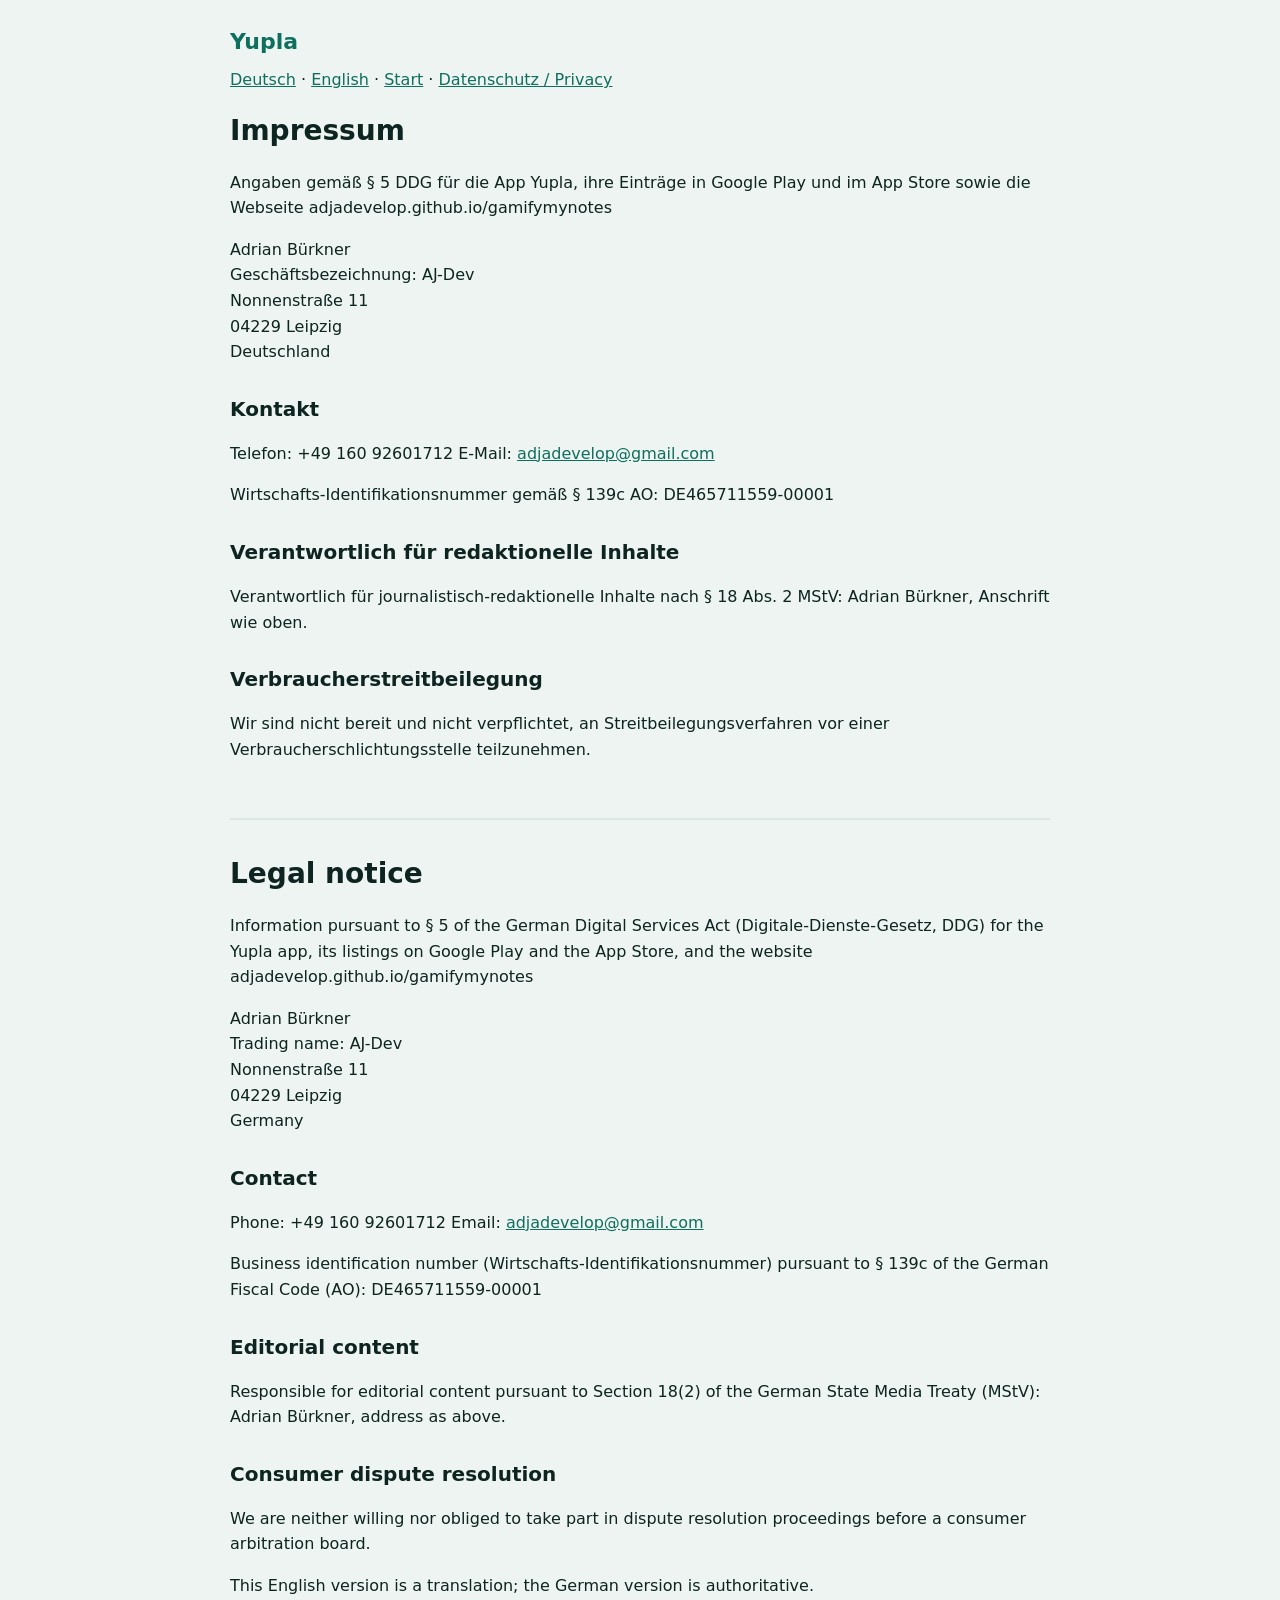
<file: impressum.html>
<!doctype html>
<html lang="de"><head><meta charset="utf-8"><meta name="viewport" content="width=device-width,initial-scale=1">
<title>Impressum / Legal notice – Yupla</title><style>body{font:16px/1.6 system-ui,-apple-system,Segoe UI,Roboto,sans-serif;color:#0d2420;background:#edf4f1;margin:0}
main{max-width:820px;margin:0 auto;padding:24px 20px 80px}
header{display:flex;align-items:center;gap:10px;margin-bottom:8px}
h1{font-size:28px;margin:8px 0 4px}h2{font-size:20px;margin:28px 0 8px}h3{font-size:16px;margin:18px 0 4px}
a{color:#0f6f5f}table{border-collapse:collapse;width:100%;font-size:14.5px;background:#fff;border-radius:12px;overflow:hidden}
td,th{border-bottom:1px solid #dce7e3;padding:8px 10px;text-align:left;vertical-align:top}th{background:#ddf2eb}
.lang{margin:0 0 16px}.muted{color:#5f7873;font-size:14px}
section+section{margin-top:56px;padding-top:24px;border-top:2px solid #dce7e3}
</style></head>
<body><main>
<header><strong style="font-size:22px;color:#0f6f5f">Yupla</strong></header>
<p class="lang"><a href="#de">Deutsch</a> · <a href="#en">English</a> · <a href="index.html">Start</a> · <a href="datenschutz.html">Datenschutz / Privacy</a></p>

<section id="de" lang="de">
<h1>Impressum</h1>
<p>Angaben gemäß § 5 DDG für die App Yupla, ihre Einträge in Google Play und im App Store sowie die Webseite adjadevelop.github.io/gamifymynotes</p>
<p>Adrian Bürkner<br>Geschäftsbezeichnung: AJ-Dev<br>Nonnenstraße 11<br>04229 Leipzig<br>Deutschland</p>
<h2>Kontakt</h2>
<p>Telefon: +49 160 92601712
E-Mail: <a href="mailto:adjadevelop@gmail.com">adjadevelop@gmail.com</a></p>
<p>Wirtschafts-Identifikationsnummer gemäß § 139c AO: DE465711559-00001</p>
<h2>Verantwortlich für redaktionelle Inhalte</h2>
<p>Verantwortlich für journalistisch-redaktionelle Inhalte nach § 18 Abs. 2 MStV: Adrian Bürkner, Anschrift wie oben.</p>
<h2>Verbraucherstreitbeilegung</h2>
<p>Wir sind nicht bereit und nicht verpflichtet, an Streitbeilegungsverfahren vor einer Verbraucherschlichtungsstelle teilzunehmen.</p>
</section>

<section id="en" lang="en">
<h1>Legal notice</h1>
<p>Information pursuant to § 5 of the German Digital Services Act (Digitale-Dienste-Gesetz, DDG) for the Yupla app, its listings on Google Play and the App Store, and the website adjadevelop.github.io/gamifymynotes</p>
<p>Adrian Bürkner<br>Trading name: AJ-Dev<br>Nonnenstraße 11<br>04229 Leipzig<br>Germany</p>
<h2>Contact</h2>
<p>Phone: +49 160 92601712
Email: <a href="mailto:adjadevelop@gmail.com">adjadevelop@gmail.com</a></p>
<p>Business identification number (Wirtschafts-Identifikationsnummer) pursuant to § 139c of the German Fiscal Code (AO): DE465711559-00001</p>
<h2>Editorial content</h2>
<p>Responsible for editorial content pursuant to Section 18(2) of the German State Media Treaty (MStV): Adrian Bürkner, address as above.</p>
<h2>Consumer dispute resolution</h2>
<p>We are neither willing nor obliged to take part in dispute resolution proceedings before a consumer arbitration board.</p>
<p>This English version is a translation; the German version is authoritative.</p>
</section>
</main></body></html>
</file>
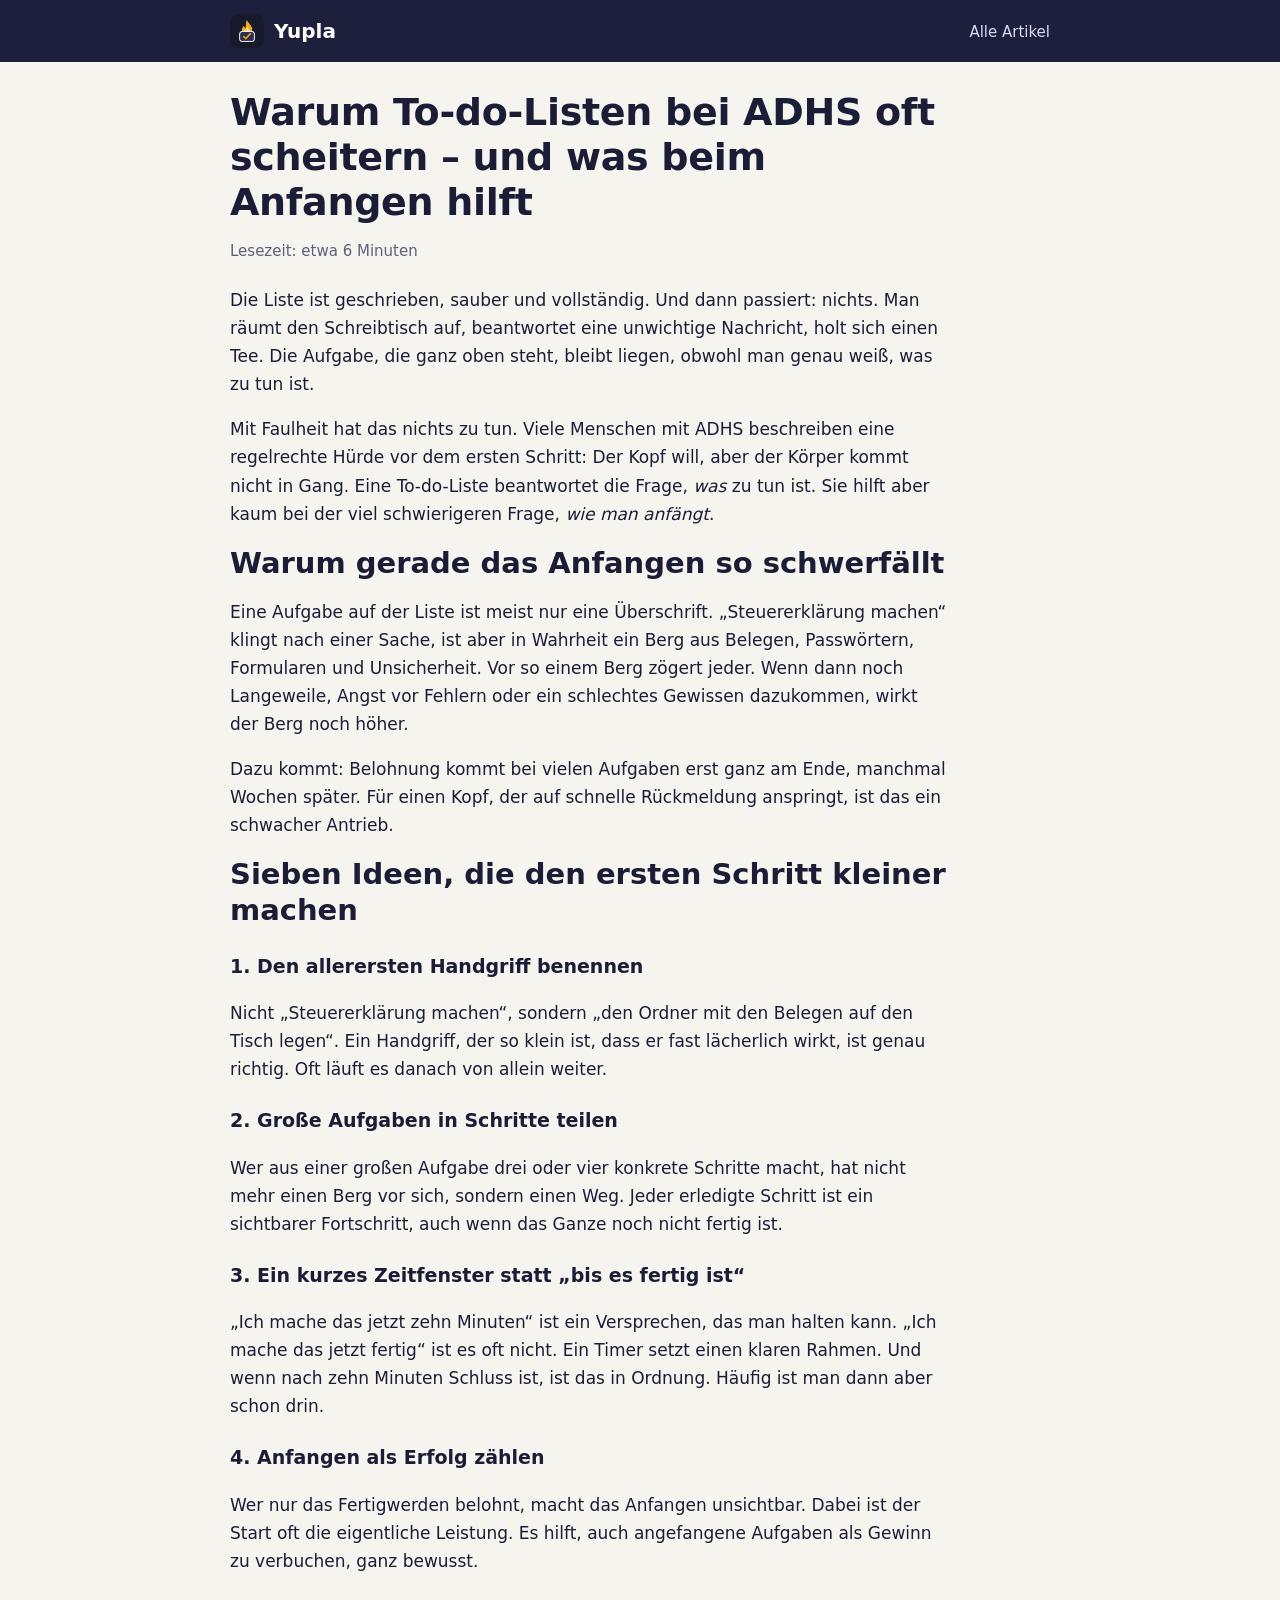
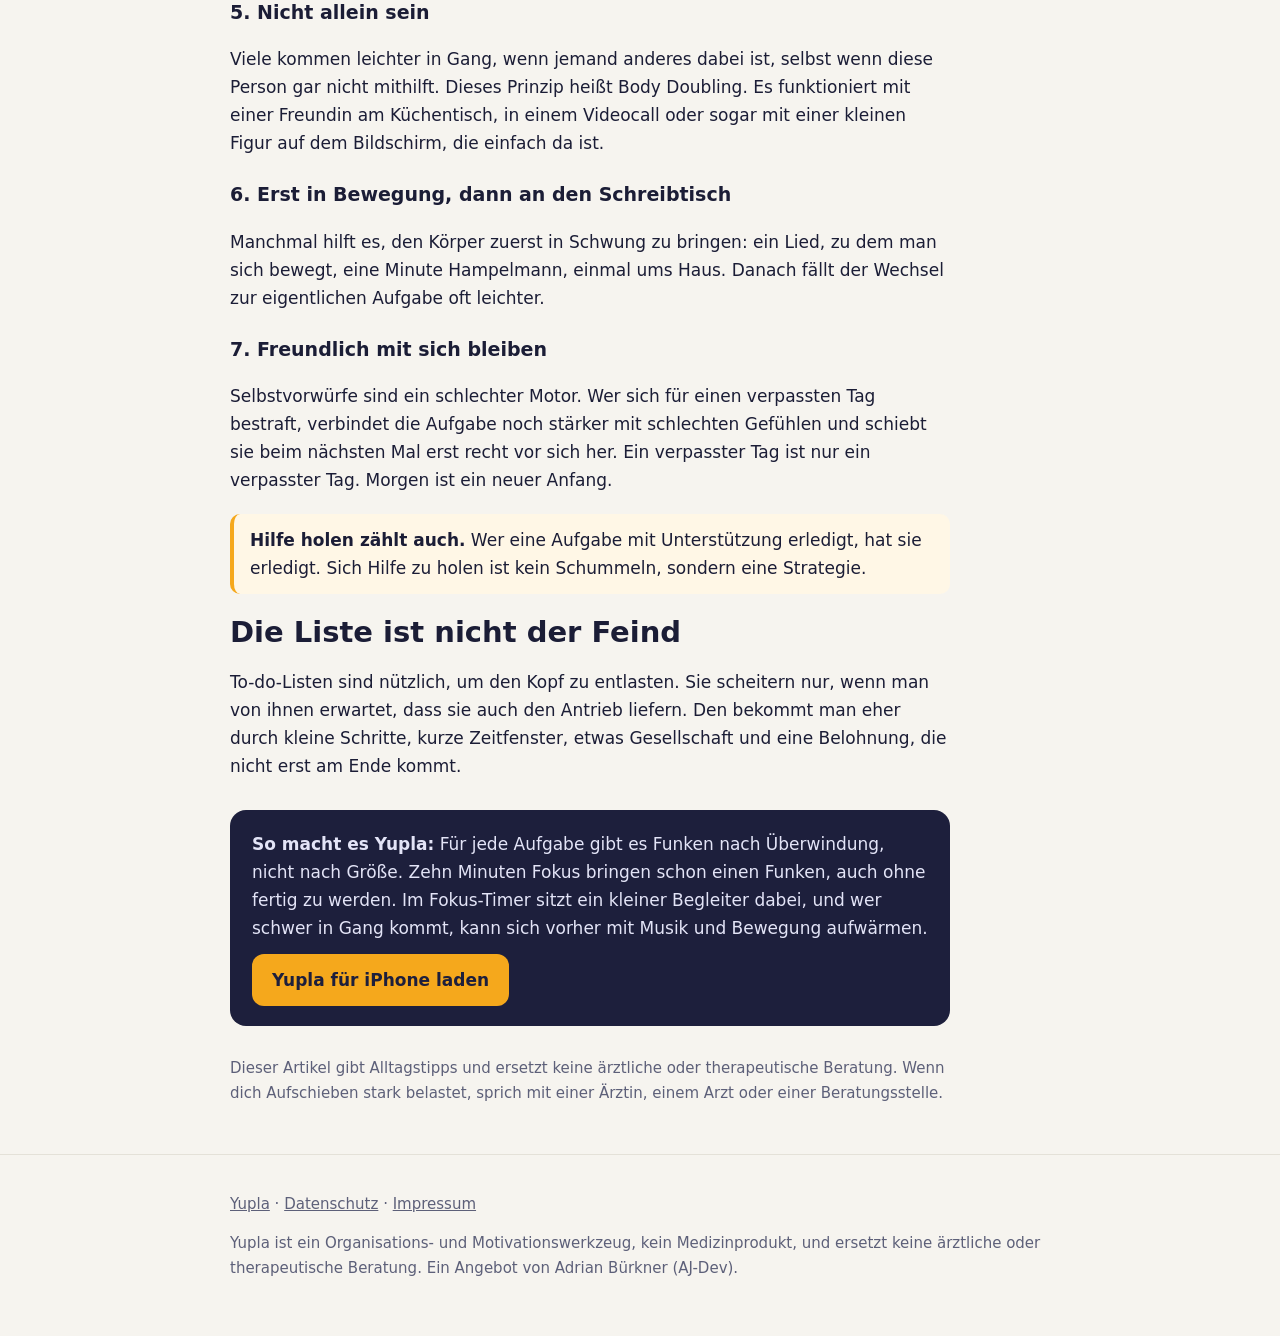
<file: artikel/anfangen-to-do-listen-adhs.html>
<!doctype html>
<html lang="de">
<head>
<meta charset="utf-8">
<meta name="viewport" content="width=device-width,initial-scale=1">
<title>Warum To-do-Listen bei ADHS oft scheitern – und was beim Anfangen hilft – Yupla</title>
<meta name="description" content="Die Liste ist selten das Problem, der erste Schritt ist es. Sieben alltagstaugliche Ideen, die das Anfangen bei ADHS leichter machen: kleinere Schritte, kurze Zeitfenster, Gesellschaft und Belohnung für die Überwindung.">
<link rel="canonical" href="https://adjadevelop.github.io/gamifymynotes/artikel/anfangen-to-do-listen-adhs.html">
<link rel="icon" href="../img/icon.png">
<meta property="og:type" content="article">
<meta property="og:title" content="Warum To-do-Listen bei ADHS oft scheitern – und was beim Anfangen hilft">
<meta property="og:description" content="Die Liste ist selten das Problem, der erste Schritt ist es. Sieben Ideen, die ihn kleiner machen.">
<meta property="og:image" content="https://adjadevelop.github.io/gamifymynotes/img/og.png">
<link rel="stylesheet" href="../site.css">
<script type="application/ld+json">
{"@context":"https://schema.org","@type":"Article","headline":"Warum To-do-Listen bei ADHS oft scheitern – und was beim Anfangen hilft","inLanguage":"de","datePublished":"2026-10-22","author":{"@type":"Organization","name":"AJ-Dev"},"publisher":{"@type":"Organization","name":"AJ-Dev"},"image":"https://adjadevelop.github.io/gamifymynotes/img/og.png","mainEntityOfPage":"https://adjadevelop.github.io/gamifymynotes/artikel/anfangen-to-do-listen-adhs.html"}
</script>
</head>
<body>
<header class="top"><div class="wrap">
 <a class="brand" href="../"><img src="../img/icon.png" alt="" width="34" height="34">Yupla</a>
 <nav><a href="../#artikel">Alle Artikel</a></nav>
</div></header>
<main class="wrap"><article>
<h1>Warum To-do-Listen bei ADHS oft scheitern – und was beim Anfangen hilft</h1>
<p class="meta">Lesezeit: etwa 6 Minuten</p>

<p>Die Liste ist geschrieben, sauber und vollständig. Und dann passiert: nichts. Man räumt den Schreibtisch auf, beantwortet eine unwichtige Nachricht, holt sich einen Tee. Die Aufgabe, die ganz oben steht, bleibt liegen, obwohl man genau weiß, was zu tun ist.</p>

<p>Mit Faulheit hat das nichts zu tun. Viele Menschen mit ADHS beschreiben eine regelrechte Hürde vor dem ersten Schritt: Der Kopf will, aber der Körper kommt nicht in Gang. Eine To-do-Liste beantwortet die Frage, <em>was</em> zu tun ist. Sie hilft aber kaum bei der viel schwierigeren Frage, <em>wie man anfängt</em>.</p>

<h2>Warum gerade das Anfangen so schwerfällt</h2>
<p>Eine Aufgabe auf der Liste ist meist nur eine Überschrift. „Steuererklärung machen“ klingt nach einer Sache, ist aber in Wahrheit ein Berg aus Belegen, Passwörtern, Formularen und Unsicherheit. Vor so einem Berg zögert jeder. Wenn dann noch Langeweile, Angst vor Fehlern oder ein schlechtes Gewissen dazukommen, wirkt der Berg noch höher.</p>
<p>Dazu kommt: Belohnung kommt bei vielen Aufgaben erst ganz am Ende, manchmal Wochen später. Für einen Kopf, der auf schnelle Rückmeldung anspringt, ist das ein schwacher Antrieb.</p>

<h2>Sieben Ideen, die den ersten Schritt kleiner machen</h2>

<h3>1. Den allerersten Handgriff benennen</h3>
<p>Nicht „Steuererklärung machen“, sondern „den Ordner mit den Belegen auf den Tisch legen“. Ein Handgriff, der so klein ist, dass er fast lächerlich wirkt, ist genau richtig. Oft läuft es danach von allein weiter.</p>

<h3>2. Große Aufgaben in Schritte teilen</h3>
<p>Wer aus einer großen Aufgabe drei oder vier konkrete Schritte macht, hat nicht mehr einen Berg vor sich, sondern einen Weg. Jeder erledigte Schritt ist ein sichtbarer Fortschritt, auch wenn das Ganze noch nicht fertig ist.</p>

<h3>3. Ein kurzes Zeitfenster statt „bis es fertig ist“</h3>
<p>„Ich mache das jetzt zehn Minuten“ ist ein Versprechen, das man halten kann. „Ich mache das jetzt fertig“ ist es oft nicht. Ein Timer setzt einen klaren Rahmen. Und wenn nach zehn Minuten Schluss ist, ist das in Ordnung. Häufig ist man dann aber schon drin.</p>

<h3>4. Anfangen als Erfolg zählen</h3>
<p>Wer nur das Fertigwerden belohnt, macht das Anfangen unsichtbar. Dabei ist der Start oft die eigentliche Leistung. Es hilft, auch angefangene Aufgaben als Gewinn zu verbuchen, ganz bewusst.</p>

<h3>5. Nicht allein sein</h3>
<p>Viele kommen leichter in Gang, wenn jemand anderes dabei ist, selbst wenn diese Person gar nicht mithilft. Dieses Prinzip heißt Body Doubling. Es funktioniert mit einer Freundin am Küchentisch, in einem Videocall oder sogar mit einer kleinen Figur auf dem Bildschirm, die einfach da ist.</p>

<h3>6. Erst in Bewegung, dann an den Schreibtisch</h3>
<p>Manchmal hilft es, den Körper zuerst in Schwung zu bringen: ein Lied, zu dem man sich bewegt, eine Minute Hampelmann, einmal ums Haus. Danach fällt der Wechsel zur eigentlichen Aufgabe oft leichter.</p>

<h3>7. Freundlich mit sich bleiben</h3>
<p>Selbstvorwürfe sind ein schlechter Motor. Wer sich für einen verpassten Tag bestraft, verbindet die Aufgabe noch stärker mit schlechten Gefühlen und schiebt sie beim nächsten Mal erst recht vor sich her. Ein verpasster Tag ist nur ein verpasster Tag. Morgen ist ein neuer Anfang.</p>

<div class="box"><b>Hilfe holen zählt auch.</b> Wer eine Aufgabe mit Unterstützung erledigt, hat sie erledigt. Sich Hilfe zu holen ist kein Schummeln, sondern eine Strategie.</div>

<h2>Die Liste ist nicht der Feind</h2>
<p>To-do-Listen sind nützlich, um den Kopf zu entlasten. Sie scheitern nur, wenn man von ihnen erwartet, dass sie auch den Antrieb liefern. Den bekommt man eher durch kleine Schritte, kurze Zeitfenster, etwas Gesellschaft und eine Belohnung, die nicht erst am Ende kommt.</p>

<div class="cta">
 <p><b>So macht es Yupla:</b> Für jede Aufgabe gibt es Funken nach Überwindung, nicht nach Größe. Zehn Minuten Fokus bringen schon einen Funken, auch ohne fertig zu werden. Im Fokus-Timer sitzt ein kleiner Begleiter dabei, und wer schwer in Gang kommt, kann sich vorher mit Musik und Bewegung aufwärmen.</p>
 <a class="btn" href="https://apps.apple.com/app/id6822262464">Yupla für iPhone laden</a>
</div>

<p class="muted">Dieser Artikel gibt Alltagstipps und ersetzt keine ärztliche oder therapeutische Beratung. Wenn dich Aufschieben stark belastet, sprich mit einer Ärztin, einem Arzt oder einer Beratungsstelle.</p>
</article></main>
<footer><div class="wrap">
 <p><a href="../">Yupla</a> · <a href="../datenschutz.html">Datenschutz</a> · <a href="../impressum.html">Impressum</a></p>
 <p>Yupla ist ein Organisations- und Motivationswerkzeug, kein Medizinprodukt, und ersetzt keine ärztliche oder therapeutische Beratung. Ein Angebot von Adrian Bürkner (AJ-Dev).</p>
</div></footer>
</body>
</html>
</file>
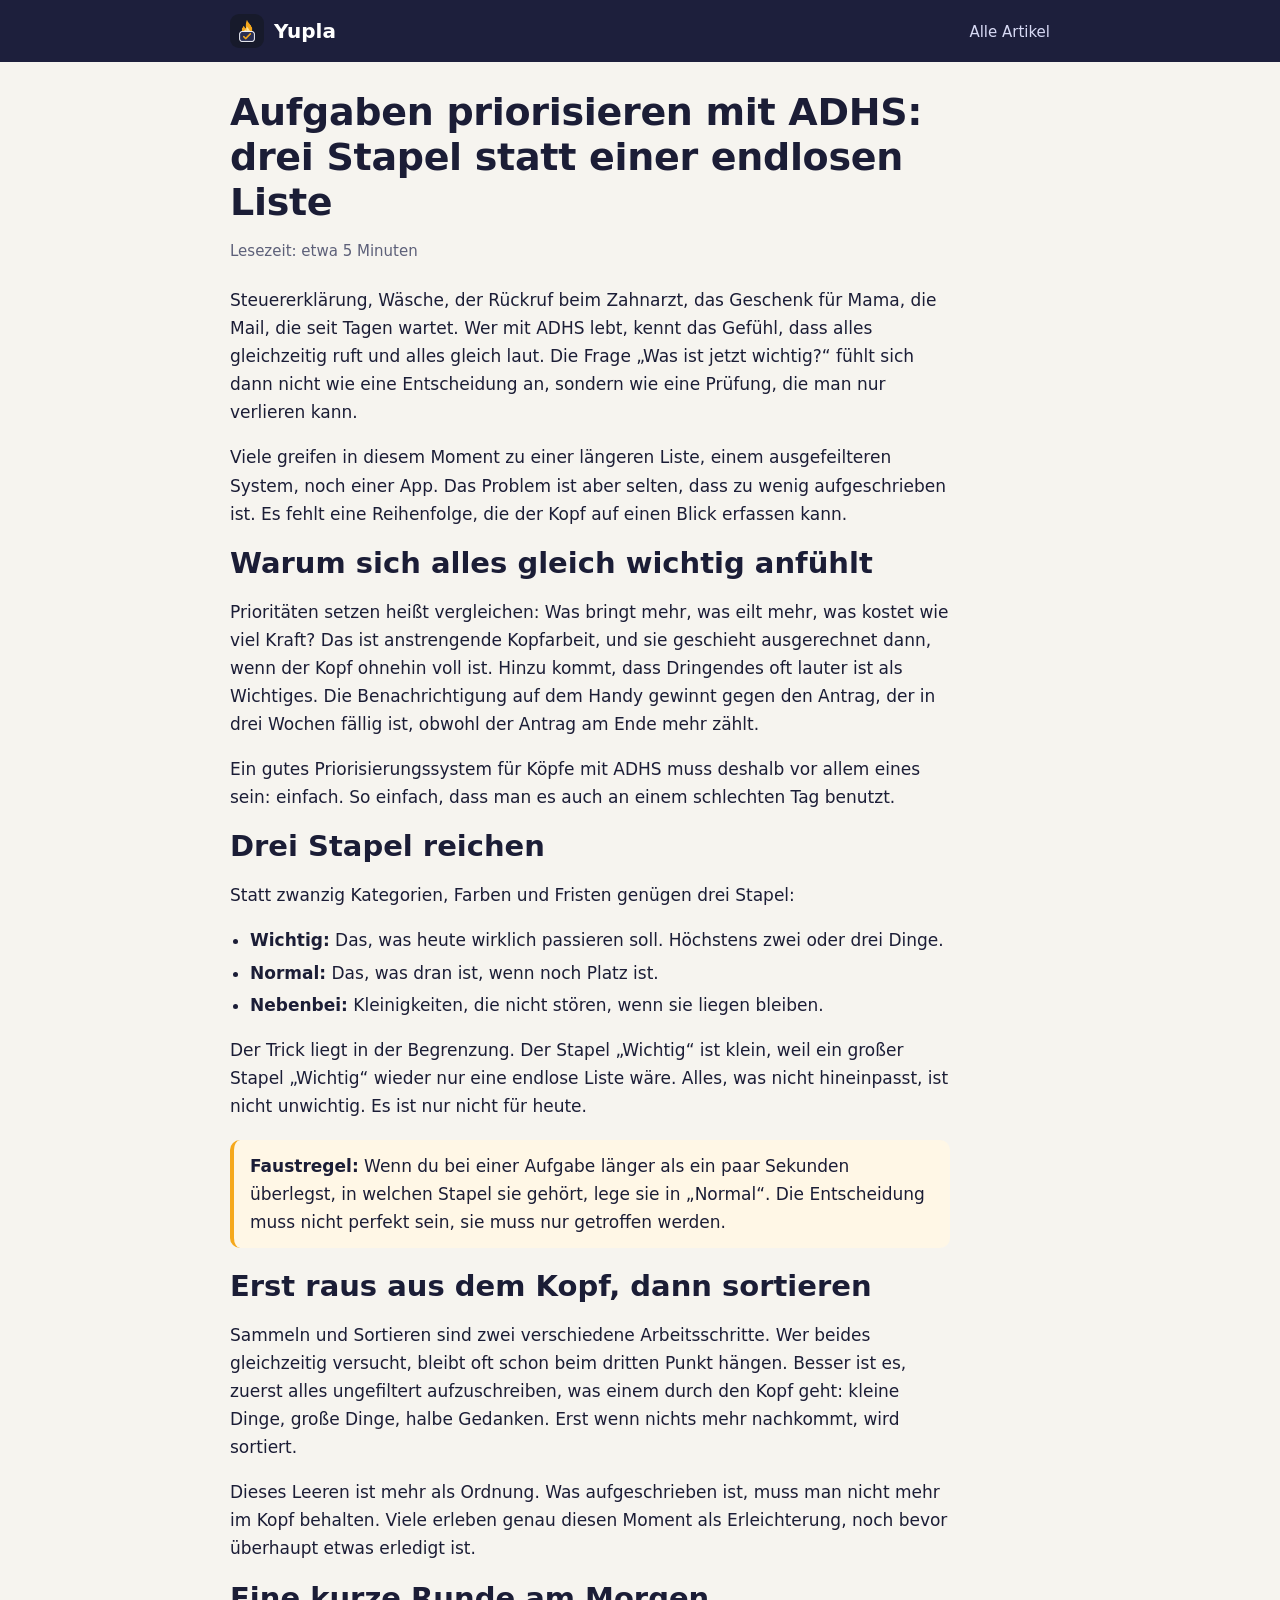
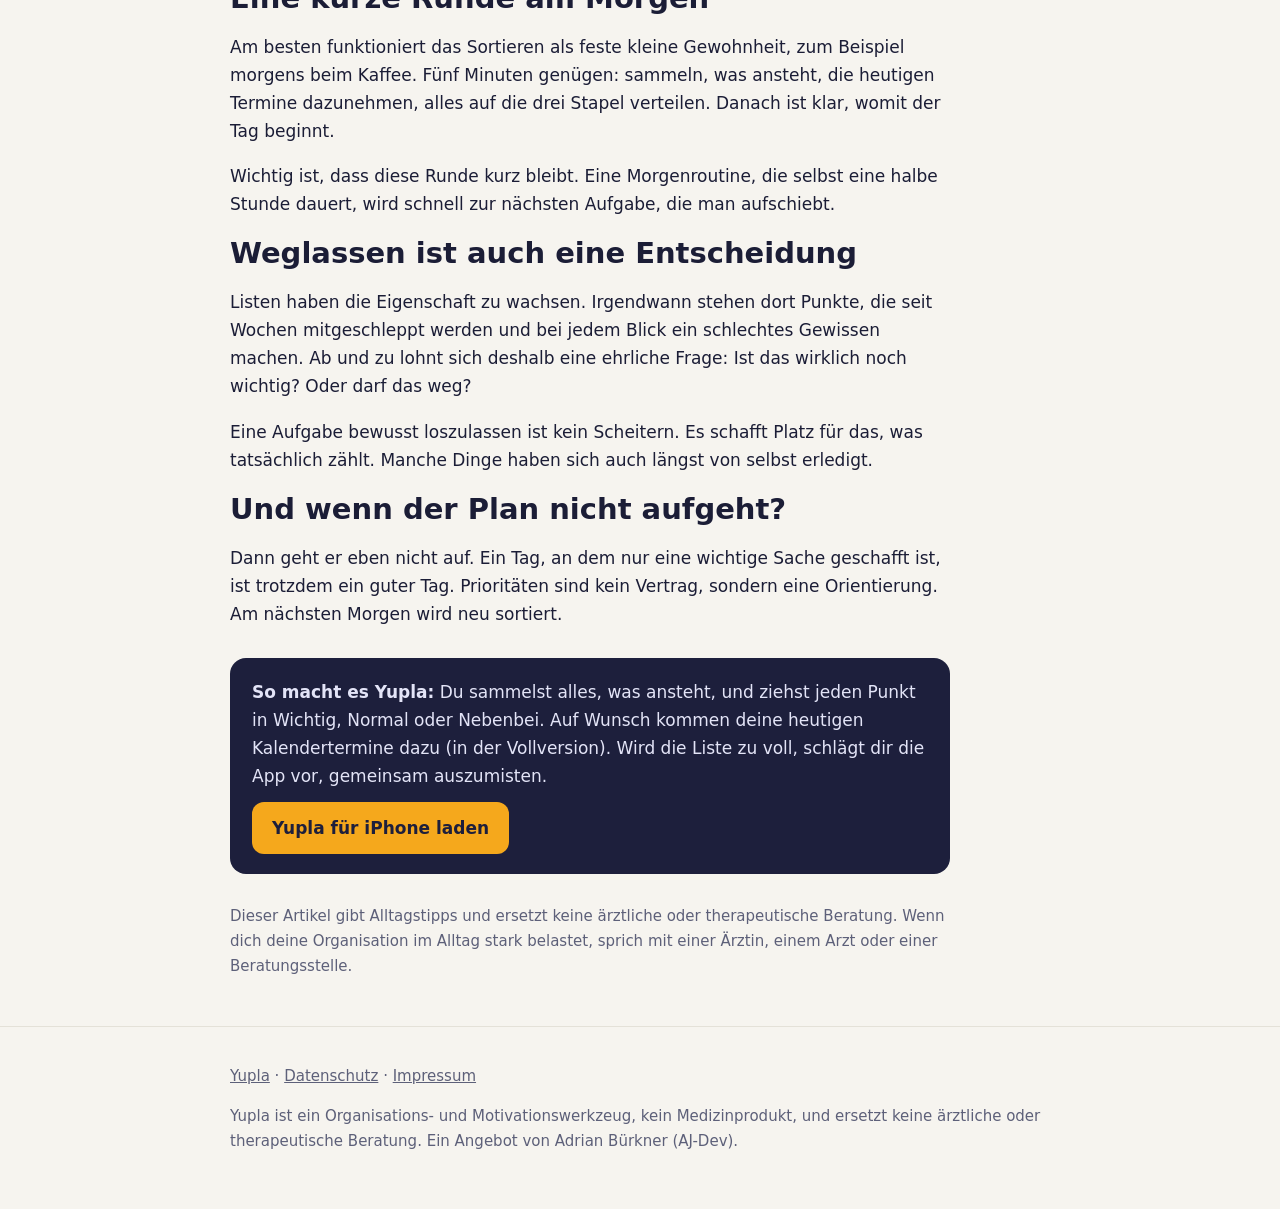
<file: artikel/aufgaben-priorisieren-adhs.html>
<!doctype html>
<html lang="de">
<head>
<meta charset="utf-8">
<meta name="viewport" content="width=device-width,initial-scale=1">
<title>Aufgaben priorisieren mit ADHS: drei Stapel statt einer endlosen Liste – Yupla</title>
<meta name="description" content="Wenn alles gleich dringend wirkt, hilft keine längere Liste, sondern eine einfachere Sortierung. Wie du mit drei Stapeln, einer Morgenrunde und dem Mut zum Weglassen Prioritäten setzt.">
<link rel="canonical" href="https://adjadevelop.github.io/gamifymynotes/artikel/aufgaben-priorisieren-adhs.html">
<link rel="icon" href="../img/icon.png">
<meta property="og:type" content="article">
<meta property="og:title" content="Aufgaben priorisieren mit ADHS: drei Stapel statt einer endlosen Liste">
<meta property="og:description" content="Wenn alles gleich dringend wirkt, hilft eine einfachere Sortierung – nicht eine längere Liste.">
<meta property="og:image" content="https://adjadevelop.github.io/gamifymynotes/img/og.png">
<link rel="stylesheet" href="../site.css">
<script type="application/ld+json">
{"@context":"https://schema.org","@type":"Article","headline":"Aufgaben priorisieren mit ADHS: drei Stapel statt einer endlosen Liste","inLanguage":"de","datePublished":"2026-10-22","author":{"@type":"Organization","name":"AJ-Dev"},"publisher":{"@type":"Organization","name":"AJ-Dev"},"image":"https://adjadevelop.github.io/gamifymynotes/img/og.png","mainEntityOfPage":"https://adjadevelop.github.io/gamifymynotes/artikel/aufgaben-priorisieren-adhs.html"}
</script>
</head>
<body>
<header class="top"><div class="wrap">
 <a class="brand" href="../"><img src="../img/icon.png" alt="" width="34" height="34">Yupla</a>
 <nav><a href="../#artikel">Alle Artikel</a></nav>
</div></header>
<main class="wrap"><article>
<h1>Aufgaben priorisieren mit ADHS: drei Stapel statt einer endlosen Liste</h1>
<p class="meta">Lesezeit: etwa 5 Minuten</p>

<p>Steuererklärung, Wäsche, der Rückruf beim Zahnarzt, das Geschenk für Mama, die Mail, die seit Tagen wartet. Wer mit ADHS lebt, kennt das Gefühl, dass alles gleichzeitig ruft und alles gleich laut. Die Frage „Was ist jetzt wichtig?“ fühlt sich dann nicht wie eine Entscheidung an, sondern wie eine Prüfung, die man nur verlieren kann.</p>

<p>Viele greifen in diesem Moment zu einer längeren Liste, einem ausgefeilteren System, noch einer App. Das Problem ist aber selten, dass zu wenig aufgeschrieben ist. Es fehlt eine Reihenfolge, die der Kopf auf einen Blick erfassen kann.</p>

<h2>Warum sich alles gleich wichtig anfühlt</h2>
<p>Prioritäten setzen heißt vergleichen: Was bringt mehr, was eilt mehr, was kostet wie viel Kraft? Das ist anstrengende Kopfarbeit, und sie geschieht ausgerechnet dann, wenn der Kopf ohnehin voll ist. Hinzu kommt, dass Dringendes oft lauter ist als Wichtiges. Die Benachrichtigung auf dem Handy gewinnt gegen den Antrag, der in drei Wochen fällig ist, obwohl der Antrag am Ende mehr zählt.</p>
<p>Ein gutes Priorisierungssystem für Köpfe mit ADHS muss deshalb vor allem eines sein: einfach. So einfach, dass man es auch an einem schlechten Tag benutzt.</p>

<h2>Drei Stapel reichen</h2>
<p>Statt zwanzig Kategorien, Farben und Fristen genügen drei Stapel:</p>
<ul class="plain">
 <li><b>Wichtig:</b> Das, was heute wirklich passieren soll. Höchstens zwei oder drei Dinge.</li>
 <li><b>Normal:</b> Das, was dran ist, wenn noch Platz ist.</li>
 <li><b>Nebenbei:</b> Kleinigkeiten, die nicht stören, wenn sie liegen bleiben.</li>
</ul>
<p>Der Trick liegt in der Begrenzung. Der Stapel „Wichtig“ ist klein, weil ein großer Stapel „Wichtig“ wieder nur eine endlose Liste wäre. Alles, was nicht hineinpasst, ist nicht unwichtig. Es ist nur nicht für heute.</p>

<div class="box"><b>Faustregel:</b> Wenn du bei einer Aufgabe länger als ein paar Sekunden überlegst, in welchen Stapel sie gehört, lege sie in „Normal“. Die Entscheidung muss nicht perfekt sein, sie muss nur getroffen werden.</div>

<h2>Erst raus aus dem Kopf, dann sortieren</h2>
<p>Sammeln und Sortieren sind zwei verschiedene Arbeitsschritte. Wer beides gleichzeitig versucht, bleibt oft schon beim dritten Punkt hängen. Besser ist es, zuerst alles ungefiltert aufzuschreiben, was einem durch den Kopf geht: kleine Dinge, große Dinge, halbe Gedanken. Erst wenn nichts mehr nachkommt, wird sortiert.</p>
<p>Dieses Leeren ist mehr als Ordnung. Was aufgeschrieben ist, muss man nicht mehr im Kopf behalten. Viele erleben genau diesen Moment als Erleichterung, noch bevor überhaupt etwas erledigt ist.</p>

<h2>Eine kurze Runde am Morgen</h2>
<p>Am besten funktioniert das Sortieren als feste kleine Gewohnheit, zum Beispiel morgens beim Kaffee. Fünf Minuten genügen: sammeln, was ansteht, die heutigen Termine dazunehmen, alles auf die drei Stapel verteilen. Danach ist klar, womit der Tag beginnt.</p>
<p>Wichtig ist, dass diese Runde kurz bleibt. Eine Morgenroutine, die selbst eine halbe Stunde dauert, wird schnell zur nächsten Aufgabe, die man aufschiebt.</p>

<h2>Weglassen ist auch eine Entscheidung</h2>
<p>Listen haben die Eigenschaft zu wachsen. Irgendwann stehen dort Punkte, die seit Wochen mitgeschleppt werden und bei jedem Blick ein schlechtes Gewissen machen. Ab und zu lohnt sich deshalb eine ehrliche Frage: Ist das wirklich noch wichtig? Oder darf das weg?</p>
<p>Eine Aufgabe bewusst loszulassen ist kein Scheitern. Es schafft Platz für das, was tatsächlich zählt. Manche Dinge haben sich auch längst von selbst erledigt.</p>

<h2>Und wenn der Plan nicht aufgeht?</h2>
<p>Dann geht er eben nicht auf. Ein Tag, an dem nur eine wichtige Sache geschafft ist, ist trotzdem ein guter Tag. Prioritäten sind kein Vertrag, sondern eine Orientierung. Am nächsten Morgen wird neu sortiert.</p>

<div class="cta">
 <p><b>So macht es Yupla:</b> Du sammelst alles, was ansteht, und ziehst jeden Punkt in Wichtig, Normal oder Nebenbei. Auf Wunsch kommen deine heutigen Kalendertermine dazu (in der Vollversion). Wird die Liste zu voll, schlägt dir die App vor, gemeinsam auszumisten.</p>
 <a class="btn" href="https://apps.apple.com/app/id6822262464">Yupla für iPhone laden</a>
</div>

<p class="muted">Dieser Artikel gibt Alltagstipps und ersetzt keine ärztliche oder therapeutische Beratung. Wenn dich deine Organisation im Alltag stark belastet, sprich mit einer Ärztin, einem Arzt oder einer Beratungsstelle.</p>
</article></main>
<footer><div class="wrap">
 <p><a href="../">Yupla</a> · <a href="../datenschutz.html">Datenschutz</a> · <a href="../impressum.html">Impressum</a></p>
 <p>Yupla ist ein Organisations- und Motivationswerkzeug, kein Medizinprodukt, und ersetzt keine ärztliche oder therapeutische Beratung. Ein Angebot von Adrian Bürkner (AJ-Dev).</p>
</div></footer>
</body>
</html>
</file>
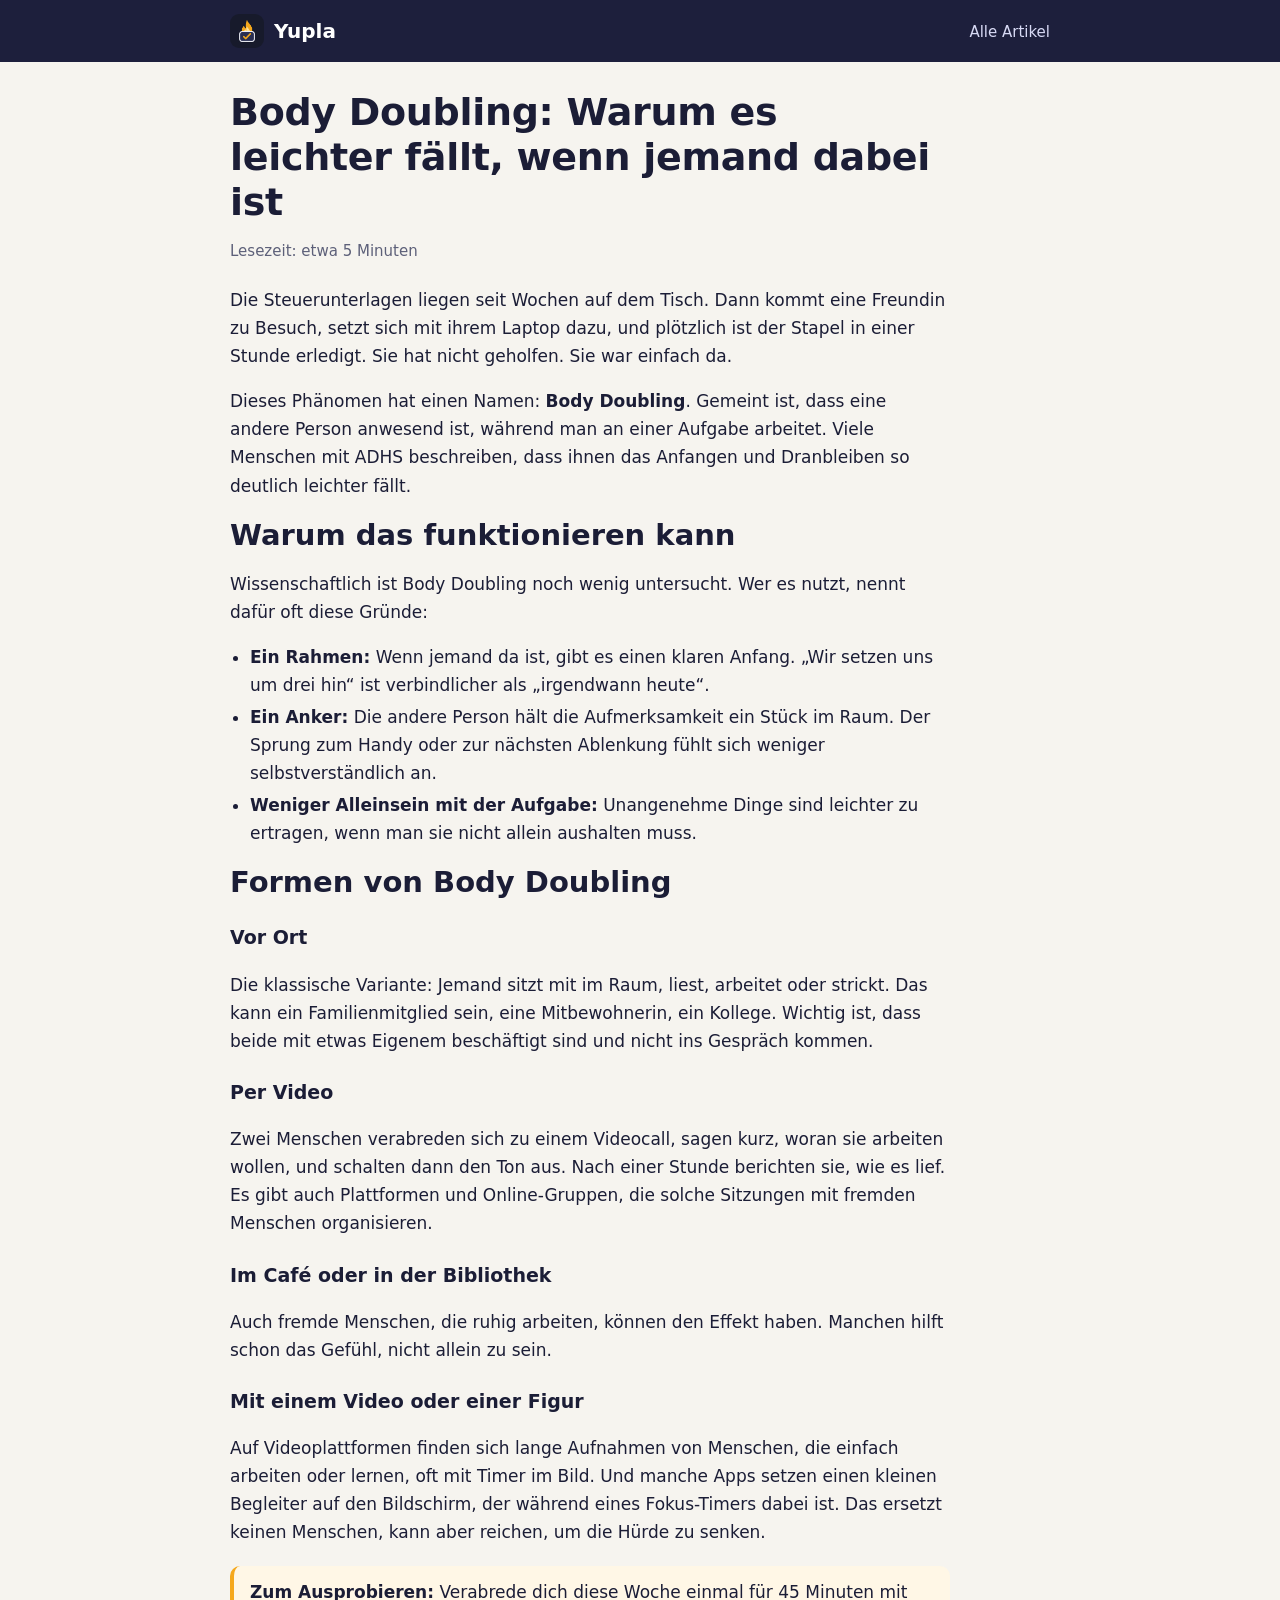
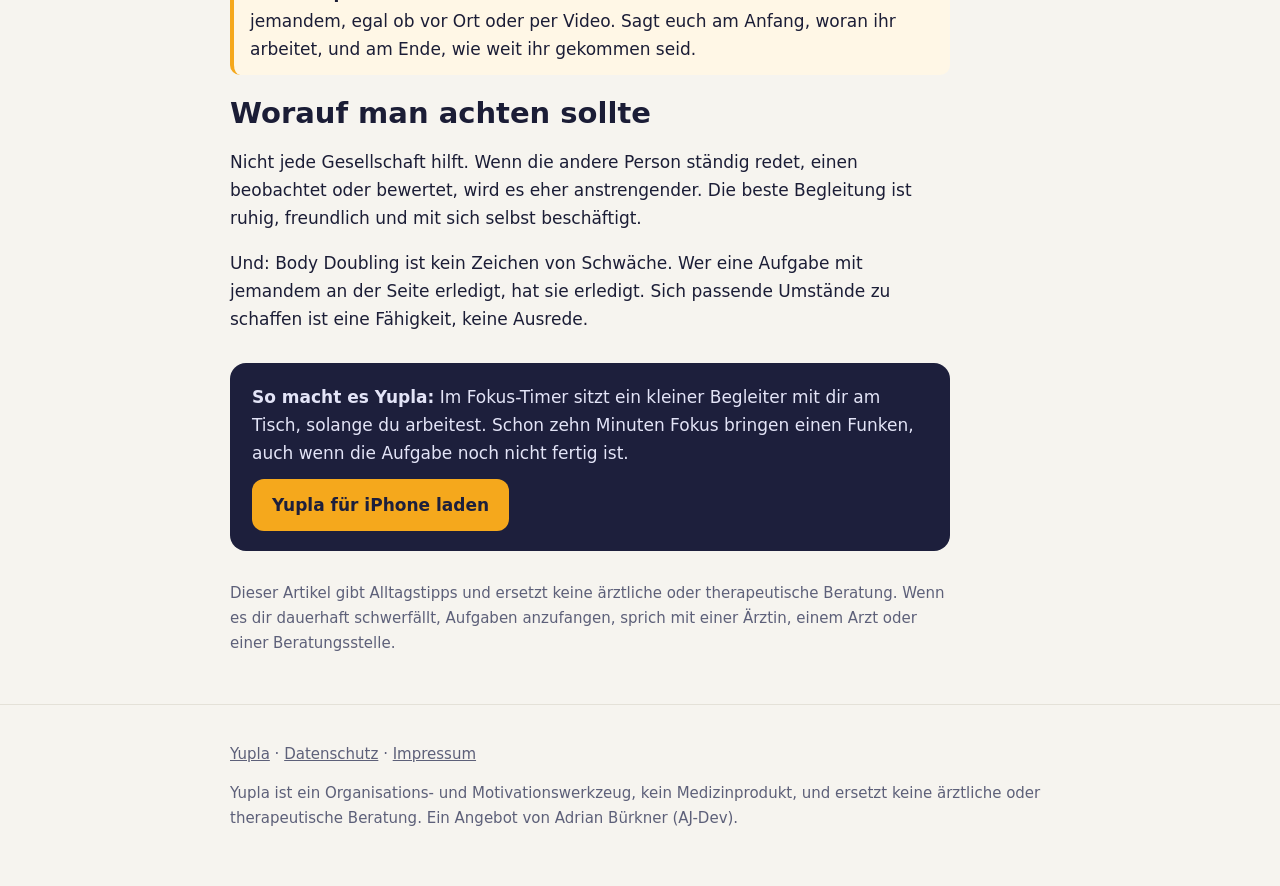
<file: artikel/body-doubling.html>
<!doctype html>
<html lang="de">
<head>
<meta charset="utf-8">
<meta name="viewport" content="width=device-width,initial-scale=1">
<title>Body Doubling: Warum es leichter fällt, wenn jemand dabei ist – Yupla</title>
<meta name="description" content="Viele Menschen mit ADHS kommen leichter in Gang, wenn jemand anderes im Raum ist, auch wenn diese Person gar nicht mithilft. Was Body Doubling ist, wie man es im Alltag ausprobiert und welche Formen es gibt.">
<link rel="canonical" href="https://adjadevelop.github.io/gamifymynotes/artikel/body-doubling.html">
<link rel="icon" href="../img/icon.png">
<meta property="og:type" content="article">
<meta property="og:title" content="Body Doubling: Warum es leichter fällt, wenn jemand dabei ist">
<meta property="og:description" content="Was Body Doubling ist und wie man es im Alltag ausprobiert.">
<meta property="og:image" content="https://adjadevelop.github.io/gamifymynotes/img/og.png">
<link rel="stylesheet" href="../site.css">
<script type="application/ld+json">
{"@context": "https://schema.org", "@type": "Article", "headline": "Body Doubling: Warum es leichter fällt, wenn jemand dabei ist", "inLanguage": "de", "datePublished": "2026-10-22", "author": {"@type": "Organization", "name": "AJ-Dev"}, "publisher": {"@type": "Organization", "name": "AJ-Dev"}, "image": "https://adjadevelop.github.io/gamifymynotes/img/og.png", "mainEntityOfPage": "https://adjadevelop.github.io/gamifymynotes/artikel/body-doubling.html"}
</script>
</head>
<body>
<header class="top"><div class="wrap">
 <a class="brand" href="../"><img src="../img/icon.png" alt="" width="34" height="34">Yupla</a>
 <nav><a href="../#artikel">Alle Artikel</a></nav>
</div></header>
<main class="wrap"><article>
<h1>Body Doubling: Warum es leichter fällt, wenn jemand dabei ist</h1>
<p class="meta">Lesezeit: etwa 5 Minuten</p>
<p>Die Steuerunterlagen liegen seit Wochen auf dem Tisch. Dann kommt eine Freundin zu Besuch, setzt sich mit ihrem Laptop dazu, und plötzlich ist der Stapel in einer Stunde erledigt. Sie hat nicht geholfen. Sie war einfach da.</p>

<p>Dieses Phänomen hat einen Namen: <b>Body Doubling</b>. Gemeint ist, dass eine andere Person anwesend ist, während man an einer Aufgabe arbeitet. Viele Menschen mit ADHS beschreiben, dass ihnen das Anfangen und Dranbleiben so deutlich leichter fällt.</p>

<h2>Warum das funktionieren kann</h2>
<p>Wissenschaftlich ist Body Doubling noch wenig untersucht. Wer es nutzt, nennt dafür oft diese Gründe:</p>
<ul class="plain">
 <li><b>Ein Rahmen:</b> Wenn jemand da ist, gibt es einen klaren Anfang. „Wir setzen uns um drei hin“ ist verbindlicher als „irgendwann heute“.</li>
 <li><b>Ein Anker:</b> Die andere Person hält die Aufmerksamkeit ein Stück im Raum. Der Sprung zum Handy oder zur nächsten Ablenkung fühlt sich weniger selbstverständlich an.</li>
 <li><b>Weniger Alleinsein mit der Aufgabe:</b> Unangenehme Dinge sind leichter zu ertragen, wenn man sie nicht allein aushalten muss.</li>
</ul>

<h2>Formen von Body Doubling</h2>

<h3>Vor Ort</h3>
<p>Die klassische Variante: Jemand sitzt mit im Raum, liest, arbeitet oder strickt. Das kann ein Familienmitglied sein, eine Mitbewohnerin, ein Kollege. Wichtig ist, dass beide mit etwas Eigenem beschäftigt sind und nicht ins Gespräch kommen.</p>

<h3>Per Video</h3>
<p>Zwei Menschen verabreden sich zu einem Videocall, sagen kurz, woran sie arbeiten wollen, und schalten dann den Ton aus. Nach einer Stunde berichten sie, wie es lief. Es gibt auch Plattformen und Online-Gruppen, die solche Sitzungen mit fremden Menschen organisieren.</p>

<h3>Im Café oder in der Bibliothek</h3>
<p>Auch fremde Menschen, die ruhig arbeiten, können den Effekt haben. Manchen hilft schon das Gefühl, nicht allein zu sein.</p>

<h3>Mit einem Video oder einer Figur</h3>
<p>Auf Videoplattformen finden sich lange Aufnahmen von Menschen, die einfach arbeiten oder lernen, oft mit Timer im Bild. Und manche Apps setzen einen kleinen Begleiter auf den Bildschirm, der während eines Fokus-Timers dabei ist. Das ersetzt keinen Menschen, kann aber reichen, um die Hürde zu senken.</p>

<div class="box"><b>Zum Ausprobieren:</b> Verabrede dich diese Woche einmal für 45 Minuten mit jemandem, egal ob vor Ort oder per Video. Sagt euch am Anfang, woran ihr arbeitet, und am Ende, wie weit ihr gekommen seid.</div>

<h2>Worauf man achten sollte</h2>
<p>Nicht jede Gesellschaft hilft. Wenn die andere Person ständig redet, einen beobachtet oder bewertet, wird es eher anstrengender. Die beste Begleitung ist ruhig, freundlich und mit sich selbst beschäftigt.</p>
<p>Und: Body Doubling ist kein Zeichen von Schwäche. Wer eine Aufgabe mit jemandem an der Seite erledigt, hat sie erledigt. Sich passende Umstände zu schaffen ist eine Fähigkeit, keine Ausrede.</p>

<div class="cta">
 <p><b>So macht es Yupla:</b> Im Fokus-Timer sitzt ein kleiner Begleiter mit dir am Tisch, solange du arbeitest. Schon zehn Minuten Fokus bringen einen Funken, auch wenn die Aufgabe noch nicht fertig ist.</p>
 <a class="btn" href="https://apps.apple.com/app/id6822262464">Yupla für iPhone laden</a>
</div>

<p class="muted">Dieser Artikel gibt Alltagstipps und ersetzt keine ärztliche oder therapeutische Beratung. Wenn es dir dauerhaft schwerfällt, Aufgaben anzufangen, sprich mit einer Ärztin, einem Arzt oder einer Beratungsstelle.</p>
</article></main>
<footer><div class="wrap">
 <p><a href="../">Yupla</a> · <a href="../datenschutz.html">Datenschutz</a> · <a href="../impressum.html">Impressum</a></p>
 <p>Yupla ist ein Organisations- und Motivationswerkzeug, kein Medizinprodukt, und ersetzt keine ärztliche oder therapeutische Beratung. Ein Angebot von Adrian Bürkner (AJ-Dev).</p>
</div></footer>
</body>
</html>
</file>
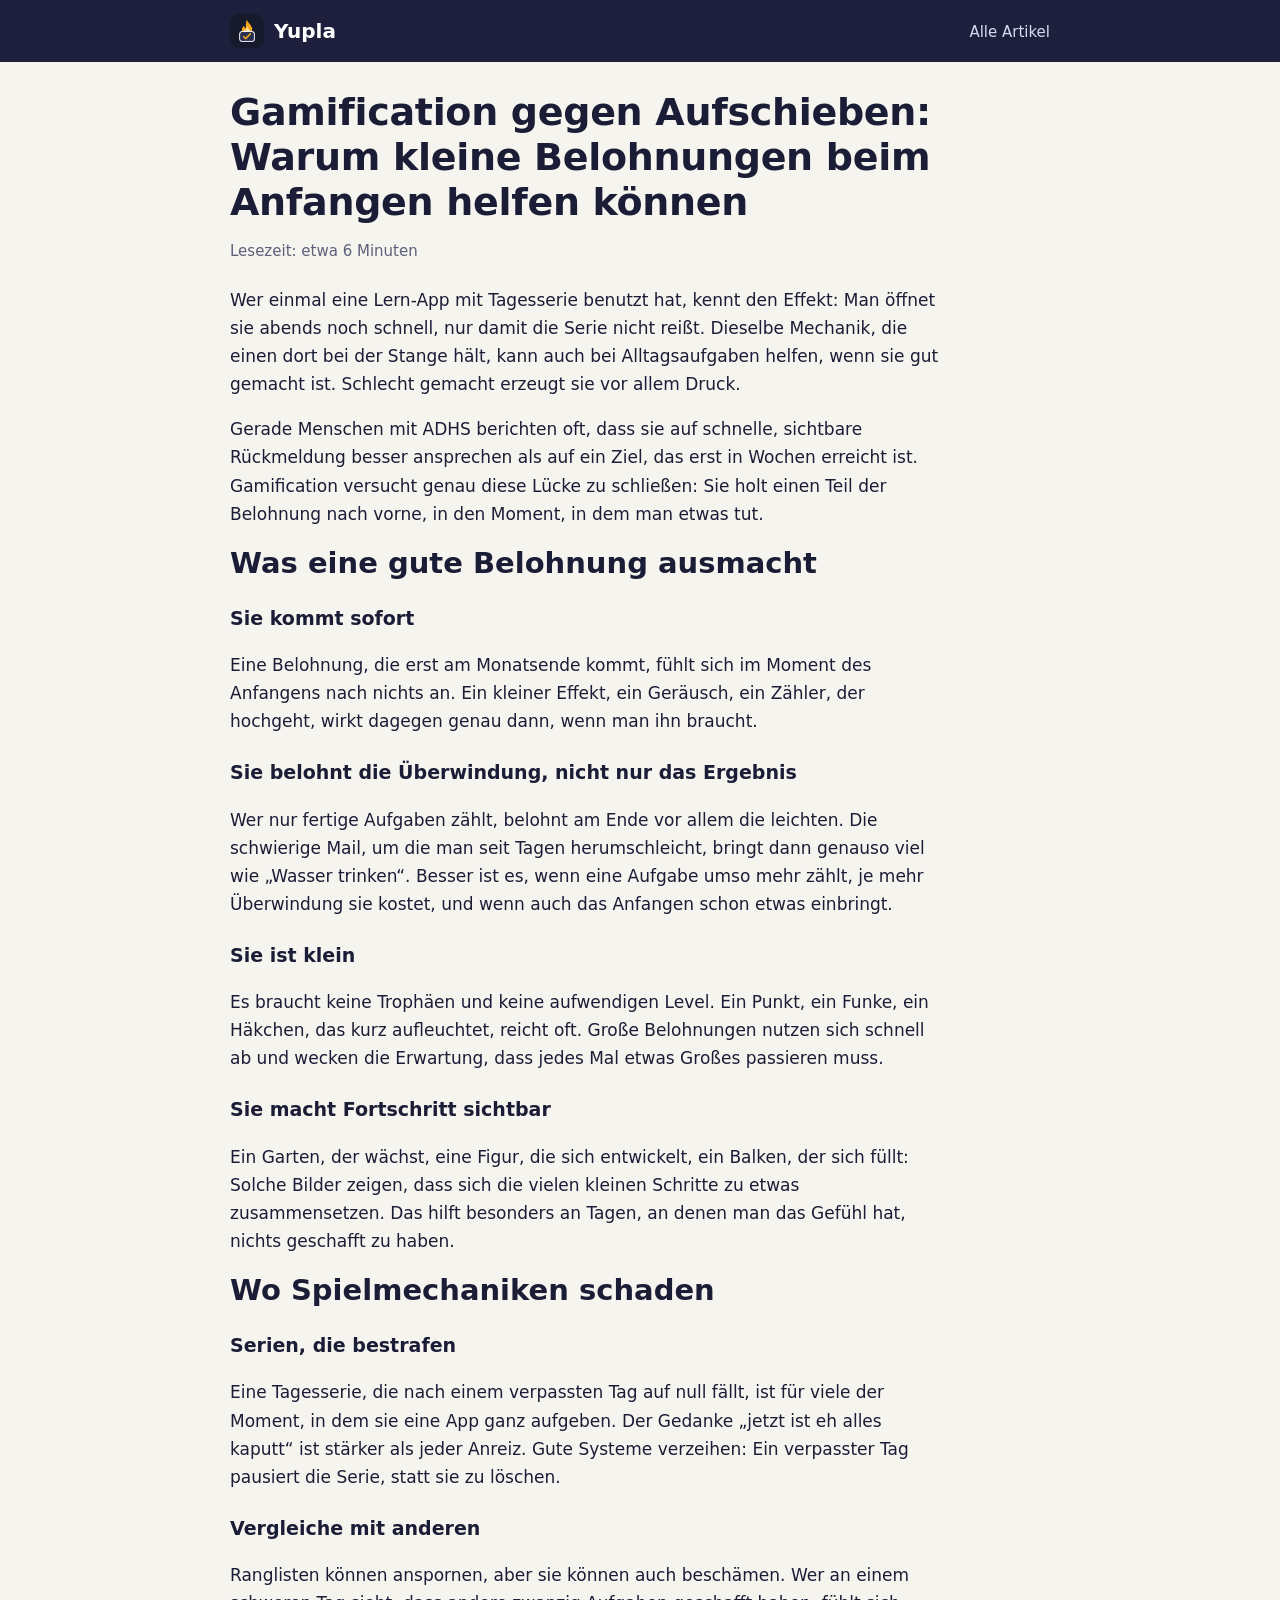
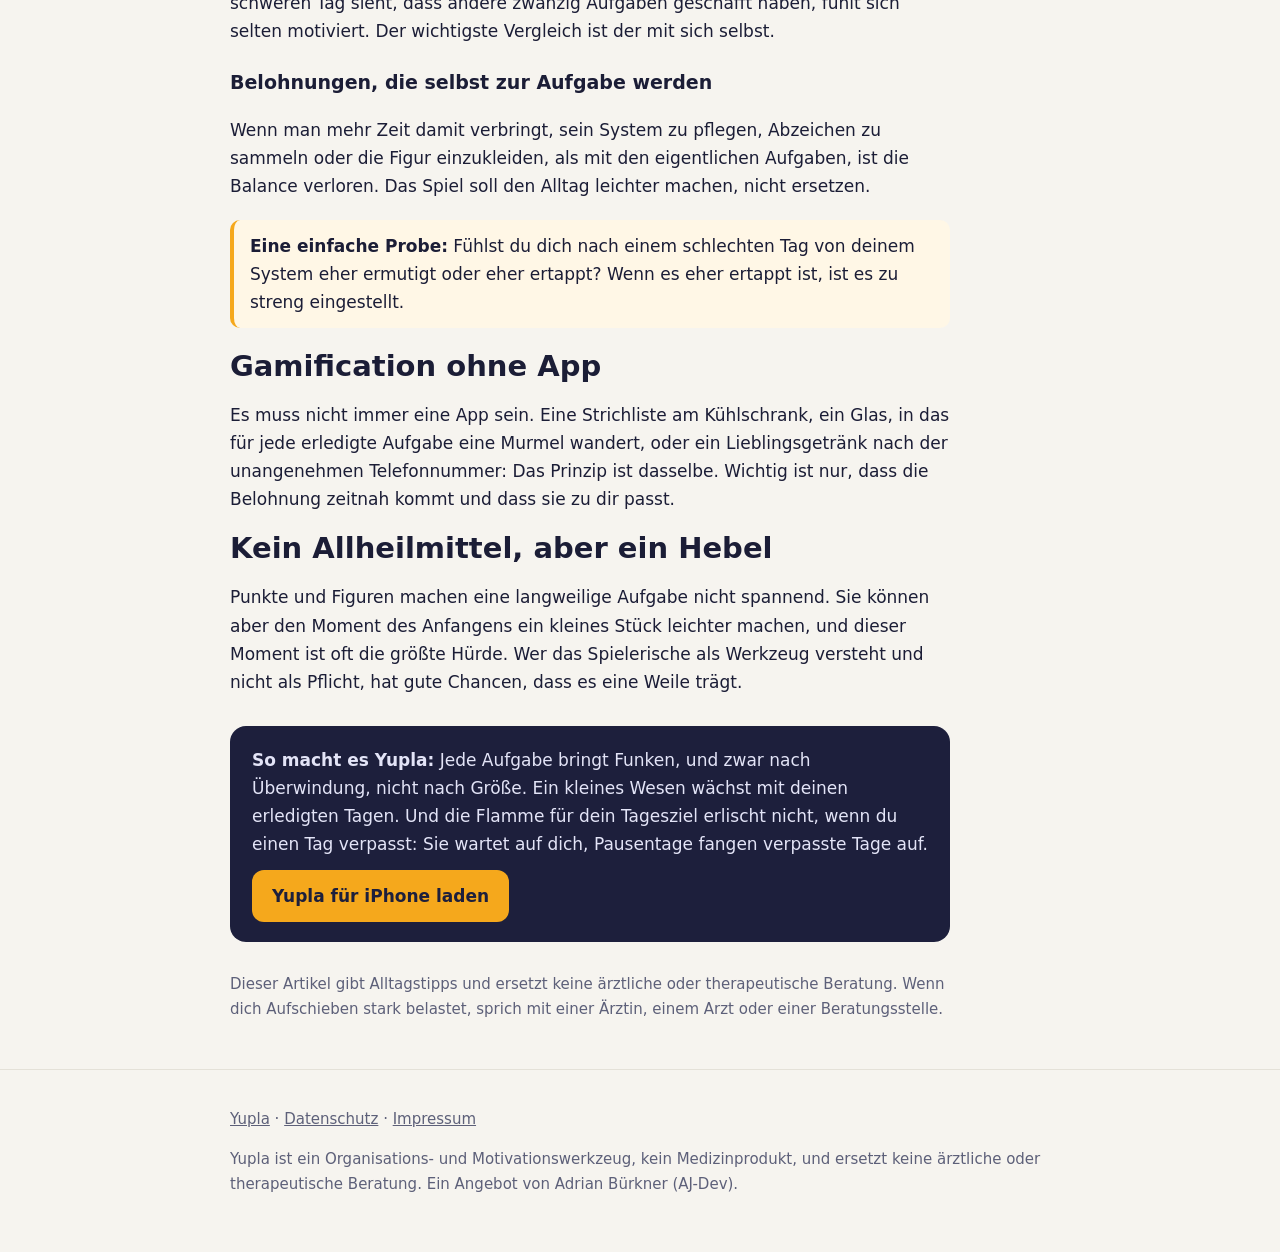
<file: artikel/gamification-aufschieben.html>
<!doctype html>
<html lang="de">
<head>
<meta charset="utf-8">
<meta name="viewport" content="width=device-width,initial-scale=1">
<title>Gamification gegen Aufschieben: Warum kleine Belohnungen beim Anfangen helfen können – Yupla</title>
<meta name="description" content="Punkte, Serien und kleine Figuren klingen nach Spielerei. Richtig eingesetzt machen sie aber sichtbar, was sonst unsichtbar bleibt: dass man angefangen hat. Was gute Belohnungen ausmacht und wo Spielmechaniken schaden.">
<link rel="canonical" href="https://adjadevelop.github.io/gamifymynotes/artikel/gamification-aufschieben.html">
<link rel="icon" href="../img/icon.png">
<meta property="og:type" content="article">
<meta property="og:title" content="Gamification gegen Aufschieben: Warum kleine Belohnungen beim Anfangen helfen können">
<meta property="og:description" content="Was gute Belohnungen ausmacht und wo Spielmechaniken eher schaden.">
<meta property="og:image" content="https://adjadevelop.github.io/gamifymynotes/img/og.png">
<link rel="stylesheet" href="../site.css">
<script type="application/ld+json">
{"@context": "https://schema.org", "@type": "Article", "headline": "Gamification gegen Aufschieben: Warum kleine Belohnungen beim Anfangen helfen können", "inLanguage": "de", "datePublished": "2026-10-22", "author": {"@type": "Organization", "name": "AJ-Dev"}, "publisher": {"@type": "Organization", "name": "AJ-Dev"}, "image": "https://adjadevelop.github.io/gamifymynotes/img/og.png", "mainEntityOfPage": "https://adjadevelop.github.io/gamifymynotes/artikel/gamification-aufschieben.html"}
</script>
</head>
<body>
<header class="top"><div class="wrap">
 <a class="brand" href="../"><img src="../img/icon.png" alt="" width="34" height="34">Yupla</a>
 <nav><a href="../#artikel">Alle Artikel</a></nav>
</div></header>
<main class="wrap"><article>
<h1>Gamification gegen Aufschieben: Warum kleine Belohnungen beim Anfangen helfen können</h1>
<p class="meta">Lesezeit: etwa 6 Minuten</p>
<p>Wer einmal eine Lern-App mit Tagesserie benutzt hat, kennt den Effekt: Man öffnet sie abends noch schnell, nur damit die Serie nicht reißt. Dieselbe Mechanik, die einen dort bei der Stange hält, kann auch bei Alltagsaufgaben helfen, wenn sie gut gemacht ist. Schlecht gemacht erzeugt sie vor allem Druck.</p>

<p>Gerade Menschen mit ADHS berichten oft, dass sie auf schnelle, sichtbare Rückmeldung besser ansprechen als auf ein Ziel, das erst in Wochen erreicht ist. Gamification versucht genau diese Lücke zu schließen: Sie holt einen Teil der Belohnung nach vorne, in den Moment, in dem man etwas tut.</p>

<h2>Was eine gute Belohnung ausmacht</h2>

<h3>Sie kommt sofort</h3>
<p>Eine Belohnung, die erst am Monatsende kommt, fühlt sich im Moment des Anfangens nach nichts an. Ein kleiner Effekt, ein Geräusch, ein Zähler, der hochgeht, wirkt dagegen genau dann, wenn man ihn braucht.</p>

<h3>Sie belohnt die Überwindung, nicht nur das Ergebnis</h3>
<p>Wer nur fertige Aufgaben zählt, belohnt am Ende vor allem die leichten. Die schwierige Mail, um die man seit Tagen herumschleicht, bringt dann genauso viel wie „Wasser trinken“. Besser ist es, wenn eine Aufgabe umso mehr zählt, je mehr Überwindung sie kostet, und wenn auch das Anfangen schon etwas einbringt.</p>

<h3>Sie ist klein</h3>
<p>Es braucht keine Trophäen und keine aufwendigen Level. Ein Punkt, ein Funke, ein Häkchen, das kurz aufleuchtet, reicht oft. Große Belohnungen nutzen sich schnell ab und wecken die Erwartung, dass jedes Mal etwas Großes passieren muss.</p>

<h3>Sie macht Fortschritt sichtbar</h3>
<p>Ein Garten, der wächst, eine Figur, die sich entwickelt, ein Balken, der sich füllt: Solche Bilder zeigen, dass sich die vielen kleinen Schritte zu etwas zusammensetzen. Das hilft besonders an Tagen, an denen man das Gefühl hat, nichts geschafft zu haben.</p>

<h2>Wo Spielmechaniken schaden</h2>

<h3>Serien, die bestrafen</h3>
<p>Eine Tagesserie, die nach einem verpassten Tag auf null fällt, ist für viele der Moment, in dem sie eine App ganz aufgeben. Der Gedanke „jetzt ist eh alles kaputt“ ist stärker als jeder Anreiz. Gute Systeme verzeihen: Ein verpasster Tag pausiert die Serie, statt sie zu löschen.</p>

<h3>Vergleiche mit anderen</h3>
<p>Ranglisten können anspornen, aber sie können auch beschämen. Wer an einem schweren Tag sieht, dass andere zwanzig Aufgaben geschafft haben, fühlt sich selten motiviert. Der wichtigste Vergleich ist der mit sich selbst.</p>

<h3>Belohnungen, die selbst zur Aufgabe werden</h3>
<p>Wenn man mehr Zeit damit verbringt, sein System zu pflegen, Abzeichen zu sammeln oder die Figur einzukleiden, als mit den eigentlichen Aufgaben, ist die Balance verloren. Das Spiel soll den Alltag leichter machen, nicht ersetzen.</p>

<div class="box"><b>Eine einfache Probe:</b> Fühlst du dich nach einem schlechten Tag von deinem System eher ermutigt oder eher ertappt? Wenn es eher ertappt ist, ist es zu streng eingestellt.</div>

<h2>Gamification ohne App</h2>
<p>Es muss nicht immer eine App sein. Eine Strichliste am Kühlschrank, ein Glas, in das für jede erledigte Aufgabe eine Murmel wandert, oder ein Lieblingsgetränk nach der unangenehmen Telefonnummer: Das Prinzip ist dasselbe. Wichtig ist nur, dass die Belohnung zeitnah kommt und dass sie zu dir passt.</p>

<h2>Kein Allheilmittel, aber ein Hebel</h2>
<p>Punkte und Figuren machen eine langweilige Aufgabe nicht spannend. Sie können aber den Moment des Anfangens ein kleines Stück leichter machen, und dieser Moment ist oft die größte Hürde. Wer das Spielerische als Werkzeug versteht und nicht als Pflicht, hat gute Chancen, dass es eine Weile trägt.</p>

<div class="cta">
 <p><b>So macht es Yupla:</b> Jede Aufgabe bringt Funken, und zwar nach Überwindung, nicht nach Größe. Ein kleines Wesen wächst mit deinen erledigten Tagen. Und die Flamme für dein Tagesziel erlischt nicht, wenn du einen Tag verpasst: Sie wartet auf dich, Pausentage fangen verpasste Tage auf.</p>
 <a class="btn" href="https://apps.apple.com/app/id6822262464">Yupla für iPhone laden</a>
</div>

<p class="muted">Dieser Artikel gibt Alltagstipps und ersetzt keine ärztliche oder therapeutische Beratung. Wenn dich Aufschieben stark belastet, sprich mit einer Ärztin, einem Arzt oder einer Beratungsstelle.</p>
</article></main>
<footer><div class="wrap">
 <p><a href="../">Yupla</a> · <a href="../datenschutz.html">Datenschutz</a> · <a href="../impressum.html">Impressum</a></p>
 <p>Yupla ist ein Organisations- und Motivationswerkzeug, kein Medizinprodukt, und ersetzt keine ärztliche oder therapeutische Beratung. Ein Angebot von Adrian Bürkner (AJ-Dev).</p>
</div></footer>
</body>
</html>
</file>
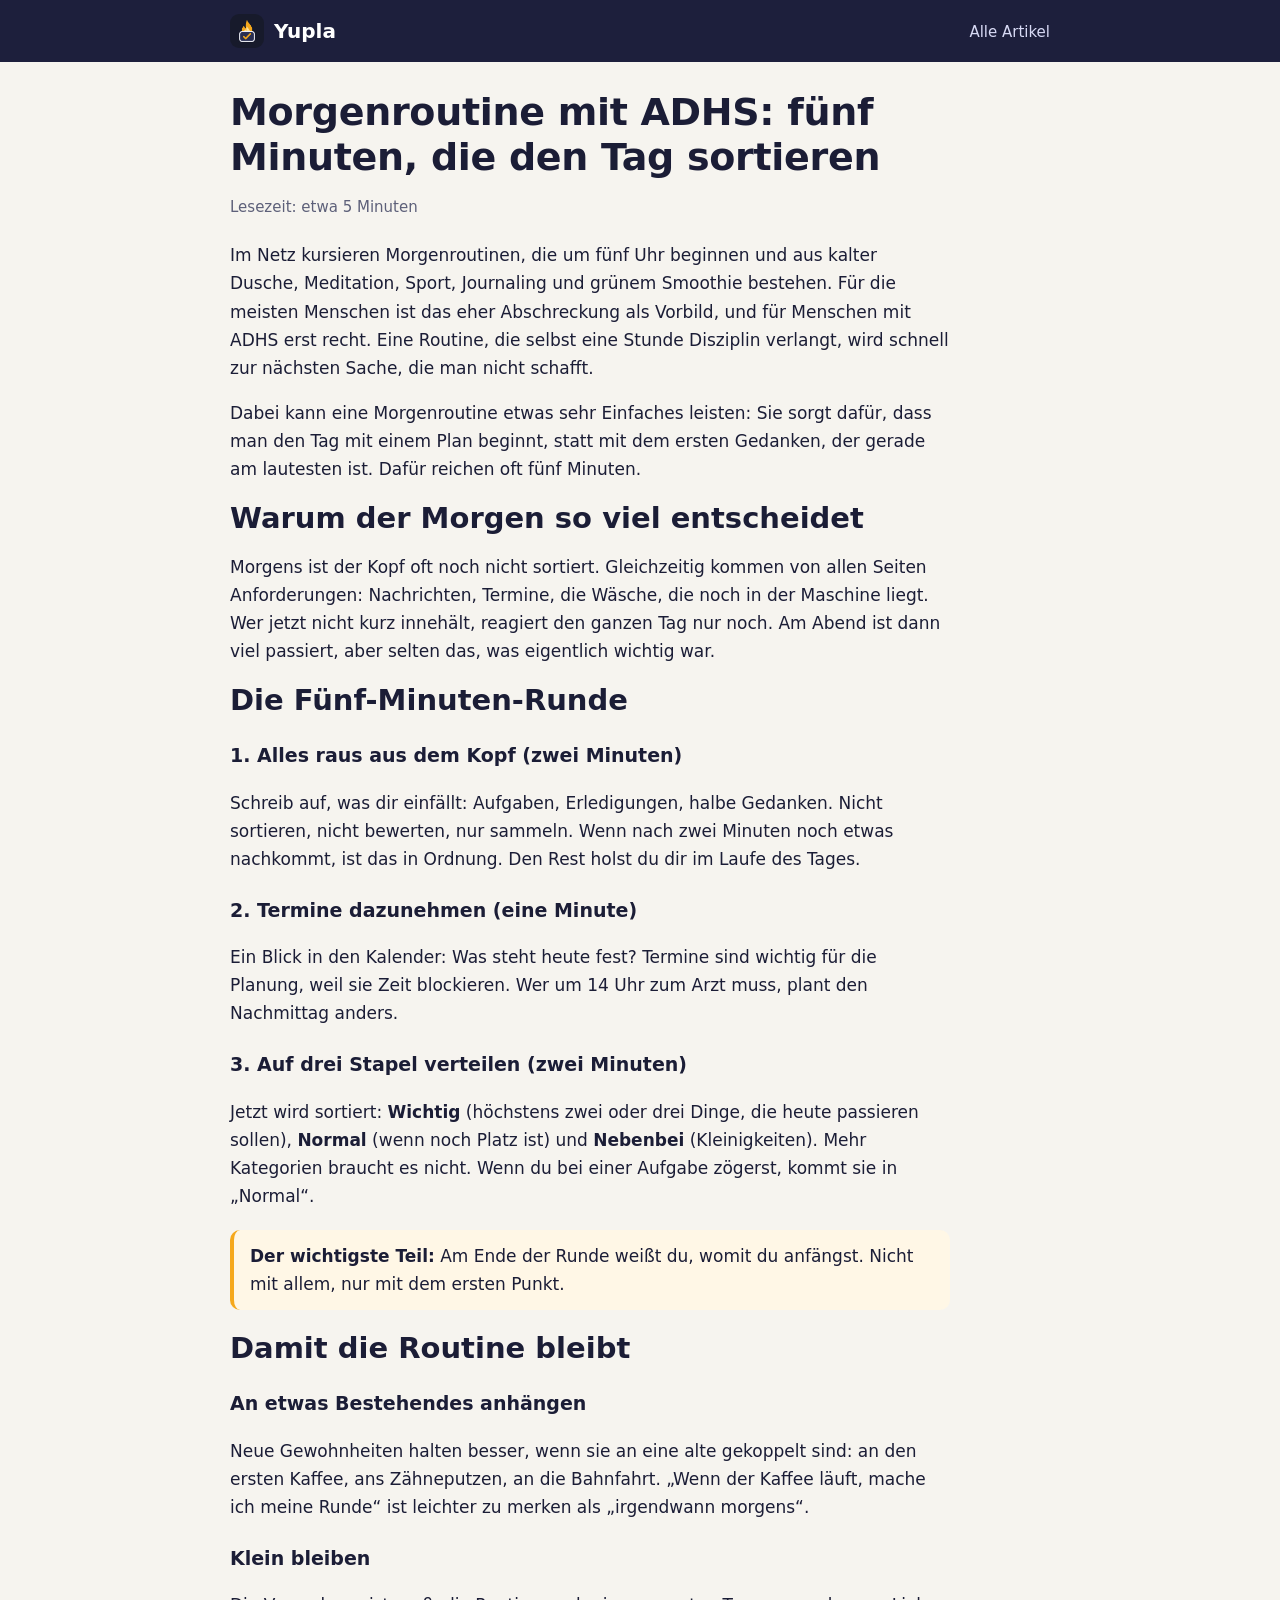
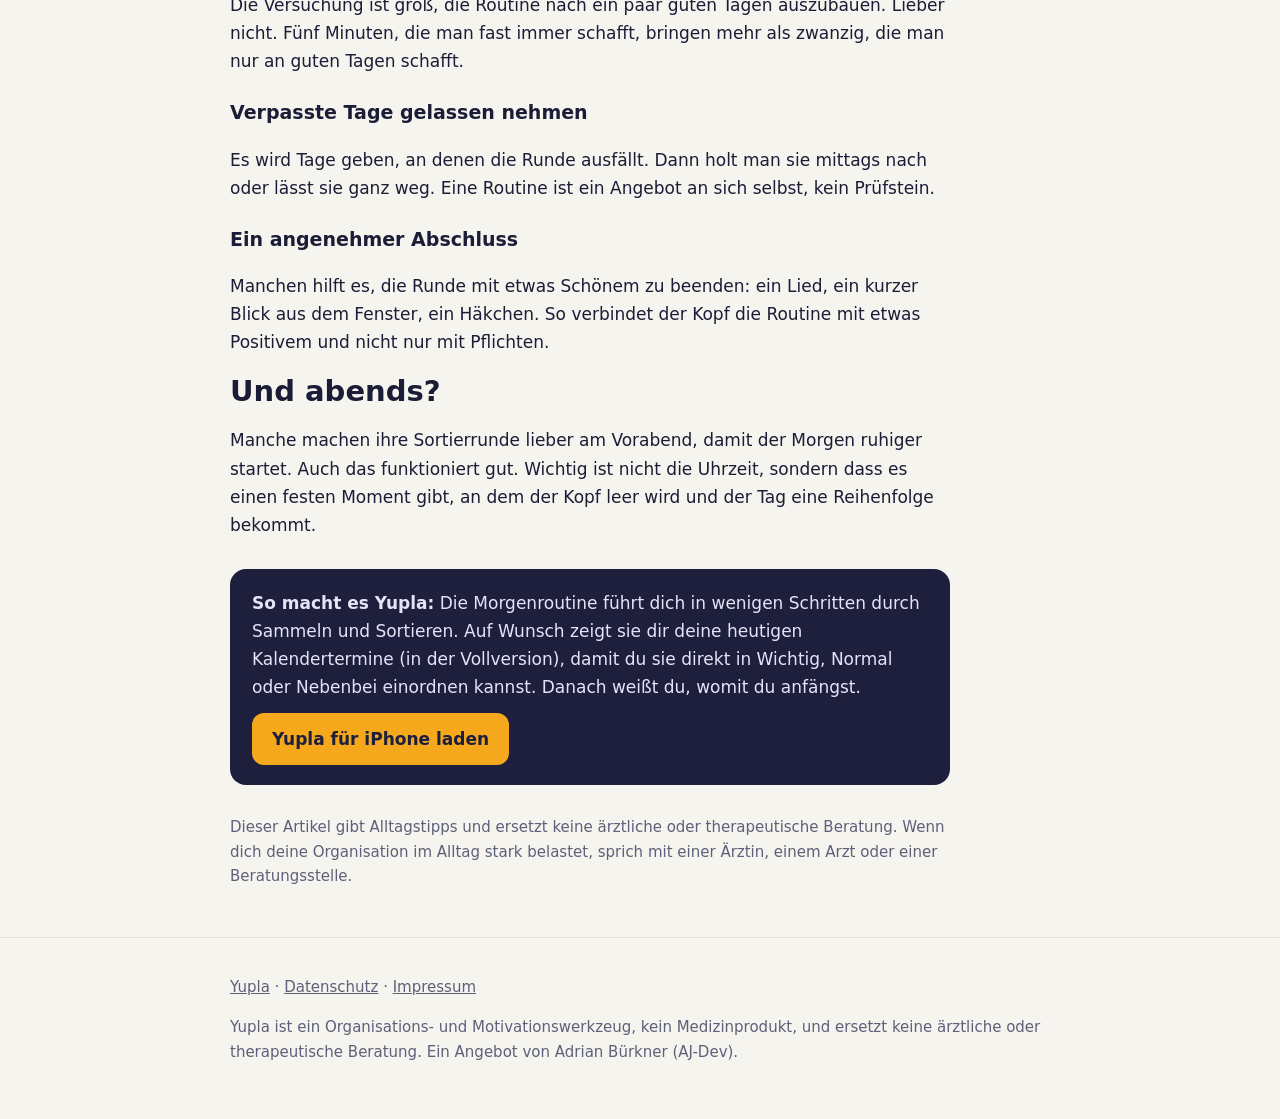
<file: artikel/morgenroutine-adhs.html>
<!doctype html>
<html lang="de">
<head>
<meta charset="utf-8">
<meta name="viewport" content="width=device-width,initial-scale=1">
<title>Morgenroutine mit ADHS: fünf Minuten, die den Tag sortieren – Yupla</title>
<meta name="description" content="Eine Morgenroutine muss nicht eine Stunde mit Meditation und Journaling sein. Fünf Minuten zum Sammeln und Sortieren reichen oft, damit der Tag nicht vom ersten lauten Gedanken bestimmt wird. So geht es Schritt für Schritt.">
<link rel="canonical" href="https://adjadevelop.github.io/gamifymynotes/artikel/morgenroutine-adhs.html">
<link rel="icon" href="../img/icon.png">
<meta property="og:type" content="article">
<meta property="og:title" content="Morgenroutine mit ADHS: fünf Minuten, die den Tag sortieren">
<meta property="og:description" content="Fünf Minuten zum Sammeln und Sortieren, bevor der Tag dich sortiert.">
<meta property="og:image" content="https://adjadevelop.github.io/gamifymynotes/img/og.png">
<link rel="stylesheet" href="../site.css">
<script type="application/ld+json">
{"@context": "https://schema.org", "@type": "Article", "headline": "Morgenroutine mit ADHS: fünf Minuten, die den Tag sortieren", "inLanguage": "de", "datePublished": "2026-10-22", "author": {"@type": "Organization", "name": "AJ-Dev"}, "publisher": {"@type": "Organization", "name": "AJ-Dev"}, "image": "https://adjadevelop.github.io/gamifymynotes/img/og.png", "mainEntityOfPage": "https://adjadevelop.github.io/gamifymynotes/artikel/morgenroutine-adhs.html"}
</script>
</head>
<body>
<header class="top"><div class="wrap">
 <a class="brand" href="../"><img src="../img/icon.png" alt="" width="34" height="34">Yupla</a>
 <nav><a href="../#artikel">Alle Artikel</a></nav>
</div></header>
<main class="wrap"><article>
<h1>Morgenroutine mit ADHS: fünf Minuten, die den Tag sortieren</h1>
<p class="meta">Lesezeit: etwa 5 Minuten</p>
<p>Im Netz kursieren Morgenroutinen, die um fünf Uhr beginnen und aus kalter Dusche, Meditation, Sport, Journaling und grünem Smoothie bestehen. Für die meisten Menschen ist das eher Abschreckung als Vorbild, und für Menschen mit ADHS erst recht. Eine Routine, die selbst eine Stunde Disziplin verlangt, wird schnell zur nächsten Sache, die man nicht schafft.</p>

<p>Dabei kann eine Morgenroutine etwas sehr Einfaches leisten: Sie sorgt dafür, dass man den Tag mit einem Plan beginnt, statt mit dem ersten Gedanken, der gerade am lautesten ist. Dafür reichen oft fünf Minuten.</p>

<h2>Warum der Morgen so viel entscheidet</h2>
<p>Morgens ist der Kopf oft noch nicht sortiert. Gleichzeitig kommen von allen Seiten Anforderungen: Nachrichten, Termine, die Wäsche, die noch in der Maschine liegt. Wer jetzt nicht kurz innehält, reagiert den ganzen Tag nur noch. Am Abend ist dann viel passiert, aber selten das, was eigentlich wichtig war.</p>

<h2>Die Fünf-Minuten-Runde</h2>

<h3>1. Alles raus aus dem Kopf (zwei Minuten)</h3>
<p>Schreib auf, was dir einfällt: Aufgaben, Erledigungen, halbe Gedanken. Nicht sortieren, nicht bewerten, nur sammeln. Wenn nach zwei Minuten noch etwas nachkommt, ist das in Ordnung. Den Rest holst du dir im Laufe des Tages.</p>

<h3>2. Termine dazunehmen (eine Minute)</h3>
<p>Ein Blick in den Kalender: Was steht heute fest? Termine sind wichtig für die Planung, weil sie Zeit blockieren. Wer um 14 Uhr zum Arzt muss, plant den Nachmittag anders.</p>

<h3>3. Auf drei Stapel verteilen (zwei Minuten)</h3>
<p>Jetzt wird sortiert: <b>Wichtig</b> (höchstens zwei oder drei Dinge, die heute passieren sollen), <b>Normal</b> (wenn noch Platz ist) und <b>Nebenbei</b> (Kleinigkeiten). Mehr Kategorien braucht es nicht. Wenn du bei einer Aufgabe zögerst, kommt sie in „Normal“.</p>

<div class="box"><b>Der wichtigste Teil:</b> Am Ende der Runde weißt du, womit du anfängst. Nicht mit allem, nur mit dem ersten Punkt.</div>

<h2>Damit die Routine bleibt</h2>

<h3>An etwas Bestehendes anhängen</h3>
<p>Neue Gewohnheiten halten besser, wenn sie an eine alte gekoppelt sind: an den ersten Kaffee, ans Zähneputzen, an die Bahnfahrt. „Wenn der Kaffee läuft, mache ich meine Runde“ ist leichter zu merken als „irgendwann morgens“.</p>

<h3>Klein bleiben</h3>
<p>Die Versuchung ist groß, die Routine nach ein paar guten Tagen auszubauen. Lieber nicht. Fünf Minuten, die man fast immer schafft, bringen mehr als zwanzig, die man nur an guten Tagen schafft.</p>

<h3>Verpasste Tage gelassen nehmen</h3>
<p>Es wird Tage geben, an denen die Runde ausfällt. Dann holt man sie mittags nach oder lässt sie ganz weg. Eine Routine ist ein Angebot an sich selbst, kein Prüfstein.</p>

<h3>Ein angenehmer Abschluss</h3>
<p>Manchen hilft es, die Runde mit etwas Schönem zu beenden: ein Lied, ein kurzer Blick aus dem Fenster, ein Häkchen. So verbindet der Kopf die Routine mit etwas Positivem und nicht nur mit Pflichten.</p>

<h2>Und abends?</h2>
<p>Manche machen ihre Sortierrunde lieber am Vorabend, damit der Morgen ruhiger startet. Auch das funktioniert gut. Wichtig ist nicht die Uhrzeit, sondern dass es einen festen Moment gibt, an dem der Kopf leer wird und der Tag eine Reihenfolge bekommt.</p>

<div class="cta">
 <p><b>So macht es Yupla:</b> Die Morgenroutine führt dich in wenigen Schritten durch Sammeln und Sortieren. Auf Wunsch zeigt sie dir deine heutigen Kalendertermine (in der Vollversion), damit du sie direkt in Wichtig, Normal oder Nebenbei einordnen kannst. Danach weißt du, womit du anfängst.</p>
 <a class="btn" href="https://apps.apple.com/app/id6822262464">Yupla für iPhone laden</a>
</div>

<p class="muted">Dieser Artikel gibt Alltagstipps und ersetzt keine ärztliche oder therapeutische Beratung. Wenn dich deine Organisation im Alltag stark belastet, sprich mit einer Ärztin, einem Arzt oder einer Beratungsstelle.</p>
</article></main>
<footer><div class="wrap">
 <p><a href="../">Yupla</a> · <a href="../datenschutz.html">Datenschutz</a> · <a href="../impressum.html">Impressum</a></p>
 <p>Yupla ist ein Organisations- und Motivationswerkzeug, kein Medizinprodukt, und ersetzt keine ärztliche oder therapeutische Beratung. Ein Angebot von Adrian Bürkner (AJ-Dev).</p>
</div></footer>
</body>
</html>
</file>
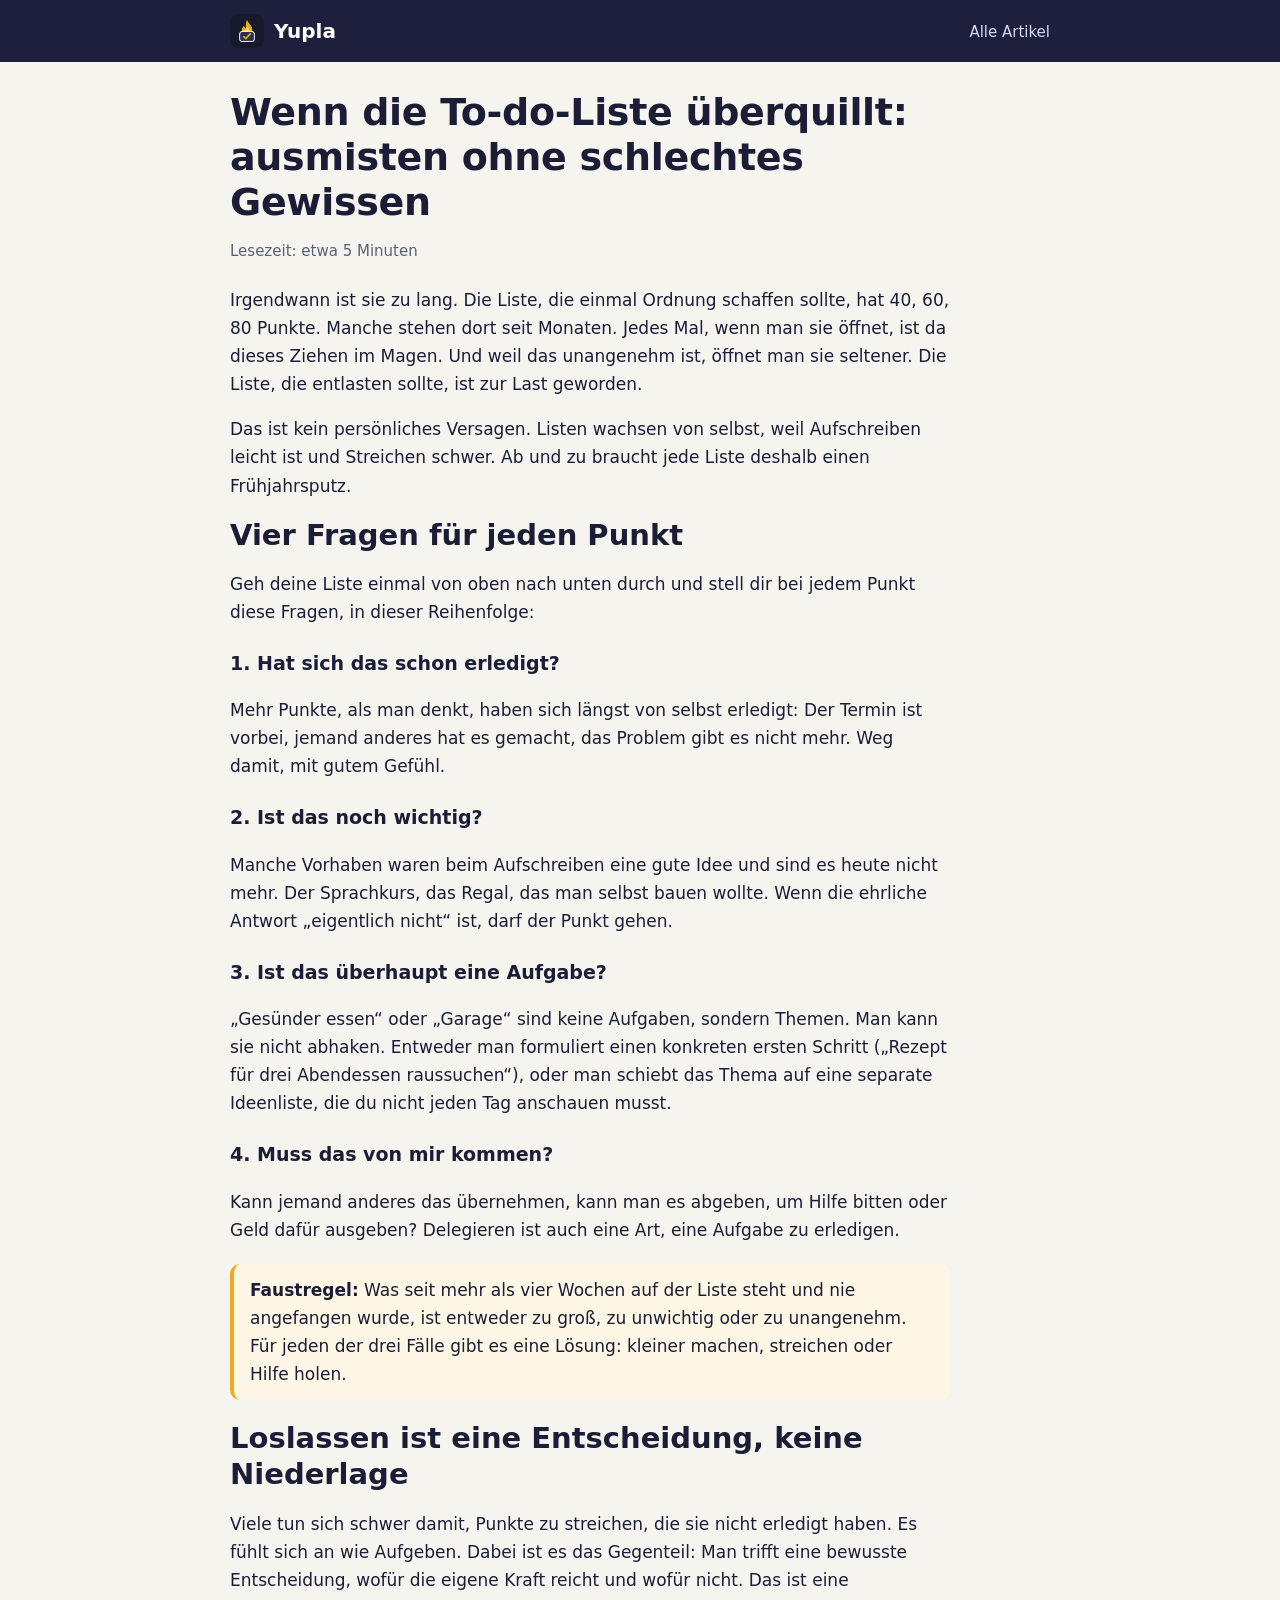
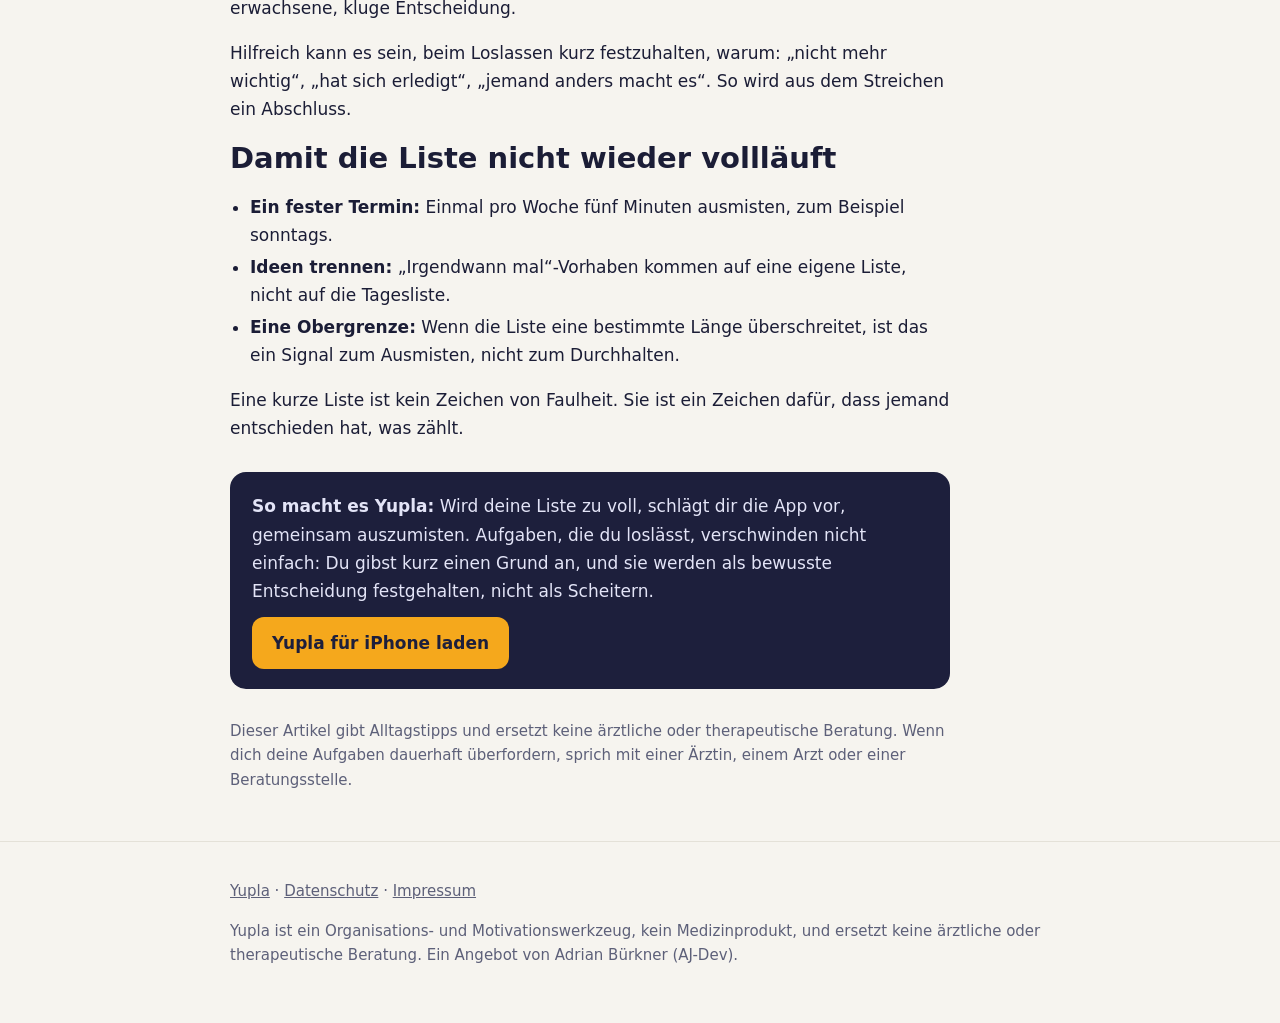
<file: artikel/volle-to-do-liste-ausmisten.html>
<!doctype html>
<html lang="de">
<head>
<meta charset="utf-8">
<meta name="viewport" content="width=device-width,initial-scale=1">
<title>Wenn die To-do-Liste überquillt: ausmisten ohne schlechtes Gewissen – Yupla</title>
<meta name="description" content="Eine Liste mit 60 offenen Punkten entlastet nicht, sie lähmt. Wie du deine To-do-Liste mit vier Fragen ausmistest, warum Loslassen keine Niederlage ist und wie du verhinderst, dass sie wieder vollläuft.">
<link rel="canonical" href="https://adjadevelop.github.io/gamifymynotes/artikel/volle-to-do-liste-ausmisten.html">
<link rel="icon" href="../img/icon.png">
<meta property="og:type" content="article">
<meta property="og:title" content="Wenn die To-do-Liste überquillt: ausmisten ohne schlechtes Gewissen">
<meta property="og:description" content="Vier Fragen, mit denen du deine Liste ausmistest, ohne dich schlecht zu fühlen.">
<meta property="og:image" content="https://adjadevelop.github.io/gamifymynotes/img/og.png">
<link rel="stylesheet" href="../site.css">
<script type="application/ld+json">
{"@context": "https://schema.org", "@type": "Article", "headline": "Wenn die To-do-Liste überquillt: ausmisten ohne schlechtes Gewissen", "inLanguage": "de", "datePublished": "2026-10-22", "author": {"@type": "Organization", "name": "AJ-Dev"}, "publisher": {"@type": "Organization", "name": "AJ-Dev"}, "image": "https://adjadevelop.github.io/gamifymynotes/img/og.png", "mainEntityOfPage": "https://adjadevelop.github.io/gamifymynotes/artikel/volle-to-do-liste-ausmisten.html"}
</script>
</head>
<body>
<header class="top"><div class="wrap">
 <a class="brand" href="../"><img src="../img/icon.png" alt="" width="34" height="34">Yupla</a>
 <nav><a href="../#artikel">Alle Artikel</a></nav>
</div></header>
<main class="wrap"><article>
<h1>Wenn die To-do-Liste überquillt: ausmisten ohne schlechtes Gewissen</h1>
<p class="meta">Lesezeit: etwa 5 Minuten</p>
<p>Irgendwann ist sie zu lang. Die Liste, die einmal Ordnung schaffen sollte, hat 40, 60, 80 Punkte. Manche stehen dort seit Monaten. Jedes Mal, wenn man sie öffnet, ist da dieses Ziehen im Magen. Und weil das unangenehm ist, öffnet man sie seltener. Die Liste, die entlasten sollte, ist zur Last geworden.</p>

<p>Das ist kein persönliches Versagen. Listen wachsen von selbst, weil Aufschreiben leicht ist und Streichen schwer. Ab und zu braucht jede Liste deshalb einen Frühjahrsputz.</p>

<h2>Vier Fragen für jeden Punkt</h2>
<p>Geh deine Liste einmal von oben nach unten durch und stell dir bei jedem Punkt diese Fragen, in dieser Reihenfolge:</p>

<h3>1. Hat sich das schon erledigt?</h3>
<p>Mehr Punkte, als man denkt, haben sich längst von selbst erledigt: Der Termin ist vorbei, jemand anderes hat es gemacht, das Problem gibt es nicht mehr. Weg damit, mit gutem Gefühl.</p>

<h3>2. Ist das noch wichtig?</h3>
<p>Manche Vorhaben waren beim Aufschreiben eine gute Idee und sind es heute nicht mehr. Der Sprachkurs, das Regal, das man selbst bauen wollte. Wenn die ehrliche Antwort „eigentlich nicht“ ist, darf der Punkt gehen.</p>

<h3>3. Ist das überhaupt eine Aufgabe?</h3>
<p>„Gesünder essen“ oder „Garage“ sind keine Aufgaben, sondern Themen. Man kann sie nicht abhaken. Entweder man formuliert einen konkreten ersten Schritt („Rezept für drei Abendessen raussuchen“), oder man schiebt das Thema auf eine separate Ideenliste, die du nicht jeden Tag anschauen musst.</p>

<h3>4. Muss das von mir kommen?</h3>
<p>Kann jemand anderes das übernehmen, kann man es abgeben, um Hilfe bitten oder Geld dafür ausgeben? Delegieren ist auch eine Art, eine Aufgabe zu erledigen.</p>

<div class="box"><b>Faustregel:</b> Was seit mehr als vier Wochen auf der Liste steht und nie angefangen wurde, ist entweder zu groß, zu unwichtig oder zu unangenehm. Für jeden der drei Fälle gibt es eine Lösung: kleiner machen, streichen oder Hilfe holen.</div>

<h2>Loslassen ist eine Entscheidung, keine Niederlage</h2>
<p>Viele tun sich schwer damit, Punkte zu streichen, die sie nicht erledigt haben. Es fühlt sich an wie Aufgeben. Dabei ist es das Gegenteil: Man trifft eine bewusste Entscheidung, wofür die eigene Kraft reicht und wofür nicht. Das ist eine erwachsene, kluge Entscheidung.</p>
<p>Hilfreich kann es sein, beim Loslassen kurz festzuhalten, warum: „nicht mehr wichtig“, „hat sich erledigt“, „jemand anders macht es“. So wird aus dem Streichen ein Abschluss.</p>

<h2>Damit die Liste nicht wieder vollläuft</h2>
<ul class="plain">
 <li><b>Ein fester Termin:</b> Einmal pro Woche fünf Minuten ausmisten, zum Beispiel sonntags.</li>
 <li><b>Ideen trennen:</b> „Irgendwann mal“-Vorhaben kommen auf eine eigene Liste, nicht auf die Tagesliste.</li>
 <li><b>Eine Obergrenze:</b> Wenn die Liste eine bestimmte Länge überschreitet, ist das ein Signal zum Ausmisten, nicht zum Durchhalten.</li>
</ul>

<p>Eine kurze Liste ist kein Zeichen von Faulheit. Sie ist ein Zeichen dafür, dass jemand entschieden hat, was zählt.</p>

<div class="cta">
 <p><b>So macht es Yupla:</b> Wird deine Liste zu voll, schlägt dir die App vor, gemeinsam auszumisten. Aufgaben, die du loslässt, verschwinden nicht einfach: Du gibst kurz einen Grund an, und sie werden als bewusste Entscheidung festgehalten, nicht als Scheitern.</p>
 <a class="btn" href="https://apps.apple.com/app/id6822262464">Yupla für iPhone laden</a>
</div>

<p class="muted">Dieser Artikel gibt Alltagstipps und ersetzt keine ärztliche oder therapeutische Beratung. Wenn dich deine Aufgaben dauerhaft überfordern, sprich mit einer Ärztin, einem Arzt oder einer Beratungsstelle.</p>
</article></main>
<footer><div class="wrap">
 <p><a href="../">Yupla</a> · <a href="../datenschutz.html">Datenschutz</a> · <a href="../impressum.html">Impressum</a></p>
 <p>Yupla ist ein Organisations- und Motivationswerkzeug, kein Medizinprodukt, und ersetzt keine ärztliche oder therapeutische Beratung. Ein Angebot von Adrian Bürkner (AJ-Dev).</p>
</div></footer>
</body>
</html>
</file>
<file: site.css>
:root{--ink:#1b1d36;--muted:#5d6079;--bg:#f6f4ef;--card:#ffffff;--line:#e4e1d8;--gold:#f5a81c;--gold-d:#b86f00;--navy:#1d1f3c;--navy2:#2c2f63}
*{box-sizing:border-box}
html{-webkit-text-size-adjust:100%}
body{margin:0;background:var(--bg);color:var(--ink);font:17px/1.65 system-ui,-apple-system,"Segoe UI",Roboto,sans-serif}
a{color:var(--gold-d)}
a:hover{color:var(--navy)}
.wrap{max-width:860px;margin:0 auto;padding:0 20px}
.top{background:var(--navy);color:#fff}
.top .wrap{display:flex;align-items:center;justify-content:space-between;gap:12px;padding:14px 20px}
.brand{display:flex;align-items:center;gap:10px;color:#fff;text-decoration:none;font-weight:800;font-size:20px}
.brand img{width:34px;height:34px;border-radius:9px}
.top nav a{color:#d8daf5;text-decoration:none;font-size:15px;margin-left:16px}
.top nav a:hover{color:#fff}
.hero{background:linear-gradient(160deg,var(--navy) 0%,var(--navy2) 100%);color:#fff;padding:44px 0 56px}
.hero h1{font-size:clamp(30px,5.4vw,46px);line-height:1.12;margin:0 0 14px;letter-spacing:-.5px}
.hero h1 em{font-style:normal;color:var(--gold)}
.hero p.lead{font-size:clamp(17px,2.4vw,20px);color:#e3e4f7;max-width:640px;margin:0 0 24px}
.btns{display:flex;flex-wrap:wrap;gap:12px;align-items:center}
.btn{display:inline-block;background:var(--gold);color:var(--navy);font-weight:700;text-decoration:none;padding:12px 20px;border-radius:12px}
.btn:hover{background:#ffbb3d;color:var(--navy)}
.btn.ghost{background:transparent;color:#fff;border:1.5px solid #8f92c4}
.note{font-size:14px;color:#c4c6e8;margin-top:12px}
.shots{display:flex;gap:14px;overflow-x:auto;padding:28px 0 6px;scroll-snap-type:x mandatory}
.shots img{width:190px;height:auto;border-radius:16px;box-shadow:0 10px 28px rgba(0,0,0,.35);scroll-snap-align:start;flex:0 0 auto}
main section{padding:34px 0 8px}
h2{font-size:clamp(23px,3.4vw,29px);line-height:1.25;margin:0 0 14px}
h3{font-size:19px;margin:22px 0 6px}
.steps{display:grid;grid-template-columns:repeat(auto-fit,minmax(190px,1fr));gap:14px;padding:0;margin:0;list-style:none;counter-reset:s}
.steps li{background:var(--card);border:1px solid var(--line);border-radius:14px;padding:16px 16px 14px;counter-increment:s}
.steps li::before{content:counter(s);display:inline-grid;place-items:center;width:28px;height:28px;border-radius:50%;background:var(--gold);color:var(--navy);font-weight:800;margin-bottom:6px}
.steps b{display:block;margin-bottom:2px}
.grid{display:grid;grid-template-columns:repeat(auto-fit,minmax(240px,1fr));gap:14px}
.card{background:var(--card);border:1px solid var(--line);border-radius:14px;padding:16px 18px}
.card h3{margin-top:0}
ul.plain{padding-left:20px}ul.plain li{margin:4px 0}
details{background:var(--card);border:1px solid var(--line);border-radius:12px;padding:12px 16px;margin:10px 0}
summary{font-weight:700;cursor:pointer}
details p{margin:8px 0 2px}
.muted{color:var(--muted);font-size:15px}
.art-list a{display:block;background:var(--card);border:1px solid var(--line);border-radius:12px;padding:14px 16px;margin:10px 0;text-decoration:none;color:var(--ink)}
.art-list a span{display:block;color:var(--muted);font-size:15px}
.art-list a:hover{border-color:var(--gold)}
article{max-width:720px}
article h1{font-size:clamp(28px,4.6vw,38px);line-height:1.18;margin:28px 0 10px;letter-spacing:-.3px}
article .meta{color:var(--muted);font-size:15px;margin-bottom:22px}
article .box{background:#fff7e6;border-left:4px solid var(--gold);border-radius:10px;padding:12px 16px;margin:20px 0}
article .cta{background:var(--navy);color:#fff;border-radius:16px;padding:20px 22px;margin:30px 0}
article .cta p{margin:0 0 12px;color:#e3e4f7}
footer{margin-top:48px;border-top:1px solid var(--line);padding:22px 0 40px;font-size:15px;color:var(--muted)}
footer a{color:var(--muted)}
.en{border-top:2px solid var(--line);margin-top:40px}
@media (prefers-color-scheme:dark){
 :root{--ink:#ecebf7;--muted:#a7a9c6;--bg:#14152a;--card:#1d1f3c;--line:#2e3160}
 a{color:var(--gold)} article .box{background:#2a2540}
}
</file>
